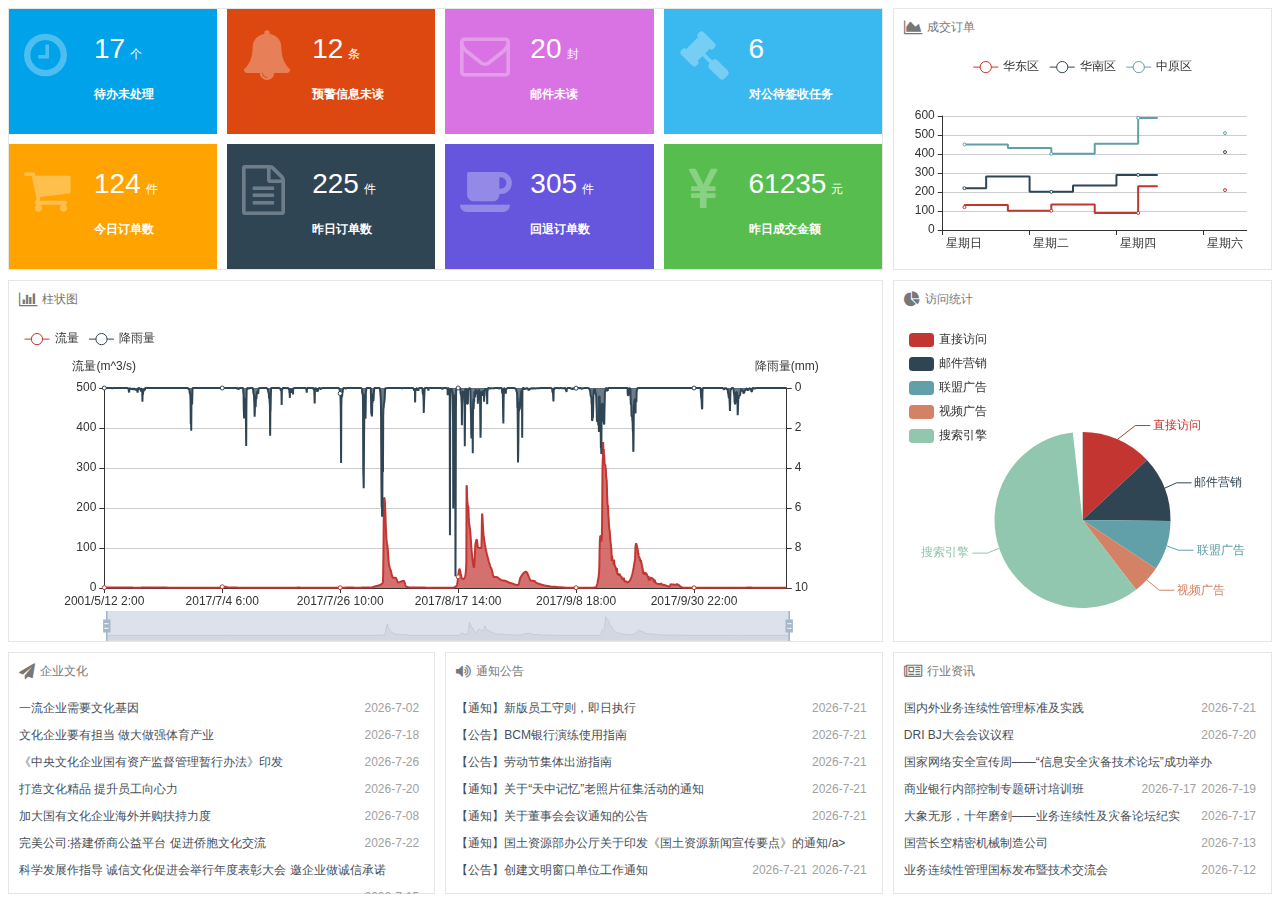
<file: dashboard.html>
﻿<!DOCTYPE html>
<html>
<head>
    <meta charset="utf-8">
    <meta http-equiv="X-UA-Compatible" content="IE=edge">
    <title>后台管理系统</title>
    <meta content="width=device-width, initial-scale=1, maximum-scale=1, user-scalable=no" name="viewport">
    <link rel="stylesheet" href="assets/css/font-awesome.min.css">
    <link rel="stylesheet" href="assets/css/dashboard.css">
    
</head>
<body>
    <div id="areascontent">
        <div class="rows" style="margin-bottom: 0.8%; overflow: hidden;">
            <div style="float: left; width: 69.2%;">
                <div class="panel-box" style="height: 100%; overflow: hidden;">
                    <div class="dashboard-stats">
                        <div class="dashboard-stats-item" style="background-color:#00A2E9;">
                            <div class="stat-icon">
                                <i class="fa fa-clock-o"></i>
                            </div>
                            <h2 class="m-top-none">17<span>个</span></h2>
                            <h5>待办未处理</h5>
                        </div>
                    </div>
                    <div class="dashboard-stats">
                        <div class="dashboard-stats-item" style="background-color:#DD4810;">
                            <h2 class="m-top-none">12<span>条</span></h2>
                            <h5>预警信息未读</h5>
                            <div class="stat-icon">
                                <i class="fa fa-bell"></i>
                            </div>
                        </div>
                    </div>
                    <div class="dashboard-stats">
                        <div class="dashboard-stats-item" style="background-color:#D972E3;">
                            <h2 class="m-top-none">20<span>封</span></h2>
                            <h5>邮件未读</h5>
                            <div class="stat-icon">
                                <i class="fa fa-envelope-o"></i>
                            </div>
                        </div>
                    </div>
                    <div class="dashboard-stats">
                        <div class="dashboard-stats-item" style="background-color:#3AB9F1; margin-right: 0px;">
                            <h2 class="m-top-none">6</h2>
                            <h5>对公待签收任务</h5>
                            <div class="stat-icon">
                                <i class="fa fa-gavel"></i>
                            </div>
                        </div>
                    </div>
                    <div class="dashboard-stats">
                        <div class="dashboard-stats-item" style="background-color:#FFA300; margin-bottom: 0px;">
                            <h2 class="m-top-none">124<span>件</span></h2>
                            <h5>今日订单数</h5>
                            <div class="stat-icon">
                                <i class="fa fa-shopping-cart"></i>
                            </div>
                        </div>
                    </div>
                    <div class="dashboard-stats">
                        <div class="dashboard-stats-item" style="background-color:#2F4554; margin-bottom: 0px;">
                            <h2 class="m-top-none">225<span>件</span></h2>
                            <h5>昨日订单数</h5>
                            <div class="stat-icon">
                                <i class="fa fa-file-text-o"></i>
                            </div>
                        </div>
                    </div>
                    <div class="dashboard-stats">
                        <div class="dashboard-stats-item" style="background-color:#6656DD; margin-bottom: 0px;">
                            <h2 class="m-top-none">305<span>件</span></h2>
                            <h5>回退订单数</h5>
                            <div class="stat-icon">
                                <i class="fa fa-coffee"></i>
                            </div>
                        </div>
                    </div>
                    <div class="dashboard-stats">
                        <div class="dashboard-stats-item" style="background-color:#56BD4E; margin-right: 0px; margin-bottom: 0px;">
                            <h2 class="m-top-none">61235<span>元</span></h2>
                            <h5>昨日成交金额</h5>
                            <div class="stat-icon">
                                <i class="fa fa-rmb" style="padding-left: 10px;"></i>
                            </div>
                        </div>
                    </div>
                </div>
            </div>
            <div style="float: right; width: 30%;">
                <div class="panel-box" style="height:260px;">
                    <div class="panel panel-default">
                        <div class="panel-heading"><i class="fa fa-area-chart fa-lg" style="padding-right: 5px;"></i>成交订单</div>
                        <div class="panel-body">
                            <div id="Canvas2" style="height: 200px; width: 100%;"></div>
                        </div>
                    </div>
                </div>
            </div>
        </div>
        <div class="rows" style="margin-bottom: 0.8%; overflow: hidden;">
            <div style="float: left; width: 69.2%;">
                <div class="panel-box" style="height:360px;">
                    <div class="panel panel-default">
                        <div class="panel-heading"><i class="fa fa-bar-chart fa-lg" style="padding-right: 5px;"></i>柱状图</div>
                        <div class="panel-body">
                            <div id="Canvas3" style="height:320px; width: 100%;"></div>
                        </div>
                    </div>
                </div>
            </div>
            <div style="float: right; width: 30%;">
                <div class="panel-box" style="height:360px;">
                    <div class="panel panel-default">
                        <div class="panel-heading"><i class="fa fa-pie-chart fa-lg" style="padding-right: 5px;"></i>访问统计</div>
                        <div class="panel-body">
                            <div id="chart-panel" style="height:320px;width: 100%;"></div>
                        </div>
                    </div>
                </div>
                
            </div>
        </div>

        <div class="rows" style="overflow: hidden;">
            <div style="float: left; width: 33.8%; margin-right: 0.8%;">
                <div class="panel-box" style="height: 240px;">
                    <div class="panel panel-default">
                        <div class="panel-heading"><i class="fa fa-send fa-lg" style="padding-right: 5px;"></i>企业文化</div>
                        <div class="panel-body">
                            <ul>
                                <li><a href="javascript:;" target="_blank">
                                一流企业需要文化基因</a><span class="time"><i class="Years">2017-4</i>-02</span></li>
                                <li><a href="javascript:;" target="_blank">文化企业要有担当 做大做强体育产业</a><span class="time"><i class="Years">2017-4</i>-18</span></li>
                                <li><a href="javascript:;" target="_blank">《中央文化企业国有资产监督管理暂行办法》印发</a><span class="time"><i class="Years">2017-4</i>-26</span></li>
                                <li><a href="javascript:;" target="_blank">打造文化精品 提升员工向心力</a><span class="time"><i class="Years">2017-4</i>-20</span></li>
                                <li><a href="javascript:;" target="_blank">加大国有文化企业海外并购扶持力度</a><span class="time"><i class="Years">2017-4</i>-08</span></li>
                                <li><a href="javascript:;" target="_blank">完美公司:搭建侨商公益平台 促进侨胞文化交流</a><span class="time"><i class="Years">2017-4</i>-22</span></li>
                                <li><a href="javascript:;" target="_blank">科学发展作指导 诚信文化促进会举行年度表彰大会 邀企业做诚信承诺</a><span class="time"><i class="Years">2017-4</i>-15</span></li>
                            </ul>
                        </div>
                    </div>
                </div>
            </div>
            <div style="float: left; width: 34.6%; margin-right: 0.8%;">
                <div class="panel-box" style="height: 240px;">
                    <div class="panel panel-default">
                        <div class="panel-heading"><i class="fa fa-volume-up fa-lg" style="padding-right: 5px;"></i>通知公告</div>
                        <div class="panel-body">
                            <ul>
                                <li><a href="javascript:;" target="_blank">【通知】新版员工守则，即日执行</a><span class="time"><i class="Years">2017-4</i>-21</span></li>
                                <li><a href="javascript:;" target="_blank">【公告】BCM银行演练使用指南</a><span class="time"><i class="Years">2017-4</i>-21</span></li>
                                <li><a href="javascript:;" target="_blank">【公告】劳动节集体出游指南</a><span class="time"><i class="Years">2017-4</i>-21</span></li>
                                <li><a href="javascript:;" target="_blank">【通知】关于“天中记忆”老照片征集活动的通知</a><span class="time"><i class="Years">2017-4</i>-21</span></li>
                                <li><a href="javascript:;" target="_blank">【通知】关于董事会会议通知的公告</a><span class="time"><i class="Years">2017-4</i>-21</span></li>
                                <li><a href="javascript:;" target="_blank">【通知】国土资源部办公厅关于印发《国土资源新闻宣传要点》的通知/a><span class="time"><i class="Years">2017-4</i>-21</span></li>
                                <li><a href="javascript:;" target="_blank">【公告】创建文明窗口单位工作通知</a><span class="time"><i class="Years">2017-4</i>-21</span></li>
                            </ul>
                        </div>
                    </div>
                </div>
            </div>
            <div style="float: right; width: 30%;">
                <div class="panel-box" style="height: 240px;">
                    <div class="panel panel-default">
                        <div class="panel-heading"><i class="fa fa-newspaper-o fa-lg" style="padding-right: 5px;"></i>行业资讯</div>
                        <div class="panel-body">
                            <ul>
                                <li><a href="javascript:;" target="_blank">国内外业务连续性管理标准及实践</a><span class="time"><i class="Years">2017-4</i>-21</span></li>
                                <li><a href="javascript:;" target="_blank">DRI BJ大会会议议程</a><span class="time"><i class="Years">2017-4</i>-20</span></li>
                                <li><a href="javascript:;" target="_blank">国家网络安全宣传周——“信息安全灾备技术论坛”成功举办</a><span class="time"><i class="Years">2017-4</i>-19</span></li>
                                <li><a href="javascript:;" target="_blank">商业银行内部控制专题研讨培训班</a><span class="time"><i class="Years">2017-4</i>-17</span></li>
                                <li><a href="javascript:;" target="_blank">大象无形，十年磨剑——业务连续性及灾备论坛纪实</a><span class="time"><i class="Years">2017-4</i>-17</span></li>
                                <li><a href="javascript:;" target="_blank">国营长空精密机械制造公司</a><span class="time"><i class="Years">2017-4</i>-13</span></li>
                                <li><a href="javascript:;" target="_blank">业务连续性管理国标发布暨技术交流会</a><span class="time"><i class="Years">2017-4</i>-12</span></li>
                            </ul>
                        </div>
                    </div>
                </div>
            </div>
        </div>
    </div>


<script src="assets/js/jquery2.1.1.js" type="text/javascript"></script>
<script src="assets/js/echarts.min.js"></script>
<script src="assets/js/charts/Chart.js"></script>
<script src="assets/js/dashboard.js"></script>

</body>
</html>
</file>
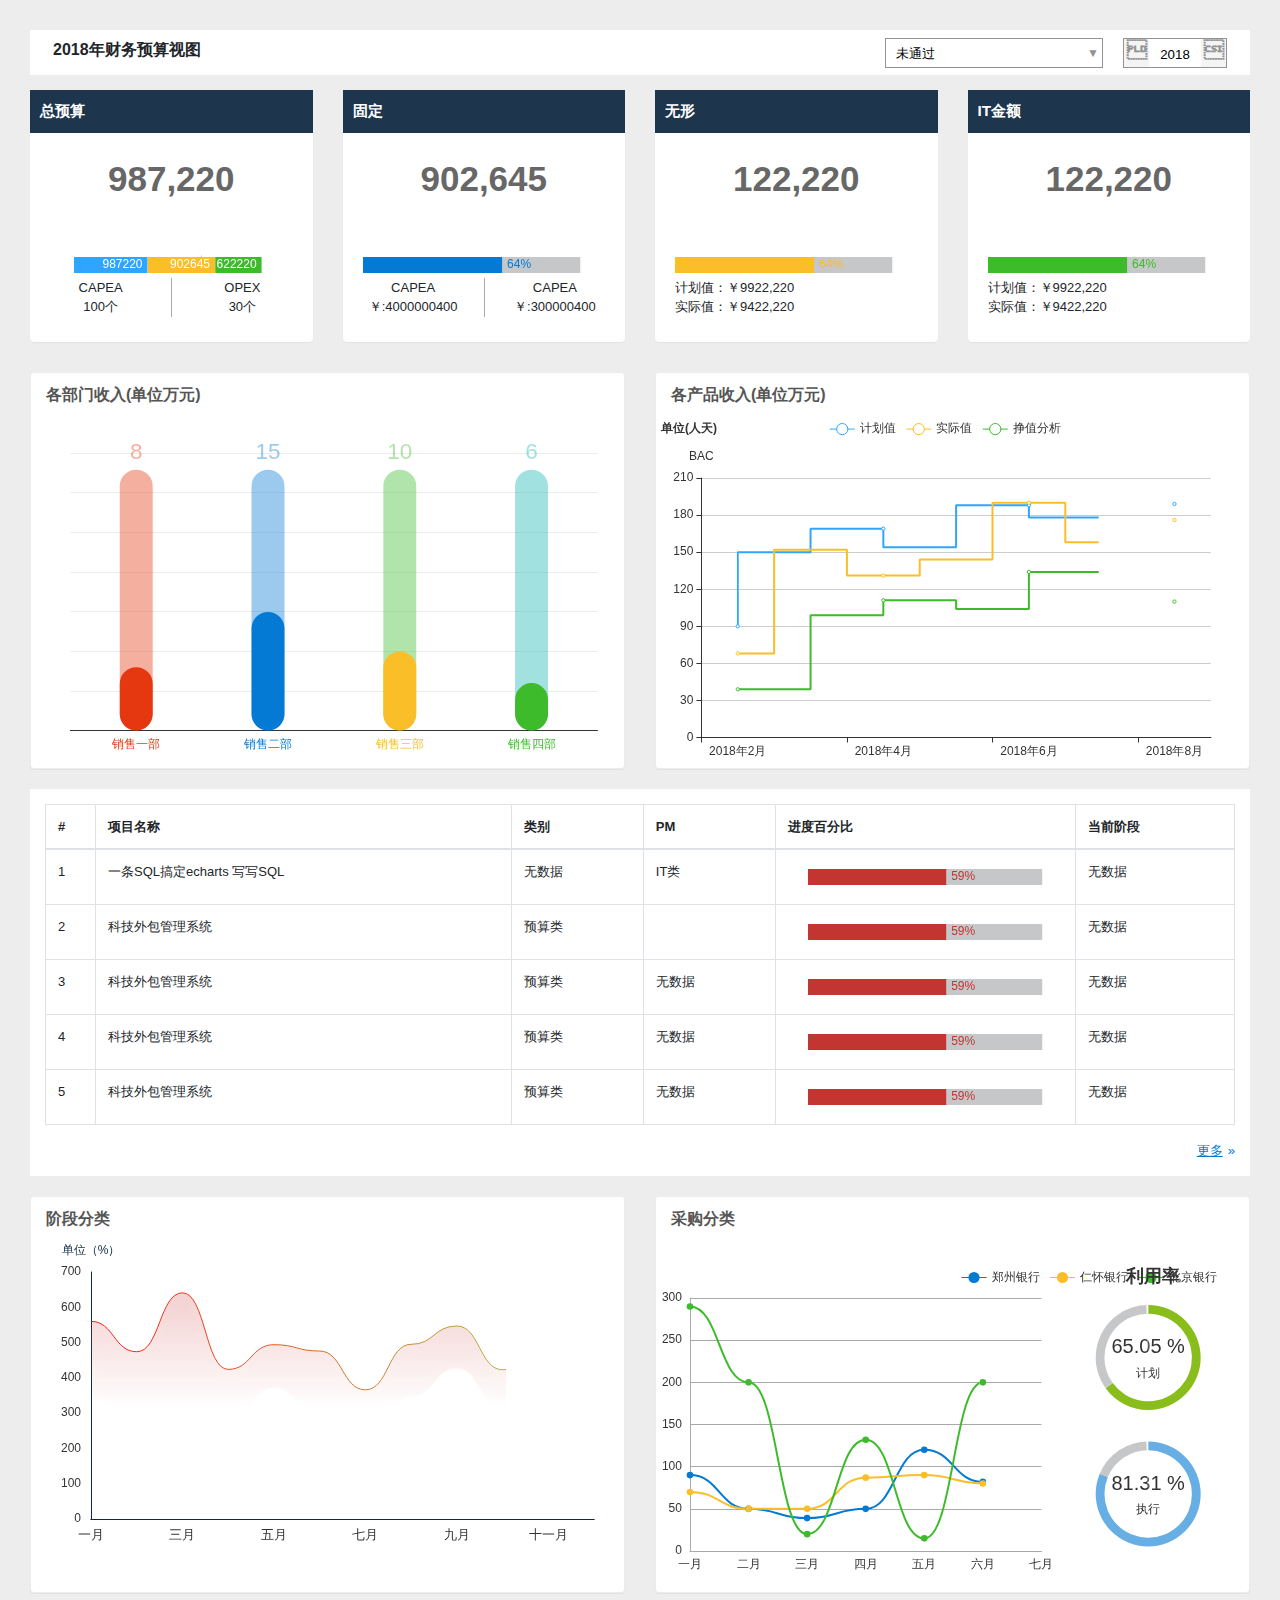
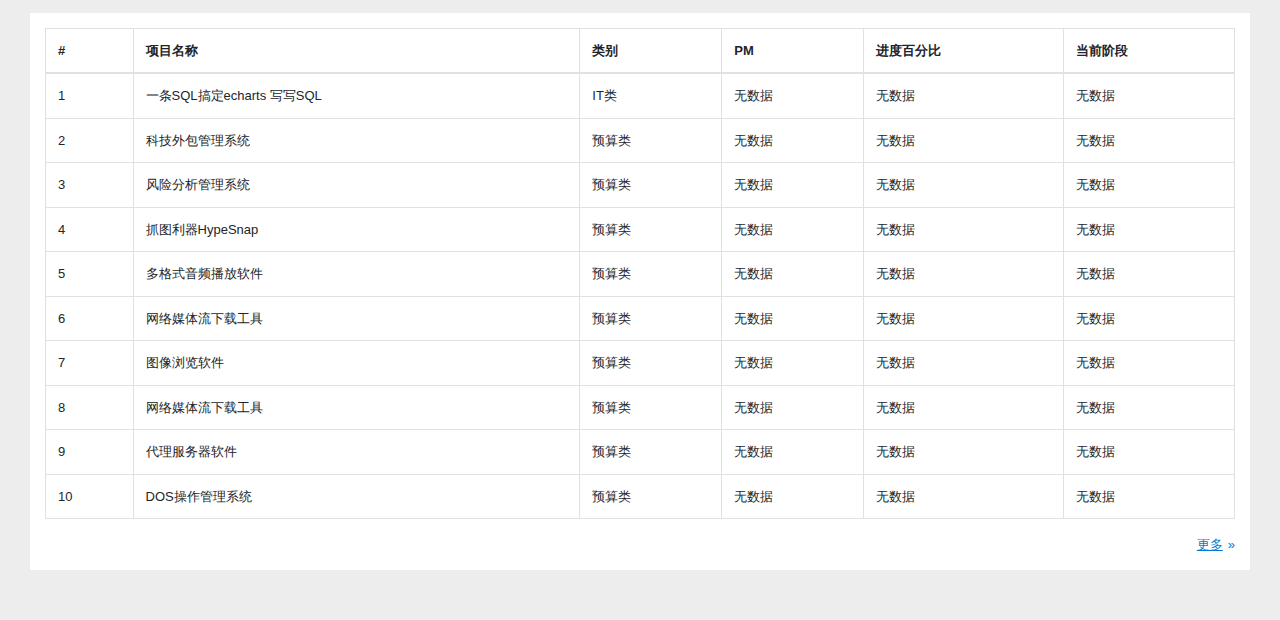
<file: kanban.html>
﻿<!DOCTYPE html>
<html xmlns="http://www.w3.org/1999/xhtml">

<head>
    <meta charset="utf-8" />
    <meta name="viewport" content="width=device-width, initial-scale=1.0" />
	<meta content="" name="description" />
    <meta content="webthemez" name="author" />
    <title>视图看板</title>
    <link href="assets/css/grid.css" rel="stylesheet" />
    <link rel="stylesheet" href="assets/css/kanban.css">
</head>

<body>
<div id="51vui-View">
	<div id="page-51vui-View">
        <div id="page-inner">
            <!-- 头部 -->
            <div class="row ">
                <div class="headerBar">
                    <div class="col-md-6 col-sm-12 col-xs-12">
                        <h3 class="h3">2018年财务预算视图</h3>
                    </div>
                    <div class="col-md-6 col-sm-12 col-xs-12">
                        <div class="years">
                            <input type="text" class="spinnerExample"/>
                        </div>
                        <div class="profile">
                            <div class="filter-box">
                                <div class="filter-text">
                                    <input class="filter-title" type="text" readonly placeholder="pleace select" />
                                    <i class="icon icon-filter-arrow"></i>
                                </div>
                                <select name="filter">
                                    <option value="new" disabled>禁用效果</option>
                                    <option value="unaudited">未审核</option>
                                    <option value="nothrough" selected>未通过</option>
                                    <option value="audit">正在审核</option>
                                    <option value="audited">已审核</option>
                                    <option value="passed">已通过</option>
                                    <option value="1">酷设网</option>
                                    <option value="2">酷设网A</option>
                                    <option value="3">酷设网B</option>
                                    <option value="4">酷设网C</option>
                                    <option value="5">酷设网S</option>
                                    <option value="6">酷设网D</option>
                                </select>
                            </div>
                        </div>
                    </div>
                </div>
            </div>
            <!-- //头部 -->

            <!-- 总预算 -->
            <div class="row">
                <div class="col-md-3 col-sm-12 col-xs-12">
				    <div class="board">
                        <div class="panel panel-primary">
                            <h3 class="panel-title">总预算</h3> 
                            <div class="number">
                                <h3>987,220</h3>
                            </div>
                            <div id="budget"></div>
                            <div class="indicateNum">
                                <div class="rows">
                                    CAPEA<br/>
                                    100个
                                </div>
                                <div class="rows line">
                                    OPEX<br/>
                                    30个
                                </div>
                            </div>
                        </div>
					</div>
                </div>

                <div class="col-md-3 col-sm-12 col-xs-12">
                    <div class="board">
                        <div class="panel panel-primary">
                            <h3 class="panel-title">固定</h3> 
                            <div class="number">
                                <h3>902,645</h3>
                            </div>
                            <div id="fixation"></div>
                            <div class="indicateNum">
                                <div class="rows">
                                    CAPEA<br/>
                                    ￥:4000000400
                                </div>
                                <div class="rows line">
                                    CAPEA<br/>
                                    ￥:300000400
                                </div>
                            </div>
                        </div>
					</div>
                </div>

                <div class="col-md-3 col-sm-12 col-xs-12">
					<div class="board">
                        <div class="panel panel-primary">
                            <h3 class="panel-title">无形</h3> 
                            <div class="number">
                                <h3>122,220</h3>
                            </div>
                            <div id="invisible"></div>
                            <div class="indicateNum pad20p">
                                <div>计划值：￥9922,220</div>
                                <div>实际值：￥9422,220 </div>
                            </div>
                        </div>
					</div>
                </div>

                <div class="col-md-3 col-sm-12 col-xs-12">
                    <div class="board">
                        <div class="panel panel-primary">
                            <h3 class="panel-title">IT金额</h3> 
                            <div class="number">
                                <h3>122,220</h3>
                            </div>
                            <div id="itsum"></div>
                            <div class="indicateNum pad20p">
                                <div>计划值：￥9922,220</div>
                                <div>实际值：￥9422,220 </div>
                            </div>
                        </div>
                    </div>
                </div>
            </div>
            <!-- //总预算 -->

            <!-- 类别 -->
            <div class="row">
                <div class="col-sm-6 col-xs-12">  
                    <div class="panel panel-default chartJs">
                        <div class="panel-heading">
                            <div class="card-title">
                                <div class="title">各部门收入(单位万元)</div>
                            </div>
                        </div>
                        <div class="panel-body">
                            <span id="chartWork" class="chart" style="width:100%;height:350px;"></span>
                        </div>
                    </div>
                </div>
                <div class="col-sm-6 col-xs-12">
                    <div class="panel panel-default chartJs">
                        <div class="panel-heading">
                            <div class="card-title">
                                <div class="title">各产品收入(单位万元)</div>
                            </div>
                        </div>
                        <div class="panel-body">
                            <spn id="analysisChart" class="chart" style="width:100%;height:350px;"></span>
                        </div>
                    </div>
                </div>
                <div class="col-sm-12">
                    <div class="tableRow">
                        <table class="table table-bordered">
                            <thead>
                                <tr>
                                    <th style="width:50px;">#</th>
                                    <th>项目名称</th>
                                    <th>类别</th>
                                    <th>PM</th>
                                    <th style="width:300px">进度百分比</th>
                                    <th>当前阶段</th>
                                </tr>
                            </thead>
                            <tbody>
                                <tr>
                                    <td>1</td>
                                    <td>一条SQL搞定echarts 写写SQL</td>
                                    <td>无数据</td>
                                    <td>IT类</td>
                                    <td>
                                        <div id="tbProgress1" class="tbPbar"></div>
                                    </td>
                                    <td>无数据</td>
                                </tr>
                                <tr>
                                    <td>2</td>
                                    <td>科技外包管理系统</td>
                                    <td>预算类</td>
                                    <td></td>
                                    <td><div id="tbProgress2" class="tbPbar"></div></td>
                                    <td>无数据</td>
                                </tr>
                                <tr>
                                    <td>3</td>
                                    <td>科技外包管理系统</td>
                                    <td>预算类</td>
                                    <td>无数据</td>
                                    <td><div id="tbProgress3" class="tbPbar"></div></td>
                                    <td>无数据</td>
                                </tr>
                                <tr>
                                    <td>4</td>
                                    <td>科技外包管理系统</td>
                                    <td>预算类</td>
                                    <td>无数据</td>
                                    <td><div id="tbProgress4" class="tbPbar"></div></td>
                                    <td>无数据</td>
                                </tr>
                                <tr>
                                    <td>5</td>
                                    <td>科技外包管理系统</td>
                                    <td>预算类</td>
                                    <td>无数据</td>
                                    <td><div id="tbProgress5" class="tbPbar"></div></td>
                                    <td>无数据</td>
                                </tr>
                            </tbody>
                        </table>
                        <a href="javasript:;">更多 </a>
                    </div>
                </div>
            </div>
            <!-- //类别 -->
			
            <!-- 采购 -->
			<div class="row">
			    <div class="col-md-6 col-xs-12">
					<div class="panel panel-default">
						<div class="panel-heading">阶段分类</div>
						<div class="panel-body">
							<div id="wc-line-chart" style="width:100%;height:350px;"></div>
						</div>
                    </div>   
				</div>

                <div class="col-md-6 col-xs-12">
                    <div class="panel panel-default">
                        <div class="panel-heading">采购分类</div>
                        <div class="panel-body">
                            <div id="defect-chart" style="width:100%;height:350px;"></div>
                        </div>
                    </div>  
				</div>

                <div class="col-sm-12">
                    <div class="tableRow">
                        <table class="table table-bordered">
                            <thead>
                                <tr>
                                    <th>#</th>
                                    <th>项目名称</th>
                                    <th>类别</th>
                                    <th>PM</th>
                                    <th>进度百分比</th>
                                    <th>当前阶段</th>
                                </tr>
                            </thead>
                            <tbody>
                                <tr>
                                    <td>1</td>
                                    <td>一条SQL搞定echarts 写写SQL</td>
                                    <td>IT类</td>
                                    <td>无数据</td>
                                    <td>无数据</td>
                                    <td>无数据</td>
                                </tr>
                                <tr>
                                    <td>2</td>
                                    <td>科技外包管理系统</td>
                                    <td>预算类</td>
                                    <td>无数据</td>
                                    <td>无数据</td>
                                    <td>无数据</td>
                                </tr>
                                <tr>
                                    <td>3</td>
                                    <td>风险分析管理系统</td>
                                    <td>预算类</td>
                                    <td>无数据</td>
                                    <td>无数据</td>
                                    <td>无数据</td>
                                </tr>
                                <tr>
                                    <td>4</td>
                                    <td>抓图利器HypeSnap</td>
                                    <td>预算类</td>
                                    <td>无数据</td>
                                    <td>无数据</td>
                                    <td>无数据</td>
                                </tr>
                                <tr>
                                    <td>5</td>
                                    <td>多格式音频播放软件</td>
                                    <td>预算类</td>
                                    <td>无数据</td>
                                    <td>无数据</td>
                                    <td>无数据</td>
                                </tr>
                                <tr>
                                    <td>6</td>
                                    <td>网络媒体流下载工具</td>
                                    <td>预算类</td>
                                    <td>无数据</td>
                                    <td>无数据</td>
                                    <td>无数据</td>
                                </tr>
                                <tr>
                                    <td>7</td>
                                    <td>图像浏览软件</td>
                                    <td>预算类</td>
                                    <td>无数据</td>
                                    <td>无数据</td>
                                    <td>无数据</td>
                                </tr>
                                <tr>
                                    <td>8</td>
                                    <td>网络媒体流下载工具</td>
                                    <td>预算类</td>
                                    <td>无数据</td>
                                    <td>无数据</td>
                                    <td>无数据</td>
                                </tr>
                                <tr>
                                    <td>9</td>
                                    <td>代理服务器软件</td>
                                    <td>预算类</td>
                                    <td>无数据</td>
                                    <td>无数据</td>
                                    <td>无数据</td>
                                </tr>
                                <tr>
                                    <td>10</td>
                                    <td>DOS操作管理系统</td>
                                    <td>预算类</td>
                                    <td>无数据</td>
                                    <td>无数据</td>
                                    <td>无数据</td>
                                </tr>
                            </tbody>
                        </table>
                        <a href="javasript:;">更多 </a>
                    </div>
                </div>
			</div> 
            <!-- //采购 -->
		 
        </div>
        <!-- /. PAGE INNER  -->
    </div>
    <!-- /. PAGE 51vui-View  -->
</div>
<!-- /. 51vui-View  -->

<script src="assets/js/jquery2.1.1.js" type="text/javascript"></script>
<script src="assets/js/echarts.min.js" type="text/javascript"></script>
<script src="assets/js/custom.js" type="text/javascript"></script>
<script src="assets/js/jquery.spinner.js" type="text/javascript"></script>

<script type="text/javascript">
    $('.spinnerExample').spinner({});
    //这里是初始化下拉
    $('.filter-box').selectFilter({
        callBack : function (val){
            //返回选择的值
            console.log(val+'-是返回的值')
        }
    });

</script>

</body>

</html>
</file>
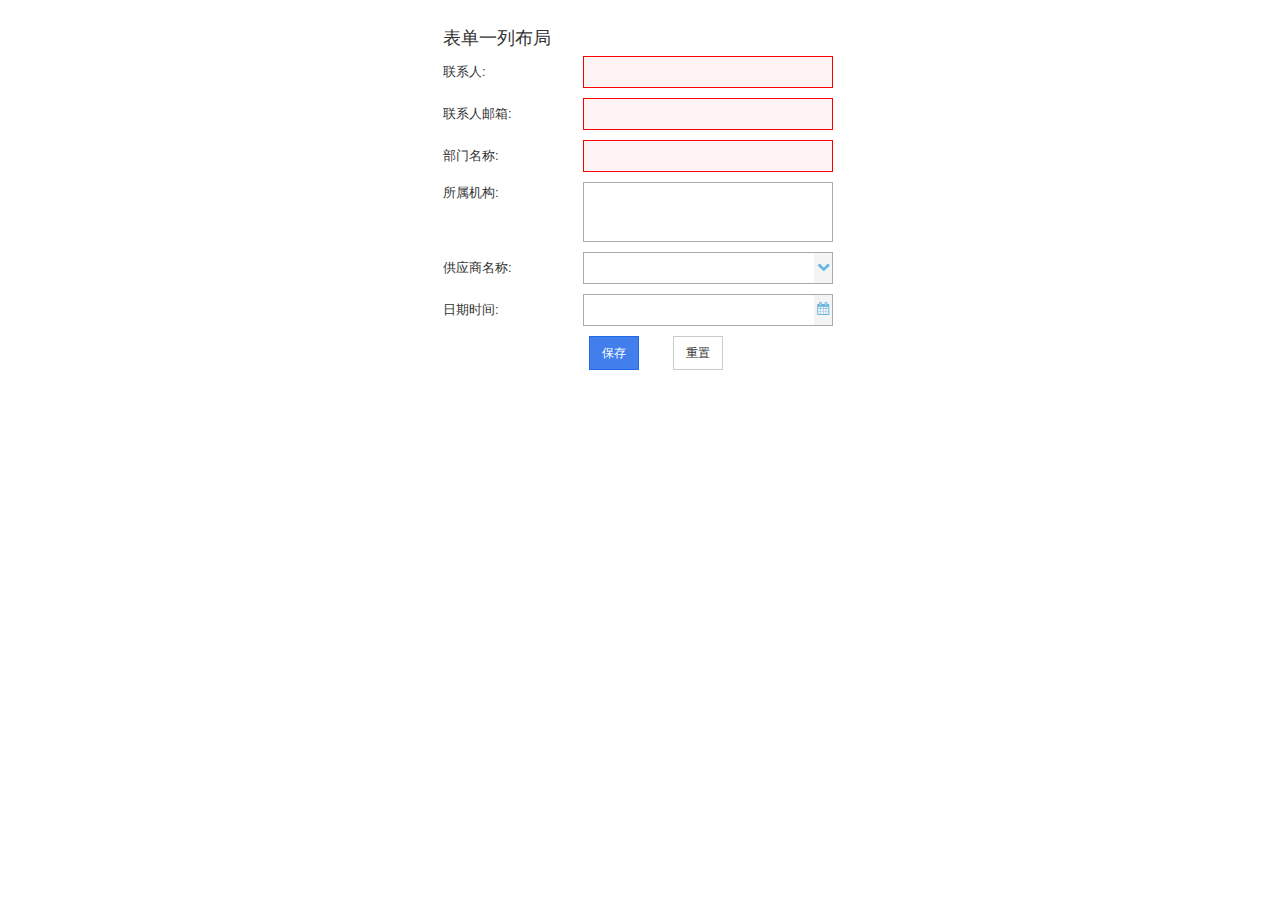
<file: demo/form1.html>
<!DOCTYPE html>
<html>
<head>
<meta charset="UTF-8">
<title>表单一列布局</title>
<link href="../assets/css/reset.css" rel="stylesheet" type="text/css" />
<link href="../assets/js/themes/default/easyui.css" rel="stylesheet" type="text/css" />
<link href="../assets/css/font-awesome.min.css" rel="stylesheet" type="text/css" />
<link href="../assets/css/layout.css" rel="stylesheet" type="text/css" />
</head>
<body class="padding10">
<div class="form1-column">
	<h2>表单一列布局</h2>
	<form id="ff" method="post">
		<div class="form-column1">
			<div class="form-column-left">
				<input class="easyui-textbox" name="name" style="width:100%" data-options="label:'联系人:',required:true">
			</div>
		</div>
		<div class="form-column1">
			<div class="form-column-left">
			<input class="easyui-textbox" name="email" style="width:100%" data-options="label:'联系人邮箱:',required:true,validType:'email'">
		</div>
		<div class="form-column1">
			<div class="form-column-left">
				<input class="easyui-textbox" name="subject" style="width:100%" data-options="label:'部门名称:',required:true">
			</div>
		</div>
		<div class="form-column1">
			<div class="form-column-left">
				<input class="easyui-textbox" name="message" style="width:100%;height:60px" data-options="label:'所属机构:',multiline:true">
			</div>
		</div>
		<div class="form-column1">
			<div class="form-column-left">
				<input type="text" id="selest-item" name="" class="easyui-combobox" name="language" label="供应商名称:" style="width:100%;" />
			</div>
		</div>
		<div class="form-column1">
			<div class="form-column-left">
				<input type="text" class="easyui-combobox easyui-datetimebox"" name="time" label="日期时间:" style="width:100%;" />
			</div>
		</div>
		<div class="form-btnBar pl75">
			<a href="javascript:;" class="easyui-linkbutton btnPrimary" onclick="loadRemote()">保存</a>
			<a href="javascript:;" class="easyui-linkbutton btnDefault" onclick="clearForm()">重置</a>
		</div>
	</form>
</div>

<script src="../assets/js/jquery2.1.1.js" type="text/javascript"></script>
<script src="../assets/js/jquery.easyui.min.js" type="text/javascript"></script>
<script src="../assets/json/combobox_data.js" type="text/javascript"></script>
<script  type="text/javascript">
// $(document).ready(function(){
		$('#selest-item').combobox({
			data:companyNemw,
			valueField:'id',
			textField:'text'
		});
		function loadLocal(){
			$('#ff').form('load',{
				name:'Poya',
				email:'djcbp@163.com',
				subject:'subject',
				message:'message',
				language:'en'
			});
		}
		function loadRemote(){
			$('#ff').form('load', 'assets/json/form_data.json');
		}
		function clearForm(){
			$('#ff').form('clear');
		}
// });
</script>
</body>
</html>
</file>
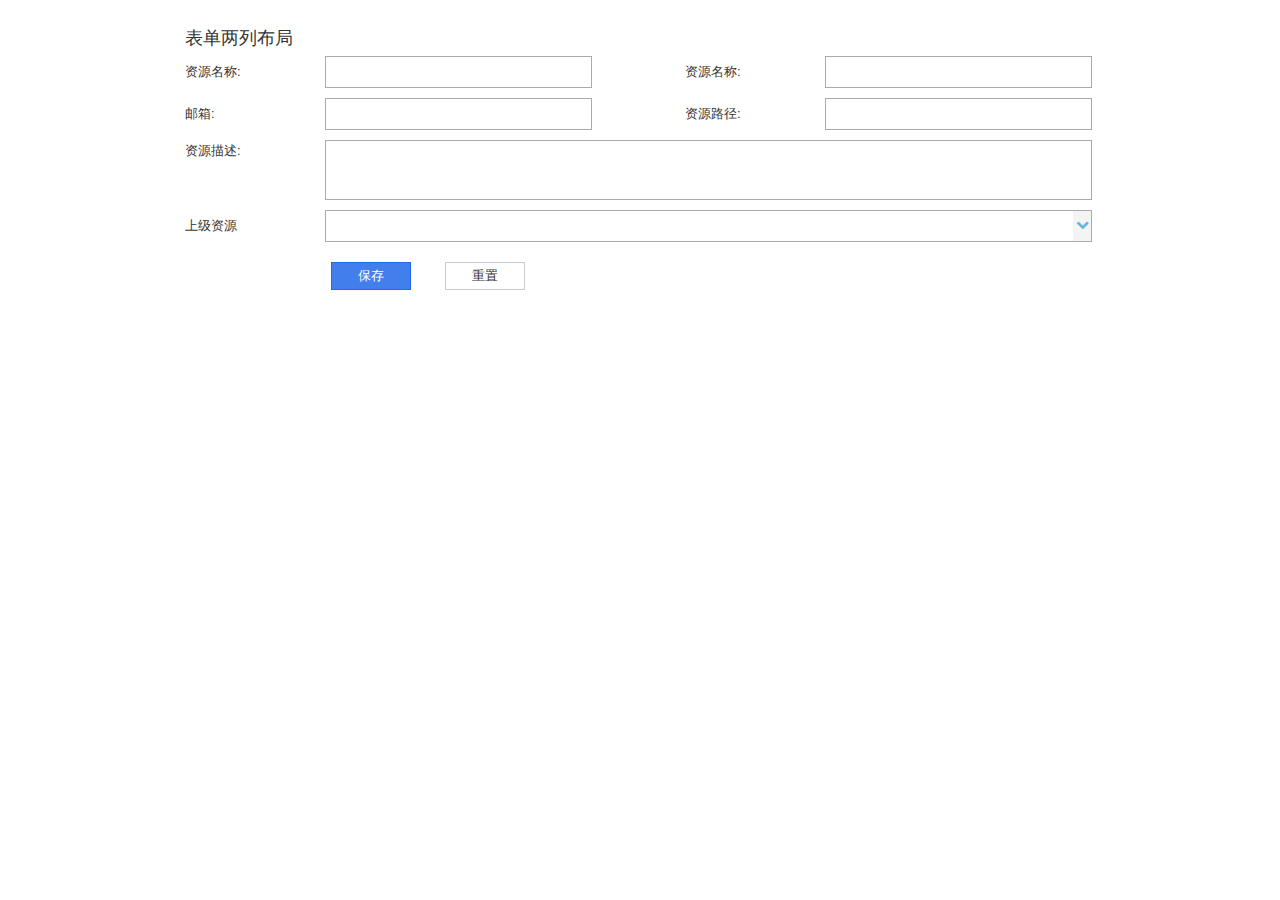
<file: demo/form2-column.html>
<!DOCTYPE html>
<html>
<head>
<meta charset="UTF-8">
<title>表单两列布局</title>
<link href="../assets/css/reset.css" rel="stylesheet" type="text/css" />
<link href="../assets/js/themes/default/easyui.css" rel="stylesheet" type="text/css" />
<link href="../assets/css/font-awesome.min.css" rel="stylesheet" type="text/css" />
<link href="../assets/css/layout.css" rel="stylesheet" type="text/css" />
</head>
<body class="padding10">

	
	<div class="form2-column" title="表单示例">
		<h2>表单两列布局</h2>
		<form id="vui_sample" class="easyui-form" method="post" data-options="novalidate:true">
			<div class="form-column2">
				<div class="form-column-left">
					<input class="easyui-textbox" name="name" style="width:100%" data-options="label:'资源名称:',required:true">
				</div>
				<div class="form-column-left fm-left">
					<input class="easyui-textbox" name="name" style="width:100%" data-options="label:'资源名称:',required:true">
				</div>
			</div>
			<div class="form-column2">
				<div class="form-column-left">
					<input class="easyui-textbox" name="email" style="width:100%" data-options="label:'邮箱:',required:true,validType:'email'">
				</div>
				<div class="form-column-left fm-left">
					<input class="easyui-textbox" name="subject" style="width:100%" data-options="label:'资源路径:',required:true">
				</div>
			</div>
			<div class="form-column1">
				<div class="form-column-left">
					<input class="easyui-textbox" name="message" style="width:100%;height:60px" data-options="label:'资源描述:',multiline:true">
				</div>
			</div>
			<div class="form-column1">
				<div class="form-column-left">
					<input type="text" id="selest-item" name="" class="easyui-combobox" name="language" label="上级资源" style="width:100%;" />
				</div>
			</div>
			<div class="form-btnBar pl75">
				<input type="submit" name="" value="保存" class="easyui-linkbutton btnPrimary" onclick="submitForm()" style="width:80px" />
				<input type="submit" name="" value="重置" class="easyui-linkbutton btnDefault" onclick="clearForm()" style="width:80px" />
			</div>
		</form>
	</div>

<script src="../assets/js/jquery2.1.1.js" type="text/javascript"></script>
<script src="../assets/js/jquery.easyui.min.js" type="text/javascript"></script>
<script src="../assets/json/combobox_data.js" type="text/javascript"></script>
<script  type="text/javascript">
// $(document).ready(function(){
		$('#selest-item').combobox({
			data:upMenuPath,
			valueField:'id',
			textField:'text'
		});
		function submitForm(){
			$('#vui_sample').form('submit',{
				onSubmit:function(){
					return $(this).form('enableValidation').form('validate');
				}
			});
		}
		function clearForm(){
			$('#vui_sample').form('clear');
		}
// });
</script>
</body>
</html>
</file>
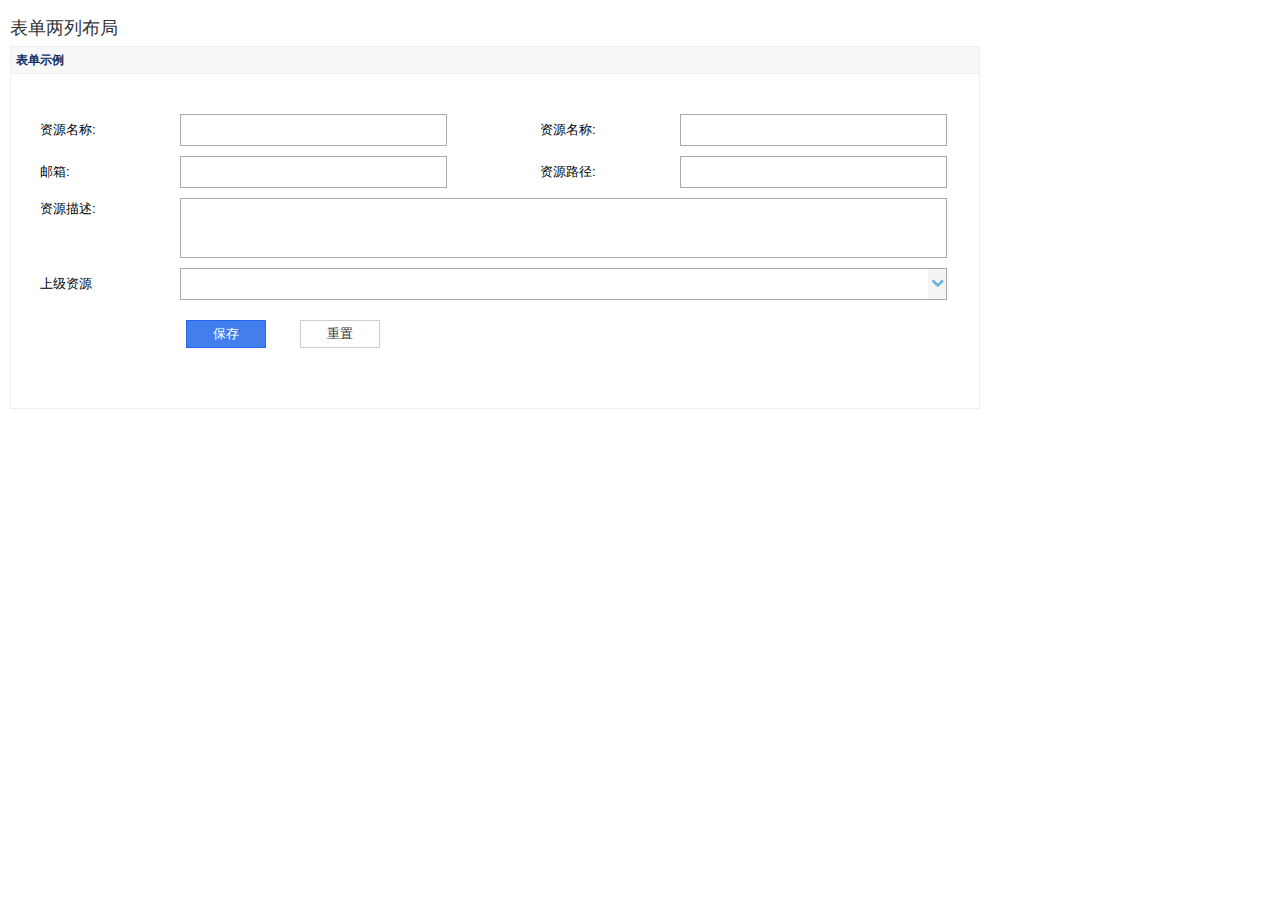
<file: demo/form2-column2.html>
<!DOCTYPE html>
<html>
<head>
<meta charset="UTF-8">
<title>表单两列布局</title>
<link href="../assets/css/reset.css" rel="stylesheet" type="text/css" />
<link href="../assets/js/themes/default/easyui.css" rel="stylesheet" type="text/css" />
<link href="../assets/css/font-awesome.min.css" rel="stylesheet" type="text/css" />
<link href="../assets/css/layout.css" rel="stylesheet" type="text/css" />
</head>
<body class="padding10">
<div class="row">
	<div class="col-md-12">
		<h2>表单两列布局</h2>
		<div class="easyui-panel" title="表单示例" style="width:100%;max-width:970px;padding:30px 10px;">
			<form id="vui_sample" class="easyui-form form2-column" method="post" data-options="novalidate:true">
				<div class="form-column2">
					<div class="form-column-left">
						<input class="easyui-textbox" name="name" style="width:100%" data-options="label:'资源名称:',required:true">
					</div>
					<div class="form-column-left fm-left">
						<input class="easyui-textbox" name="name" style="width:100%" data-options="label:'资源名称:',required:true">
					</div>
				</div>
				<div class="form-column2">
					<div class="form-column-left">
						<input class="easyui-textbox" name="email" style="width:100%" data-options="label:'邮箱:',required:true,validType:'email'">
					</div>
					<div class="form-column-left fm-left">
						<input class="easyui-textbox" name="subject" style="width:100%" data-options="label:'资源路径:',required:true">
					</div>
				</div>
				<div class="form-column1">
					<div class="form-column-left">
						<input class="easyui-textbox" name="message" style="width:100%;height:60px" data-options="label:'资源描述:',multiline:true">
					</div>
				</div>
				<div class="form-column1">
					<div class="form-column-left">
						<input type="text" id="selest-item" name="" class="easyui-combobox" name="language" label="上级资源" style="width:100%;" />
					</div>
				</div>
				<div class="form-btnBar pl75">
					<input type="submit" name="" value="保存" class="easyui-linkbutton btnPrimary" onclick="submitForm()" style="width:80px" />
					<input type="submit" name="" value="重置" class="easyui-linkbutton btnDefault" onclick="clearForm()" style="width:80px" />
				</div>
			</form>
		</div>
	</div>
</div>
	
		

<script src="../assets/js/jquery2.1.1.js" type="text/javascript"></script>
<script src="../assets/js/jquery.easyui.min.js" type="text/javascript"></script>
<script src="../assets/json/combobox_data.js" type="text/javascript"></script>
<script  type="text/javascript">
// $(document).ready(function(){
		$('#selest-item').combobox({
			data:upMenuPath,
			valueField:'id',
			textField:'text'
		});
		function submitForm(){
			$('#vui_sample').form('submit',{
				onSubmit:function(){
					return $(this).form('enableValidation').form('validate');
				}
			});
		}
		function clearForm(){
			$('#vui_sample').form('clear');
		}
// });
</script>
</body>
</html>
</file>
<file: assets/css/dashboard.css>
@charset "utf-8";
html,body{min-height:100%;-webkit-font-smoothing:antialiased;-moz-osx-font-smoothing:grayscale;font-family:"Helvetica Neue",Helvetica,Arial,"PingFang SC","Hiragino Sans GB","Heiti SC","Microsoft YaHei","FontAwesome","WenQuanYi Micro Hei",sans-serif;font-weight:400;font-size:12px}h1,h2,h3,h4,h5,h6,.h1,.h2,.h3,.h4,.h5,.h6{font-family:'Source Sans Pro',sans-serif}a{color:#475059;text-decoration:none}a:hover,a:active,a:focus{outline:none;text-decoration:none;color:#72afd2}.dashboard-stats{float:left;width:25%}.dashboard-stats-item{position:relative;overflow:hidden;color:#fff;cursor:pointer;height:105px;margin-right:10px;margin-bottom:10px;padding-left:15px;padding-top:20px}.dashboard-stats-item .m-top-none{margin-top:5px}.dashboard-stats-item h2{font-size:28px;font-family:inherit;line-height:1.1;font-weight:500;padding-left:70px}.dashboard-stats-item h2 span{font-size:12px;padding-left:5px}.dashboard-stats-item h5{font-size:12px;font-family:inherit;margin-top:1px;line-height:1.1;padding-left:70px}.dashboard-stats-item .stat-icon{position:absolute;top:18px;font-size:50px;opacity:.3}.dashboard-stats i.fa.stats-icon{width:50px;padding:20px;font-size:50px;text-align:center;color:#fff;height:50px;border-radius:10px}.panel-box{border:1px solid #e6e6e6;background-color:#fff}.panel-box:hover{border-color:#FF7400}.panel-default{border:none;border-radius:0px;margin-bottom:0px;box-shadow:none;-webkit-box-shadow:none}.panel-default > .panel-heading{color:#777;background-color:#fff;border-color:#e6e6e6;padding:10px 10px}.panel-default > .panel-body{padding:10px;padding-bottom:0px}.panel-default > .panel-body ul{overflow:hidden;padding:0;margin:0px;margin-top:-5px}.panel-default > .panel-body ul li{line-height:27px;list-style-type:none;white-space:nowrap;text-overflow:ellipsis}.panel-default > .panel-body ul li a:hover{color:#FF7400}.panel-default > .panel-body ul li .time{color:#a1a1a1;float:right;padding-right:5px}.panel-default > .panel-body ul li .time i{font-style:normal}
</file>
<file: assets/css/grid.css>
@charset "utf-8";
.row {
  display: -webkit-box;
  display: -ms-flexbox;
  display: flex;
  -ms-flex-wrap: wrap;
  flex-wrap: wrap;
  margin-right: -15px;
  margin-left: -15px;
}

.no-gutters {
  margin-right: 0;
  margin-left: 0;
}

.no-gutters > .col,
.no-gutters > [class*="col-"] {
  padding-right: 0;
  padding-left: 0;
}

.col-1, .col-2, .col-3, .col-4, .col-5, .col-6, .col-7, .col-8, .col-9, .col-10, .col-11, .col-12, .col,
.col-auto, .col-sm-1, .col-sm-2, .col-sm-3, .col-sm-4, .col-sm-5, .col-sm-6, .col-sm-7, .col-sm-8, .col-sm-9, .col-sm-10, .col-sm-11, .col-sm-12, .col-sm,
.col-sm-auto, .col-md-1, .col-md-2, .col-md-3, .col-md-4, .col-md-5, .col-md-6, .col-md-7, .col-md-8, .col-md-9, .col-md-10, .col-md-11, .col-md-12, .col-md,
.col-md-auto, .col-lg-1, .col-lg-2, .col-lg-3, .col-lg-4, .col-lg-5, .col-lg-6, .col-lg-7, .col-lg-8, .col-lg-9, .col-lg-10, .col-lg-11, .col-lg-12, .col-lg,
.col-lg-auto, .col-xl-1, .col-xl-2, .col-xl-3, .col-xl-4, .col-xl-5, .col-xl-6, .col-xl-7, .col-xl-8, .col-xl-9, .col-xl-10, .col-xl-11, .col-xl-12, .col-xl,
.col-xl-auto {
  position: relative;
  width: 100%;
  min-height: 1px;
  padding-right: 15px;
  padding-left: 15px;
}

.col {
  -ms-flex-preferred-size: 0;
  flex-basis: 0;
  -webkit-box-flex: 1;
  -ms-flex-positive: 1;
  flex-grow: 1;
  max-width: 100%;
}

.col-auto {
  -webkit-box-flex: 0;
  -ms-flex: 0 0 auto;
  flex: 0 0 auto;
  width: auto;
  max-width: none;
}

.col-1 {
  -webkit-box-flex: 0;
  -ms-flex: 0 0 8.333333%;
  flex: 0 0 8.333333%;
  max-width: 8.333333%;
}

.col-2 {
  -webkit-box-flex: 0;
  -ms-flex: 0 0 16.666667%;
  flex: 0 0 16.666667%;
  max-width: 16.666667%;
}

.col-3 {
  -webkit-box-flex: 0;
  -ms-flex: 0 0 25%;
  flex: 0 0 25%;
  max-width: 25%;
}

.col-4 {
  -webkit-box-flex: 0;
  -ms-flex: 0 0 33.333333%;
  flex: 0 0 33.333333%;
  max-width: 33.333333%;
}

.col-5 {
  -webkit-box-flex: 0;
  -ms-flex: 0 0 41.666667%;
  flex: 0 0 41.666667%;
  max-width: 41.666667%;
}

.col-6 {
  -webkit-box-flex: 0;
  -ms-flex: 0 0 50%;
  flex: 0 0 50%;
  max-width: 50%;
}

.col-7 {
  -webkit-box-flex: 0;
  -ms-flex: 0 0 58.333333%;
  flex: 0 0 58.333333%;
  max-width: 58.333333%;
}

.col-8 {
  -webkit-box-flex: 0;
  -ms-flex: 0 0 66.666667%;
  flex: 0 0 66.666667%;
  max-width: 66.666667%;
}

.col-9 {
  -webkit-box-flex: 0;
  -ms-flex: 0 0 75%;
  flex: 0 0 75%;
  max-width: 75%;
}

.col-10 {
  -webkit-box-flex: 0;
  -ms-flex: 0 0 83.333333%;
  flex: 0 0 83.333333%;
  max-width: 83.333333%;
}

.col-11 {
  -webkit-box-flex: 0;
  -ms-flex: 0 0 91.666667%;
  flex: 0 0 91.666667%;
  max-width: 91.666667%;
}

.col-12 {
  -webkit-box-flex: 0;
  -ms-flex: 0 0 100%;
  flex: 0 0 100%;
  max-width: 100%;
}

.order-first {
  -webkit-box-ordinal-group: 0;
  -ms-flex-order: -1;
  order: -1;
}

.order-last {
  -webkit-box-ordinal-group: 14;
  -ms-flex-order: 13;
  order: 13;
}

.order-0 {
  -webkit-box-ordinal-group: 1;
  -ms-flex-order: 0;
  order: 0;
}

.order-1 {
  -webkit-box-ordinal-group: 2;
  -ms-flex-order: 1;
  order: 1;
}

.order-2 {
  -webkit-box-ordinal-group: 3;
  -ms-flex-order: 2;
  order: 2;
}

.order-3 {
  -webkit-box-ordinal-group: 4;
  -ms-flex-order: 3;
  order: 3;
}

.order-4 {
  -webkit-box-ordinal-group: 5;
  -ms-flex-order: 4;
  order: 4;
}

.order-5 {
  -webkit-box-ordinal-group: 6;
  -ms-flex-order: 5;
  order: 5;
}

.order-6 {
  -webkit-box-ordinal-group: 7;
  -ms-flex-order: 6;
  order: 6;
}

.order-7 {
  -webkit-box-ordinal-group: 8;
  -ms-flex-order: 7;
  order: 7;
}

.order-8 {
  -webkit-box-ordinal-group: 9;
  -ms-flex-order: 8;
  order: 8;
}

.order-9 {
  -webkit-box-ordinal-group: 10;
  -ms-flex-order: 9;
  order: 9;
}

.order-10 {
  -webkit-box-ordinal-group: 11;
  -ms-flex-order: 10;
  order: 10;
}

.order-11 {
  -webkit-box-ordinal-group: 12;
  -ms-flex-order: 11;
  order: 11;
}

.order-12 {
  -webkit-box-ordinal-group: 13;
  -ms-flex-order: 12;
  order: 12;
}

.offset-1 {
  margin-left: 8.333333%;
}

.offset-2 {
  margin-left: 16.666667%;
}

.offset-3 {
  margin-left: 25%;
}

.offset-4 {
  margin-left: 33.333333%;
}

.offset-5 {
  margin-left: 41.666667%;
}

.offset-6 {
  margin-left: 50%;
}

.offset-7 {
  margin-left: 58.333333%;
}

.offset-8 {
  margin-left: 66.666667%;
}

.offset-9 {
  margin-left: 75%;
}

.offset-10 {
  margin-left: 83.333333%;
}

.offset-11 {
  margin-left: 91.666667%;
}

@media (min-width: 576px) {
  .col-sm {
    -ms-flex-preferred-size: 0;
    flex-basis: 0;
    -webkit-box-flex: 1;
    -ms-flex-positive: 1;
    flex-grow: 1;
    max-width: 100%;
  }
  .col-sm-auto {
    -webkit-box-flex: 0;
    -ms-flex: 0 0 auto;
    flex: 0 0 auto;
    width: auto;
    max-width: none;
  }
  .col-sm-1 {
    -webkit-box-flex: 0;
    -ms-flex: 0 0 8.333333%;
    flex: 0 0 8.333333%;
    max-width: 8.333333%;
  }
  .col-sm-2 {
    -webkit-box-flex: 0;
    -ms-flex: 0 0 16.666667%;
    flex: 0 0 16.666667%;
    max-width: 16.666667%;
  }
  .col-sm-3 {
    -webkit-box-flex: 0;
    -ms-flex: 0 0 25%;
    flex: 0 0 25%;
    max-width: 25%;
  }
  .col-sm-4 {
    -webkit-box-flex: 0;
    -ms-flex: 0 0 33.333333%;
    flex: 0 0 33.333333%;
    max-width: 33.333333%;
  }
  .col-sm-5 {
    -webkit-box-flex: 0;
    -ms-flex: 0 0 41.666667%;
    flex: 0 0 41.666667%;
    max-width: 41.666667%;
  }
  .col-sm-6 {
    -webkit-box-flex: 0;
    -ms-flex: 0 0 50%;
    flex: 0 0 50%;
    max-width: 50%;
  }
  .col-sm-7 {
    -webkit-box-flex: 0;
    -ms-flex: 0 0 58.333333%;
    flex: 0 0 58.333333%;
    max-width: 58.333333%;
  }
  .col-sm-8 {
    -webkit-box-flex: 0;
    -ms-flex: 0 0 66.666667%;
    flex: 0 0 66.666667%;
    max-width: 66.666667%;
  }
  .col-sm-9 {
    -webkit-box-flex: 0;
    -ms-flex: 0 0 75%;
    flex: 0 0 75%;
    max-width: 75%;
  }
  .col-sm-10 {
    -webkit-box-flex: 0;
    -ms-flex: 0 0 83.333333%;
    flex: 0 0 83.333333%;
    max-width: 83.333333%;
  }
  .col-sm-11 {
    -webkit-box-flex: 0;
    -ms-flex: 0 0 91.666667%;
    flex: 0 0 91.666667%;
    max-width: 91.666667%;
  }
  .col-sm-12 {
    -webkit-box-flex: 0;
    -ms-flex: 0 0 100%;
    flex: 0 0 100%;
    max-width: 100%;
  }
  .order-sm-first {
    -webkit-box-ordinal-group: 0;
    -ms-flex-order: -1;
    order: -1;
  }
  .order-sm-last {
    -webkit-box-ordinal-group: 14;
    -ms-flex-order: 13;
    order: 13;
  }
  .order-sm-0 {
    -webkit-box-ordinal-group: 1;
    -ms-flex-order: 0;
    order: 0;
  }
  .order-sm-1 {
    -webkit-box-ordinal-group: 2;
    -ms-flex-order: 1;
    order: 1;
  }
  .order-sm-2 {
    -webkit-box-ordinal-group: 3;
    -ms-flex-order: 2;
    order: 2;
  }
  .order-sm-3 {
    -webkit-box-ordinal-group: 4;
    -ms-flex-order: 3;
    order: 3;
  }
  .order-sm-4 {
    -webkit-box-ordinal-group: 5;
    -ms-flex-order: 4;
    order: 4;
  }
  .order-sm-5 {
    -webkit-box-ordinal-group: 6;
    -ms-flex-order: 5;
    order: 5;
  }
  .order-sm-6 {
    -webkit-box-ordinal-group: 7;
    -ms-flex-order: 6;
    order: 6;
  }
  .order-sm-7 {
    -webkit-box-ordinal-group: 8;
    -ms-flex-order: 7;
    order: 7;
  }
  .order-sm-8 {
    -webkit-box-ordinal-group: 9;
    -ms-flex-order: 8;
    order: 8;
  }
  .order-sm-9 {
    -webkit-box-ordinal-group: 10;
    -ms-flex-order: 9;
    order: 9;
  }
  .order-sm-10 {
    -webkit-box-ordinal-group: 11;
    -ms-flex-order: 10;
    order: 10;
  }
  .order-sm-11 {
    -webkit-box-ordinal-group: 12;
    -ms-flex-order: 11;
    order: 11;
  }
  .order-sm-12 {
    -webkit-box-ordinal-group: 13;
    -ms-flex-order: 12;
    order: 12;
  }
  .offset-sm-0 {
    margin-left: 0;
  }
  .offset-sm-1 {
    margin-left: 8.333333%;
  }
  .offset-sm-2 {
    margin-left: 16.666667%;
  }
  .offset-sm-3 {
    margin-left: 25%;
  }
  .offset-sm-4 {
    margin-left: 33.333333%;
  }
  .offset-sm-5 {
    margin-left: 41.666667%;
  }
  .offset-sm-6 {
    margin-left: 50%;
  }
  .offset-sm-7 {
    margin-left: 58.333333%;
  }
  .offset-sm-8 {
    margin-left: 66.666667%;
  }
  .offset-sm-9 {
    margin-left: 75%;
  }
  .offset-sm-10 {
    margin-left: 83.333333%;
  }
  .offset-sm-11 {
    margin-left: 91.666667%;
  }
}

@media (min-width: 768px) {
  .col-md {
    -ms-flex-preferred-size: 0;
    flex-basis: 0;
    -webkit-box-flex: 1;
    -ms-flex-positive: 1;
    flex-grow: 1;
    max-width: 100%;
  }
  .col-md-auto {
    -webkit-box-flex: 0;
    -ms-flex: 0 0 auto;
    flex: 0 0 auto;
    width: auto;
    max-width: none;
  }
  .col-md-1 {
    -webkit-box-flex: 0;
    -ms-flex: 0 0 8.333333%;
    flex: 0 0 8.333333%;
    max-width: 8.333333%;
  }
  .col-md-2 {
    -webkit-box-flex: 0;
    -ms-flex: 0 0 16.666667%;
    flex: 0 0 16.666667%;
    max-width: 16.666667%;
  }
  .col-md-3 {
    -webkit-box-flex: 0;
    -ms-flex: 0 0 25%;
    flex: 0 0 25%;
    max-width: 25%;
  }
  .col-md-4 {
    -webkit-box-flex: 0;
    -ms-flex: 0 0 33.333333%;
    flex: 0 0 33.333333%;
    max-width: 33.333333%;
  }
  .col-md-5 {
    -webkit-box-flex: 0;
    -ms-flex: 0 0 41.666667%;
    flex: 0 0 41.666667%;
    max-width: 41.666667%;
  }
  .col-md-6 {
    -webkit-box-flex: 0;
    -ms-flex: 0 0 50%;
    flex: 0 0 50%;
    max-width: 50%;
  }
  .col-md-7 {
    -webkit-box-flex: 0;
    -ms-flex: 0 0 58.333333%;
    flex: 0 0 58.333333%;
    max-width: 58.333333%;
  }
  .col-md-8 {
    -webkit-box-flex: 0;
    -ms-flex: 0 0 66.666667%;
    flex: 0 0 66.666667%;
    max-width: 66.666667%;
  }
  .col-md-9 {
    -webkit-box-flex: 0;
    -ms-flex: 0 0 75%;
    flex: 0 0 75%;
    max-width: 75%;
  }
  .col-md-10 {
    -webkit-box-flex: 0;
    -ms-flex: 0 0 83.333333%;
    flex: 0 0 83.333333%;
    max-width: 83.333333%;
  }
  .col-md-11 {
    -webkit-box-flex: 0;
    -ms-flex: 0 0 91.666667%;
    flex: 0 0 91.666667%;
    max-width: 91.666667%;
  }
  .col-md-12 {
    -webkit-box-flex: 0;
    -ms-flex: 0 0 100%;
    flex: 0 0 100%;
    max-width: 100%;
  }
  .order-md-first {
    -webkit-box-ordinal-group: 0;
    -ms-flex-order: -1;
    order: -1;
  }
  .order-md-last {
    -webkit-box-ordinal-group: 14;
    -ms-flex-order: 13;
    order: 13;
  }
  .order-md-0 {
    -webkit-box-ordinal-group: 1;
    -ms-flex-order: 0;
    order: 0;
  }
  .order-md-1 {
    -webkit-box-ordinal-group: 2;
    -ms-flex-order: 1;
    order: 1;
  }
  .order-md-2 {
    -webkit-box-ordinal-group: 3;
    -ms-flex-order: 2;
    order: 2;
  }
  .order-md-3 {
    -webkit-box-ordinal-group: 4;
    -ms-flex-order: 3;
    order: 3;
  }
  .order-md-4 {
    -webkit-box-ordinal-group: 5;
    -ms-flex-order: 4;
    order: 4;
  }
  .order-md-5 {
    -webkit-box-ordinal-group: 6;
    -ms-flex-order: 5;
    order: 5;
  }
  .order-md-6 {
    -webkit-box-ordinal-group: 7;
    -ms-flex-order: 6;
    order: 6;
  }
  .order-md-7 {
    -webkit-box-ordinal-group: 8;
    -ms-flex-order: 7;
    order: 7;
  }
  .order-md-8 {
    -webkit-box-ordinal-group: 9;
    -ms-flex-order: 8;
    order: 8;
  }
  .order-md-9 {
    -webkit-box-ordinal-group: 10;
    -ms-flex-order: 9;
    order: 9;
  }
  .order-md-10 {
    -webkit-box-ordinal-group: 11;
    -ms-flex-order: 10;
    order: 10;
  }
  .order-md-11 {
    -webkit-box-ordinal-group: 12;
    -ms-flex-order: 11;
    order: 11;
  }
  .order-md-12 {
    -webkit-box-ordinal-group: 13;
    -ms-flex-order: 12;
    order: 12;
  }
  .offset-md-0 {
    margin-left: 0;
  }
  .offset-md-1 {
    margin-left: 8.333333%;
  }
  .offset-md-2 {
    margin-left: 16.666667%;
  }
  .offset-md-3 {
    margin-left: 25%;
  }
  .offset-md-4 {
    margin-left: 33.333333%;
  }
  .offset-md-5 {
    margin-left: 41.666667%;
  }
  .offset-md-6 {
    margin-left: 50%;
  }
  .offset-md-7 {
    margin-left: 58.333333%;
  }
  .offset-md-8 {
    margin-left: 66.666667%;
  }
  .offset-md-9 {
    margin-left: 75%;
  }
  .offset-md-10 {
    margin-left: 83.333333%;
  }
  .offset-md-11 {
    margin-left: 91.666667%;
  }
}

@media (min-width: 992px) {
  .col-lg {
    -ms-flex-preferred-size: 0;
    flex-basis: 0;
    -webkit-box-flex: 1;
    -ms-flex-positive: 1;
    flex-grow: 1;
    max-width: 100%;
  }
  .col-lg-auto {
    -webkit-box-flex: 0;
    -ms-flex: 0 0 auto;
    flex: 0 0 auto;
    width: auto;
    max-width: none;
  }
  .col-lg-1 {
    -webkit-box-flex: 0;
    -ms-flex: 0 0 8.333333%;
    flex: 0 0 8.333333%;
    max-width: 8.333333%;
  }
  .col-lg-2 {
    -webkit-box-flex: 0;
    -ms-flex: 0 0 16.666667%;
    flex: 0 0 16.666667%;
    max-width: 16.666667%;
  }
  .col-lg-3 {
    -webkit-box-flex: 0;
    -ms-flex: 0 0 25%;
    flex: 0 0 25%;
    max-width: 25%;
  }
  .col-lg-4 {
    -webkit-box-flex: 0;
    -ms-flex: 0 0 33.333333%;
    flex: 0 0 33.333333%;
    max-width: 33.333333%;
  }
  .col-lg-5 {
    -webkit-box-flex: 0;
    -ms-flex: 0 0 41.666667%;
    flex: 0 0 41.666667%;
    max-width: 41.666667%;
  }
  .col-lg-6 {
    -webkit-box-flex: 0;
    -ms-flex: 0 0 50%;
    flex: 0 0 50%;
    max-width: 50%;
  }
  .col-lg-7 {
    -webkit-box-flex: 0;
    -ms-flex: 0 0 58.333333%;
    flex: 0 0 58.333333%;
    max-width: 58.333333%;
  }
  .col-lg-8 {
    -webkit-box-flex: 0;
    -ms-flex: 0 0 66.666667%;
    flex: 0 0 66.666667%;
    max-width: 66.666667%;
  }
  .col-lg-9 {
    -webkit-box-flex: 0;
    -ms-flex: 0 0 75%;
    flex: 0 0 75%;
    max-width: 75%;
  }
  .col-lg-10 {
    -webkit-box-flex: 0;
    -ms-flex: 0 0 83.333333%;
    flex: 0 0 83.333333%;
    max-width: 83.333333%;
  }
  .col-lg-11 {
    -webkit-box-flex: 0;
    -ms-flex: 0 0 91.666667%;
    flex: 0 0 91.666667%;
    max-width: 91.666667%;
  }
  .col-lg-12 {
    -webkit-box-flex: 0;
    -ms-flex: 0 0 100%;
    flex: 0 0 100%;
    max-width: 100%;
  }
  .order-lg-first {
    -webkit-box-ordinal-group: 0;
    -ms-flex-order: -1;
    order: -1;
  }
  .order-lg-last {
    -webkit-box-ordinal-group: 14;
    -ms-flex-order: 13;
    order: 13;
  }
  .order-lg-0 {
    -webkit-box-ordinal-group: 1;
    -ms-flex-order: 0;
    order: 0;
  }
  .order-lg-1 {
    -webkit-box-ordinal-group: 2;
    -ms-flex-order: 1;
    order: 1;
  }
  .order-lg-2 {
    -webkit-box-ordinal-group: 3;
    -ms-flex-order: 2;
    order: 2;
  }
  .order-lg-3 {
    -webkit-box-ordinal-group: 4;
    -ms-flex-order: 3;
    order: 3;
  }
  .order-lg-4 {
    -webkit-box-ordinal-group: 5;
    -ms-flex-order: 4;
    order: 4;
  }
  .order-lg-5 {
    -webkit-box-ordinal-group: 6;
    -ms-flex-order: 5;
    order: 5;
  }
  .order-lg-6 {
    -webkit-box-ordinal-group: 7;
    -ms-flex-order: 6;
    order: 6;
  }
  .order-lg-7 {
    -webkit-box-ordinal-group: 8;
    -ms-flex-order: 7;
    order: 7;
  }
  .order-lg-8 {
    -webkit-box-ordinal-group: 9;
    -ms-flex-order: 8;
    order: 8;
  }
  .order-lg-9 {
    -webkit-box-ordinal-group: 10;
    -ms-flex-order: 9;
    order: 9;
  }
  .order-lg-10 {
    -webkit-box-ordinal-group: 11;
    -ms-flex-order: 10;
    order: 10;
  }
  .order-lg-11 {
    -webkit-box-ordinal-group: 12;
    -ms-flex-order: 11;
    order: 11;
  }
  .order-lg-12 {
    -webkit-box-ordinal-group: 13;
    -ms-flex-order: 12;
    order: 12;
  }
  .offset-lg-0 {
    margin-left: 0;
  }
  .offset-lg-1 {
    margin-left: 8.333333%;
  }
  .offset-lg-2 {
    margin-left: 16.666667%;
  }
  .offset-lg-3 {
    margin-left: 25%;
  }
  .offset-lg-4 {
    margin-left: 33.333333%;
  }
  .offset-lg-5 {
    margin-left: 41.666667%;
  }
  .offset-lg-6 {
    margin-left: 50%;
  }
  .offset-lg-7 {
    margin-left: 58.333333%;
  }
  .offset-lg-8 {
    margin-left: 66.666667%;
  }
  .offset-lg-9 {
    margin-left: 75%;
  }
  .offset-lg-10 {
    margin-left: 83.333333%;
  }
  .offset-lg-11 {
    margin-left: 91.666667%;
  }
}

@media (min-width: 1200px) {
  .col-xl {
    -ms-flex-preferred-size: 0;
    flex-basis: 0;
    -webkit-box-flex: 1;
    -ms-flex-positive: 1;
    flex-grow: 1;
    max-width: 100%;
  }
  .col-xl-auto {
    -webkit-box-flex: 0;
    -ms-flex: 0 0 auto;
    flex: 0 0 auto;
    width: auto;
    max-width: none;
  }
  .col-xl-1 {
    -webkit-box-flex: 0;
    -ms-flex: 0 0 8.333333%;
    flex: 0 0 8.333333%;
    max-width: 8.333333%;
  }
  .col-xl-2 {
    -webkit-box-flex: 0;
    -ms-flex: 0 0 16.666667%;
    flex: 0 0 16.666667%;
    max-width: 16.666667%;
  }
  .col-xl-3 {
    -webkit-box-flex: 0;
    -ms-flex: 0 0 25%;
    flex: 0 0 25%;
    max-width: 25%;
  }
  .col-xl-4 {
    -webkit-box-flex: 0;
    -ms-flex: 0 0 33.333333%;
    flex: 0 0 33.333333%;
    max-width: 33.333333%;
  }
  .col-xl-5 {
    -webkit-box-flex: 0;
    -ms-flex: 0 0 41.666667%;
    flex: 0 0 41.666667%;
    max-width: 41.666667%;
  }
  .col-xl-6 {
    -webkit-box-flex: 0;
    -ms-flex: 0 0 50%;
    flex: 0 0 50%;
    max-width: 50%;
  }
  .col-xl-7 {
    -webkit-box-flex: 0;
    -ms-flex: 0 0 58.333333%;
    flex: 0 0 58.333333%;
    max-width: 58.333333%;
  }
  .col-xl-8 {
    -webkit-box-flex: 0;
    -ms-flex: 0 0 66.666667%;
    flex: 0 0 66.666667%;
    max-width: 66.666667%;
  }
  .col-xl-9 {
    -webkit-box-flex: 0;
    -ms-flex: 0 0 75%;
    flex: 0 0 75%;
    max-width: 75%;
  }
  .col-xl-10 {
    -webkit-box-flex: 0;
    -ms-flex: 0 0 83.333333%;
    flex: 0 0 83.333333%;
    max-width: 83.333333%;
  }
  .col-xl-11 {
    -webkit-box-flex: 0;
    -ms-flex: 0 0 91.666667%;
    flex: 0 0 91.666667%;
    max-width: 91.666667%;
  }
  .col-xl-12 {
    -webkit-box-flex: 0;
    -ms-flex: 0 0 100%;
    flex: 0 0 100%;
    max-width: 100%;
  }
  .order-xl-first {
    -webkit-box-ordinal-group: 0;
    -ms-flex-order: -1;
    order: -1;
  }
  .order-xl-last {
    -webkit-box-ordinal-group: 14;
    -ms-flex-order: 13;
    order: 13;
  }
  .order-xl-0 {
    -webkit-box-ordinal-group: 1;
    -ms-flex-order: 0;
    order: 0;
  }
  .order-xl-1 {
    -webkit-box-ordinal-group: 2;
    -ms-flex-order: 1;
    order: 1;
  }
  .order-xl-2 {
    -webkit-box-ordinal-group: 3;
    -ms-flex-order: 2;
    order: 2;
  }
  .order-xl-3 {
    -webkit-box-ordinal-group: 4;
    -ms-flex-order: 3;
    order: 3;
  }
  .order-xl-4 {
    -webkit-box-ordinal-group: 5;
    -ms-flex-order: 4;
    order: 4;
  }
  .order-xl-5 {
    -webkit-box-ordinal-group: 6;
    -ms-flex-order: 5;
    order: 5;
  }
  .order-xl-6 {
    -webkit-box-ordinal-group: 7;
    -ms-flex-order: 6;
    order: 6;
  }
  .order-xl-7 {
    -webkit-box-ordinal-group: 8;
    -ms-flex-order: 7;
    order: 7;
  }
  .order-xl-8 {
    -webkit-box-ordinal-group: 9;
    -ms-flex-order: 8;
    order: 8;
  }
  .order-xl-9 {
    -webkit-box-ordinal-group: 10;
    -ms-flex-order: 9;
    order: 9;
  }
  .order-xl-10 {
    -webkit-box-ordinal-group: 11;
    -ms-flex-order: 10;
    order: 10;
  }
  .order-xl-11 {
    -webkit-box-ordinal-group: 12;
    -ms-flex-order: 11;
    order: 11;
  }
  .order-xl-12 {
    -webkit-box-ordinal-group: 13;
    -ms-flex-order: 12;
    order: 12;
  }
  .offset-xl-0 {
    margin-left: 0;
  }
  .offset-xl-1 {
    margin-left: 8.333333%;
  }
  .offset-xl-2 {
    margin-left: 16.666667%;
  }
  .offset-xl-3 {
    margin-left: 25%;
  }
  .offset-xl-4 {
    margin-left: 33.333333%;
  }
  .offset-xl-5 {
    margin-left: 41.666667%;
  }
  .offset-xl-6 {
    margin-left: 50%;
  }
  .offset-xl-7 {
    margin-left: 58.333333%;
  }
  .offset-xl-8 {
    margin-left: 66.666667%;
  }
  .offset-xl-9 {
    margin-left: 75%;
  }
  .offset-xl-10 {
    margin-left: 83.333333%;
  }
  .offset-xl-11 {
    margin-left: 91.666667%;
  }
}


table {border-collapse: collapse; }
.table {
  width: 100%;
  max-width: 100%;
  margin-bottom: 1rem;
  background-color: transparent;
}

.table th,
.table td {
  padding: 0.75rem;
  vertical-align: top;
  border-top: 1px solid #dee2e6;
}

.table thead th {
  vertical-align: bottom;
  border-bottom: 2px solid #dee2e6;
}

.table tbody + tbody {
  border-top: 2px solid #dee2e6;
}

.table .table {
  background-color: #fff;
}

.table-sm th,
.table-sm td {
  padding: 0.3rem;
}

.table-bordered {
  border: 1px solid #dee2e6;
}

.table-bordered th,
.table-bordered td {
  border: 1px solid #dee2e6;
}

.table-bordered thead th,
.table-bordered thead td {
  border-bottom-width: 2px;
}

.table-striped tbody tr:nth-of-type(odd) {
  background-color: rgba(0, 0, 0, 0.05);
}

.table-hover tbody tr:hover {
  background-color: rgba(0, 0, 0, 0.075);
}

.table-primary,
.table-primary > th,
.table-primary > td {
  background-color: #b8daff;
}

.table-hover .table-primary:hover {
  background-color: #9fcdff;
}

.table-hover .table-primary:hover > td,
.table-hover .table-primary:hover > th {
  background-color: #9fcdff;
}

.table-secondary,
.table-secondary > th,
.table-secondary > td {
  background-color: #d6d8db;
}

.table-hover .table-secondary:hover {
  background-color: #c8cbcf;
}

.table-hover .table-secondary:hover > td,
.table-hover .table-secondary:hover > th {
  background-color: #c8cbcf;
}

.table-success,
.table-success > th,
.table-success > td {
  background-color: #c3e6cb;
}

.table-hover .table-success:hover {
  background-color: #b1dfbb;
}

.table-hover .table-success:hover > td,
.table-hover .table-success:hover > th {
  background-color: #b1dfbb;
}

.table-info,
.table-info > th,
.table-info > td {
  background-color: #bee5eb;
}

.table-hover .table-info:hover {
  background-color: #abdde5;
}

.table-hover .table-info:hover > td,
.table-hover .table-info:hover > th {
  background-color: #abdde5;
}

.table-warning,
.table-warning > th,
.table-warning > td {
  background-color: #ffeeba;
}

.table-hover .table-warning:hover {
  background-color: #ffe8a1;
}

.table-hover .table-warning:hover > td,
.table-hover .table-warning:hover > th {
  background-color: #ffe8a1;
}

.table-danger,
.table-danger > th,
.table-danger > td {
  background-color: #f5c6cb;
}

.table-hover .table-danger:hover {
  background-color: #f1b0b7;
}

.table-hover .table-danger:hover > td,
.table-hover .table-danger:hover > th {
  background-color: #f1b0b7;
}

.table-light,
.table-light > th,
.table-light > td {
  background-color: #fdfdfe;
}

.table-hover .table-light:hover {
  background-color: #ececf6;
}

.table-hover .table-light:hover > td,
.table-hover .table-light:hover > th {
  background-color: #ececf6;
}

.table-dark,
.table-dark > th,
.table-dark > td {
  background-color: #c6c8ca;
}

.table-hover .table-dark:hover {
  background-color: #b9bbbe;
}

.table-hover .table-dark:hover > td,
.table-hover .table-dark:hover > th {
  background-color: #b9bbbe;
}

.table-active,
.table-active > th,
.table-active > td {
  background-color: rgba(0, 0, 0, 0.075);
}

.table-hover .table-active:hover {
  background-color: rgba(0, 0, 0, 0.075);
}

.table-hover .table-active:hover > td,
.table-hover .table-active:hover > th {
  background-color: rgba(0, 0, 0, 0.075);
}

.table .thead-dark th {
  color: #fff;
  background-color: #212529;
  border-color: #32383e;
}

.table .thead-light th {
  color: #495057;
  background-color: #e9ecef;
  border-color: #dee2e6;
}

.table-dark {
  color: #fff;
  background-color: #212529;
}

.table-dark th,
.table-dark td,
.table-dark thead th {
  border-color: #32383e;
}

.table-dark.table-bordered {
  border: 0;
}

.table-dark.table-striped tbody tr:nth-of-type(odd) {
  background-color: rgba(255, 255, 255, 0.05);
}

.table-dark.table-hover tbody tr:hover {
  background-color: rgba(255, 255, 255, 0.075);
}
</file>
<file: assets/css/kanban.css>
/*淘宝搜索店铺 酷设网 查看更多
* 作者：Poya QQ：931989338
* 购买: 定制主题
* 微信：SoSoITCenter
* 公众平台：SoSoIT
* 讨论群：149663025
* 广告：本人承接各类大中小型管理系统的软件的设计与前端开发、主题开发，有需要的朋友联系我啦
* 模板：https://shop155629335.taobao.com/?spm=a230r.7195193.1997079397.2.diL9ud
* 主题样式：开源版 
*/
*,
*::before,
*::after {
  box-sizing: border-box;
}
body {
margin:0px;
padding: 0px;
font-family: -apple-system, BlinkMacSystemFont, "Segoe UI", Roboto, "Helvetica Neue", Arial, sans-serif, "Apple Color Emoji", "Segoe UI Emoji", "Segoe UI Symbol";
font-size: 13px;
font-weight: 400;
line-height: 1.5;
color: #212529;
text-align: left;
font-family: 'Open Sans', sans-serif;
background: #3E3E3E;

}
h1, .h1, h2, .h2, h3, .h3 {
margin-top:0px;
margin-bottom: -5px;
}
h2 {
    color: #000;
}
h4 {
    padding-top:10px;
}

p {
    font-size:16px;
    line-height:25px;
    padding-top:20px;
}

#51vui-View {
    width: 100%;
}

#page-51vui-View {
    padding: 15px 15px;
    min-height: 600px;
    background: #EDEDED;
}
#page-inner {
  width:100%;
  padding: 15px;
  min-height:1200px;
}

.text-center {
    text-align:center;
}
.no-boder {
    border:1px solid #f3f3f3;
}


.headerBar{
  padding:8px;
  background:#FFFFFF;
  height:45px;
  margin:0px 15px 15px 15px;
  width:100%;
}
.headerBar .col-md-6{
	float:left;
}
.headerBar .h3{
  font-size:16px;
}

.headerBar .profile{
  float:right;
  margin-right:20px;
}
.headerBar .years{
  float:right;
}


.panel{
border-radius:0px;
margin-bottom: 20px;
background-color: #fff;
border: 1px solid transparent;
border-radius: 4px;
-webkit-box-shadow: 0 1px 1px rgba(0,0,0,.05);
box-shadow: 0 1px 1px rgba(0,0,0,.05);
}


#page-51vui-View {
  position: relative;
  box-shadow: 0 0 10px #757575;
  -moz-box-shadow: 0 0 10px #757575;
  -webkit-box-shadow: 0 0 10px #757575;
}

.text-muted {
  color: #FB5651;
}

.page-header {margin: 0;border-bottom: 1px solid transparent;text-align: left;background-color: rgb(237, 237, 237);padding: 32px 22px 32px 0;color: #323232;}
.panel-left{  
width: 100px;
height: 100px;background: #0866C6;
overflow: hidden;

margin: 12px;}
.panel-left .fa-5x {
font-size: 3em;color: rgb(240, 155, 34);
padding: 29px 0;
margin-bottom:30px;}
.panel-right{  
height: 124px;
background: transparent;
margin-bottom: 0;color: #AFAFAF;

float: left;text-align: left;padding-left: 20px;font-size: 16px;text-shadow: none;font-weight: normal;text-align: center;}
.panel-right h3{  
font-size: 40px;
padding: 18px 10px 13px 0;color: #5D5D5D;}
.panel-right strong{
	font-weight:normal;
	color: #737373;
}
.panel-back {
    background-color:#fff;

}
.panel-default {
  border-color: #ECECEC;
}
.panel-default > .panel-heading {color: #555;
border-color: #FFF;
font-weight:bold;background: #FFFFFF;
font-size: 16px;
text-shadow: none;}
.panel-heading {
padding: 10px 15px;
border-bottom: 1px solid transparent;
border-top-left-radius: 3px;
border-top-right-radius: 3px;
}
.header {
    margin: 0 30px;
}
h1.page-header small {
    color: #7E7E7E;
    margin-left: 15px;
    font-size: 20px;
}
.sub-title {
    padding: 20px 0 8px;
    font-weight: bold;
}
.chartJs{
	padding-right:15px;
}

i.fa.fa-bars:hover {
	color: #F36A5A;
}
.board .panel {
  padding:0px 0px 25px 0px;
  min-height: 232px;
	border:none;
	background:#fff;
}
.board .panel .panel-title{
  background:#1d354d;
  margin-top:0px;
  padding:10px;
  color:#fff;
}
.board .number{
	float:left;text-align:center;width:100%;
}
.board .icon{
	float:right;
}
.number h3 {
    font-size:35px;
    padding-top: 25px;
    color: #676767;
}
.number small {
    font-size: 14px;
    color: #AAB5BC;
    font-weight: 600;
    text-transform: uppercase;
    margin: 8px 5px;
    display: inline-block;
}
.board .panel .indicateNum{clear:both;}
.board .panel .indicateNum.pad20p div{padding-left:20px;}
.board .panel .indicateNum div.rows{float:left;width:50%;text-align:center;}
.board .panel .indicateNum div.line{border-left:1px solid #aaa;}

.panel-primary{
display:inline-block;
margin-bottom: 30px;
width:100%;
}

/*新加入报表*/
.chart *, .chart{-moz-box-sizing:border-box;-webkit-box-sizing:border-box;box-sizing:border-box;margin:0;padding:0;}
.chart{
  width:auto;
  display:block;
  position:relative;
  font-family:sans-serif;
  font-size:14px;
  margin: 0 auto;
}
.table tr td div.tbPbar{width:100%;height:30px;}
.tableRow{padding:15px; background:#fff; overflow:hidden; margin-bottom:20px; }
.tableRow a{float:right;color:#047AD4;}
.tableRow a:before{content:"\00BB";float:right;padding-left:5px;}
.tableRow a:hover{color:#333333;}

.spinner {
  height:30px;
  width:104px;
  overflow: hidden;
  border: 1px solid #929292;
}

.spinner a.decrease,
.spinner a.increase, .spinner .value {
  text-align: center;
  display: block;
  float: left;
  height: 100%;
  line-height:22px;
  margin: 0
}
.spinner .decrease, .spinner .increase{
border: none; 
width:25px;
height:30px;
color:#929292;
padding: 0;
font-size: 20px;
font-weight: bold;
background:#F4F4F4;
cursor: pointer;
text-decoration:none;
}
.spinner .decrease:before{content:"\008B"}
.spinner .increase:before{content:"\009B"}
.spinner .decrease:hover,
.spinner .increase:hover{color:#fff;background:#929292;}
.spinner .decrease[disabled]{cursor: default }
.spinner .value {width:52px; height:30px;min-height:30px; border: none; font-family: Arial; padding: 0px }
.spinner .value.passive {color: #919191}
.spinner .error, .spinner .invalid {background: #aa0000}


.filter-disabled {
  -moz-user-select: none;
    -webkit-user-select: none;
    -ms-user-select: none;
}

.filter-box {
    position: relative;
}

.filter-box select {
  display: none;
}

.filter-text {
  height:30px;
  overflow: hidden;
  position: relative;
  cursor: pointer;
  padding:0 30px 0 10px;
  background: #fff;
  border: 1px solid #929292;
}

.filter-text input {
  font-size: 14px;
}

.filter-text .filter-title {
  width: 100%;
  height:30px;
  min-height:30px;
  line-height:29px;
  font-size:13px;
  border: 0;
  background-color: transparent;
  white-space: nowrap;
  overflow: hidden;
  text-overflow: ellipsis;
  padding: 0;
  cursor: pointer;
}

.filter-list {
  display: none;
  width: 100%;
  max-height: 300px;
  background-color: #fff;
  font-size: 14px;
  position: absolute;
  padding:0px;
  top:29px;
  left: 0;
  z-index: 99;
  border: 1px solid #929292;
  overflow: auto;
}
.filter-list li{list-style:none;}
.filter-list li.filter-null a {color: #d2d2d2;}

.filter-list li a {
  display: block;
  padding: 0 10px;
  line-height: 36px;
  white-space: nowrap;
  overflow: hidden;
  text-overflow: ellipsis;
  cursor: pointer;
  color:#333;
}

.filter-list li:hover {
  background-color: #f2f2f2;
}

.filter-list li.filter-selected {
  background-color:#047AD4;
}

.filter-list li.filter-selected a{
  display: block;
  color: #fff;
}

.filter-list li.filter-disabled {
  background-color: #fff;
}

.filter-list li.filter-disabled a{
  display: block;
  color: #d2d2d2;
}

.filter-list li.filter-disabled:hover a {
  cursor: not-allowed!important;
  background-color: #fff;
  text-decoration:none;
}

.icon {
  position: absolute;
}

.icon-filter-arrow {
  width:10px;
  height: 6px;
  right:5px;
  top:5px;
  font-size:12px;
  transition: all .2s;
  font-style: normal;
  color:#929292;
}
.icon-filter-arrow:before{content:"\25BC"}

.icon-filter-arrow.filter-show {top:18px;
  -webkit-transform: rotate(-180deg);
  transform: rotate(-180deg);
}

.filter-list::-webkit-scrollbar {
  width: 4px;
  height: 4px;
}

.filter-list::-webkit-scrollbar-track {
  background: #fff 
}

.filter-list::-webkit-scrollbar-thumb {
  background: #CBCBCB;
}
</file>
<file: assets/js/themes/default/easyui.css>
.panel {
  overflow: hidden;
  text-align: left;
  margin: 0;
  border: 0;
  -moz-border-radius: 0 0 0 0;
  -webkit-border-radius: 0 0 0 0;
  border-radius: 0 0 0 0;
}
.panel-header,
.panel-body {
  border-width: 1px;
  border-style: solid;
}
.panel-header {
  padding: 5px;
  position: relative;
}
.panel-title {
  background: url('images/blank.gif') no-repeat;
}
.panel-header-noborder {
  border-width: 0 0 1px 0;
}
.panel-body {
  overflow: auto;
  border-top-width: 0;
  padding: 0;
}
.panel-body-noheader {
  border-top-width: 1px;
}
.panel-body-noborder {
  border-width: 0px;
}
.panel-body-nobottom {
  border-bottom-width: 0;
}
.panel-with-icon {
  padding-left: 18px;
}
.panel-icon,
.panel-tool {
  position: absolute;
  top: 50%;
  margin-top: -8px;
  height: 16px;
  overflow: hidden;
}
.panel-icon {
  left: 5px;
  width: 16px;
}
.panel-tool {
  right: 5px;
  width: auto;
}
.panel-tool a {
  display: inline-block;
  width: 16px;
  height: 16px;
  opacity: 0.6;
  filter: alpha(opacity=60);
  margin: 0 0 0 2px;
  vertical-align: top;
}
.panel-tool a:hover {
  opacity: 1;
  filter: alpha(opacity=100);
  background-color: #eaf2ff;
  -moz-border-radius: 3px 3px 3px 3px;
  -webkit-border-radius: 3px 3px 3px 3px;
  border-radius: 3px 3px 3px 3px;
}
.panel-loading {
  padding: 11px 0px 10px 30px;
}
.panel-noscroll {
  overflow: hidden;
}
.panel-fit,
.panel-fit body {
  height: 100%;
  margin: 0;
  padding: 0;
  border: 0;
  overflow: hidden;
}
.panel-loading {
  background: url('images/loading.gif') no-repeat 10px 10px;
}
.panel-tool-close {
  background: url('images/panel_tools.png') no-repeat -16px 0px;
}
.panel-tool-min {
  background: url('images/panel_tools.png') no-repeat 0px 0px;
}
.panel-tool-max {
  background: url('images/panel_tools.png') no-repeat 0px -16px;
}
.panel-tool-restore {
  background: url('images/panel_tools.png') no-repeat -16px -16px;
}
.panel-tool-collapse {
  background: url('images/panel_tools.png') no-repeat -32px 0;
}
.panel-tool-expand {
  background: url('images/panel_tools.png') no-repeat -32px -16px;
}
.panel-header,
.panel-body {
  border-color: #95B8E7;
}
.panel-header {
  background-color: #E0ECFF;
  background: -webkit-linear-gradient(top,#EFF5FF 0,#E0ECFF 100%);
  background: -moz-linear-gradient(top,#EFF5FF 0,#E0ECFF 100%);
  background: -o-linear-gradient(top,#EFF5FF 0,#E0ECFF 100%);
  background: linear-gradient(to bottom,#EFF5FF 0,#E0ECFF 100%);
  background-repeat: repeat-x;
  filter: progid:DXImageTransform.Microsoft.gradient(startColorstr=#EFF5FF,endColorstr=#E0ECFF,GradientType=0);
}
.panel-body {
  background-color: #ffffff;
  color: #000000;
  font-size: 12px;
}
.panel-title {
  font-size: 12px;
  font-weight: bold;
  color: #0E2D5F;
  height: 16px;
  line-height: 16px;
}
.panel-footer {
  border: 1px solid #95B8E7;
  overflow: hidden;
  background: #F4F4F4;
}
.panel-footer-noborder {
  border-width: 1px 0 0 0;
}
.panel-hleft,
.panel-hright {
  position: relative;
}
.panel-hleft>.panel-body,
.panel-hright>.panel-body {
  position: absolute;
}
.panel-hleft>.panel-header {
  float: left;
}
.panel-hright>.panel-header {
  float: right;
}
.panel-hleft>.panel-body {
  border-top-width: 1px;
  border-left-width: 0;
}
.panel-hright>.panel-body {
  border-top-width: 1px;
  border-right-width: 0;
}
.panel-hleft>.panel-body-nobottom {
  border-bottom-width: 1px;
  border-right-width: 0;
}
.panel-hright>.panel-body-nobottom {
  border-bottom-width: 1px;
  border-left-width: 0;
}
.panel-hleft>.panel-footer {
  position: absolute;
  right: 0;
}
.panel-hright>.panel-footer {
  position: absolute;
  left: 0;
}
.panel-hleft>.panel-header-noborder {
  border-width: 0 1px 0 0;
}
.panel-hright>.panel-header-noborder {
  border-width: 0 0 0 1px;
}
.panel-hleft>.panel-body-noborder {
  border-width: 0;
}
.panel-hright>.panel-body-noborder {
  border-width: 0;
}
.panel-hleft>.panel-body-noheader {
  border-left-width: 1px;
}
.panel-hright>.panel-body-noheader {
  border-right-width: 1px;
}
.panel-hleft>.panel-footer-noborder {
  border-width: 0 0 0 1px;
}
.panel-hright>.panel-footer-noborder {
  border-width: 0 1px 0 0;
}
.panel-hleft>.panel-header .panel-icon,
.panel-hright>.panel-header .panel-icon {
  margin-top: 0;
  top: 5px;
}
.panel-hleft>.panel-header .panel-title,
.panel-hright>.panel-header .panel-title {
  position: absolute;
  min-width: 16px;
  left: 21px;
  top: 5px;
  bottom: auto;
  white-space: nowrap;
  word-wrap: normal;
  -webkit-transform: rotate(90deg);
  -webkit-transform-origin: 0 0;
  -moz-transform: rotate(90deg);
  -moz-transform-origin: 0 0;
  -o-transform: rotate(90deg);
  -o-transform-origin: 0 0;
  transform: rotate(90deg);
  transform-origin: 0 0;
}
.panel-hleft>.panel-header .panel-title-up,
.panel-hright>.panel-header .panel-title-up {
  position: absolute;
  min-width: 16px;
  left: 21px;
  top: auto;
  bottom: 5px;
  text-align: right;
  white-space: nowrap;
  word-wrap: normal;
  -webkit-transform: rotate(-90deg);
  -webkit-transform-origin: 0 0;
  -moz-transform: rotate(-90deg);
  -moz-transform-origin: 0 0;
  -o-transform: rotate(-90deg);
  -o-transform-origin: 0 0;
  transform: rotate(-90deg);
  transform-origin: 0 16px;
}
.panel-hleft>.panel-header .panel-with-icon.panel-title-up,
.panel-hright>.panel-header .panel-with-icon.panel-title-up {
  padding-left: 0;
  padding-right: 18px;
}
.panel-hleft>.panel-header .panel-tool,
.panel-hright>.panel-header .panel-tool {
  top: auto;
  bottom: 5px;
  width: 16px;
  height: auto;
  left: 50%;
  margin-left: -8px;
  margin-top: 0;
}
.panel-hleft>.panel-header .panel-tool a,
.panel-hright>.panel-header .panel-tool a {
  margin: 2px 0 0 0;
}
.accordion {
  overflow: hidden;
  border-width: 1px;
  border-style: solid;
}
.accordion .accordion-header {
  border-width: 0 0 1px;
  cursor: pointer;
}
.accordion .accordion-body {
  border-width: 0 0 1px;
}
.accordion-noborder {
  border-width: 0;
}
.accordion-noborder .accordion-header {
  border-width: 0 0 1px;
}
.accordion-noborder .accordion-body {
  border-width: 0 0 1px;
}
.accordion-collapse {
  background: url('images/accordion_arrows.png') no-repeat 0 0;
}
.accordion-expand {
  background: url('images/accordion_arrows.png') no-repeat -16px 0;
}
.accordion {
  background: #ffffff;
  border-color: #95B8E7;
}
.accordion .accordion-header {
  background: #E0ECFF;
  filter: none;
}
.accordion .accordion-header-selected {
  background: #ffe48d;
}
.accordion .accordion-header-selected .panel-title {
  color: #000000;
}
.accordion .panel-last > .accordion-header {
  border-bottom-color: #E0ECFF;
}
.accordion .panel-last > .accordion-body {
  border-bottom-color: #ffffff;
}
.accordion .panel-last > .accordion-header-selected,
.accordion .panel-last > .accordion-header-border {
  border-bottom-color: #95B8E7;
}
.accordion> .panel-hleft {
  float: left;
}
.accordion> .panel-hleft>.panel-header {
  border-width: 0 1px 0 0;
}
.accordion> .panel-hleft> .panel-body {
  border-width: 0 1px 0 0;
}
.accordion> .panel-hleft.panel-last > .accordion-header {
  border-right-color: #E0ECFF;
}
.accordion> .panel-hleft.panel-last > .accordion-body {
  border-right-color: #ffffff;
}
.accordion> .panel-hleft.panel-last > .accordion-header-selected,
.accordion> .panel-hleft.panel-last > .accordion-header-border {
  border-right-color: #95B8E7;
}
.accordion> .panel-hright {
  float: right;
}
.accordion> .panel-hright>.panel-header {
  border-width: 0 0 0 1px;
}
.accordion> .panel-hright> .panel-body {
  border-width: 0 0 0 1px;
}
.accordion> .panel-hright.panel-last > .accordion-header {
  border-left-color: #E0ECFF;
}
.accordion> .panel-hright.panel-last > .accordion-body {
  border-left-color: #ffffff;
}
.accordion> .panel-hright.panel-last > .accordion-header-selected,
.accordion> .panel-hright.panel-last > .accordion-header-border {
  border-left-color: #95B8E7;
}
.window {
  overflow: hidden;
  padding: 5px;
  border-width: 1px;
  border-style: solid;
}
.window .window-header {
  background: transparent;
  padding: 0px 0px 6px 0px;
}
.window .window-body {
  border-width: 1px;
  border-style: solid;
  border-top-width: 0px;
}
.window .window-body-noheader {
  border-top-width: 1px;
}
.window .panel-body-nobottom {
  border-bottom-width: 0;
}
.window .window-header .panel-icon,
.window .window-header .panel-tool {
  top: 50%;
  margin-top: -11px;
}
.window .window-header .panel-icon {
  left: 1px;
}
.window .window-header .panel-tool {
  right: 1px;
}
.window .window-header .panel-with-icon {
  padding-left: 18px;
}
.window-proxy {
  position: absolute;
  overflow: hidden;
}
.window-proxy-mask {
  position: absolute;
  filter: alpha(opacity=5);
  opacity: 0.05;
}
.window-mask {
  position: absolute;
  left: 0;
  top: 0;
  width: 100%;
  height: 100%;
  filter: alpha(opacity=40);
  opacity: 0.40;
  font-size: 1px;
  overflow: hidden;
}
.window,
.window-shadow {
  position: absolute;
  -moz-border-radius: 5px 5px 5px 5px;
  -webkit-border-radius: 5px 5px 5px 5px;
  border-radius: 5px 5px 5px 5px;
}
.window-shadow {
  background: #ccc;
  -moz-box-shadow: 2px 2px 3px #cccccc;
  -webkit-box-shadow: 2px 2px 3px #cccccc;
  box-shadow: 2px 2px 3px #cccccc;
  filter: progid:DXImageTransform.Microsoft.Blur(pixelRadius=2,MakeShadow=false,ShadowOpacity=0.2);
}
.window,
.window .window-body {
  border-color: #95B8E7;
}
.window {
  background-color: #E0ECFF;
  background: -webkit-linear-gradient(top,#EFF5FF 0,#E0ECFF 20%);
  background: -moz-linear-gradient(top,#EFF5FF 0,#E0ECFF 20%);
  background: -o-linear-gradient(top,#EFF5FF 0,#E0ECFF 20%);
  background: linear-gradient(to bottom,#EFF5FF 0,#E0ECFF 20%);
  background-repeat: repeat-x;
  filter: progid:DXImageTransform.Microsoft.gradient(startColorstr=#EFF5FF,endColorstr=#E0ECFF,GradientType=0);
}
.window-proxy {
  border: 1px dashed #95B8E7;
}
.window-proxy-mask,
.window-mask {
  background: #ccc;
}
.window .panel-footer {
  border: 1px solid #95B8E7;
  position: relative;
  top: -1px;
}
.window-thinborder {
  padding: 0;
}
.window-thinborder .window-header {
  padding: 5px 5px 6px 5px;
}
.window-thinborder .window-body {
  border-width: 0px;
}
.window-thinborder .window-header .panel-icon,
.window-thinborder .window-header .panel-tool {
  margin-top: -9px;
  margin-left: 5px;
  margin-right: 5px;
}
.window-noborder {
  border: 0;
}
.window.panel-hleft .window-header {
  padding: 0 6px 0 0;
}
.window.panel-hright .window-header {
  padding: 0 0 0 6px;
}
.window.panel-hleft>.panel-header .panel-title {
  top: auto;
  left: 16px;
}
.window.panel-hright>.panel-header .panel-title {
  top: auto;
  right: 16px;
}
.window.panel-hleft>.panel-header .panel-title-up,
.window.panel-hright>.panel-header .panel-title-up {
  bottom: 0;
}
.window.panel-hleft .window-body {
  border-width: 1px 1px 1px 0;
}
.window.panel-hright .window-body {
  border-width: 1px 0 1px 1px;
}
.window.panel-hleft .window-header .panel-icon {
  top: 1px;
  margin-top: 0;
  left: 0;
}
.window.panel-hright .window-header .panel-icon {
  top: 1px;
  margin-top: 0;
  left: auto;
  right: 1px;
}
.window.panel-hleft .window-header .panel-tool,
.window.panel-hright .window-header .panel-tool {
  margin-top: 0;
  top: auto;
  bottom: 1px;
  right: auto;
  margin-right: 0;
  left: 50%;
  margin-left: -11px;
}
.window.panel-hright .window-header .panel-tool {
  left: auto;
  right: 1px;
}
.window-thinborder.panel-hleft .window-header {
  padding: 5px 6px 5px 5px;
}
.window-thinborder.panel-hright .window-header {
  padding: 5px 5px 5px 6px;
}
.window-thinborder.panel-hleft>.panel-header .panel-title {
  left: 21px;
}
.window-thinborder.panel-hleft>.panel-header .panel-title-up,
.window-thinborder.panel-hright>.panel-header .panel-title-up {
  bottom: 5px;
}
.window-thinborder.panel-hleft .window-header .panel-icon,
.window-thinborder.panel-hright .window-header .panel-icon {
  margin-top: 5px;
}
.window-thinborder.panel-hleft .window-header .panel-tool,
.window-thinborder.panel-hright .window-header .panel-tool {
  left: 16px;
  bottom: 5px;
}
.dialog-content {
  overflow: auto;
}
.dialog-toolbar {
  position: relative;
  padding: 2px 5px;
}
.dialog-tool-separator {
  float: left;
  height: 24px;
  border-left: 1px solid #ccc;
  border-right: 1px solid #fff;
  margin: 2px 1px;
}
.dialog-button {
  position: relative;
  top: -1px;
  padding: 5px;
  text-align: right;
}
.dialog-button .l-btn {
  margin-left: 5px;
}
.dialog-toolbar,
.dialog-button {
  background: #F4F4F4;
  border-width: 1px;
  border-style: solid;
}
.dialog-toolbar {
  border-color: #95B8E7 #95B8E7 #dddddd #95B8E7;
}
.dialog-button {
  border-color: #dddddd #95B8E7 #95B8E7 #95B8E7;
}
.window-thinborder .dialog-toolbar {
  border-left: transparent;
  border-right: transparent;
  border-top-color: #F4F4F4;
}
.window-thinborder .dialog-button {
  top: 0px;
  padding: 5px 8px 8px 8px;
  border-left: transparent;
  border-right: transparent;
  border-bottom: transparent;
}
.l-btn {
  text-decoration: none;
  display: inline-block;
  overflow: hidden;
  margin: 0;
  padding: 0;
  cursor: pointer;
  outline: none;
  text-align: center;
  vertical-align: middle;
  line-height: normal;
}
.l-btn-plain {
  border-width: 0;
  padding: 1px;
}
.l-btn-left {
  display: inline-block;
  position: relative;
  overflow: hidden;
  margin: 0;
  padding: 0;
  vertical-align: top;
}
.l-btn-text {
  display: inline-block;
  vertical-align: top;
  width: auto;
  line-height: 24px;
  font-size: 12px;
  padding: 0;
  margin: 0 4px;
}
.l-btn-icon {
  display: inline-block;
  width: 16px;
  height: 16px;
  line-height: 16px;
  position: absolute;
  top: 50%;
  margin-top: -8px;
  font-size: 1px;
}
.l-btn span span .l-btn-empty {
  display: inline-block;
  margin: 0;
  width: 16px;
  height: 24px;
  font-size: 1px;
  vertical-align: top;
}
.l-btn span .l-btn-icon-left {
  padding: 0 0 0 20px;
  background-position: left center;
}
.l-btn span .l-btn-icon-right {
  padding: 0 20px 0 0;
  background-position: right center;
}
.l-btn-icon-left .l-btn-text {
  margin: 0 4px 0 24px;
}
.l-btn-icon-left .l-btn-icon {
  left: 4px;
}
.l-btn-icon-right .l-btn-text {
  margin: 0 24px 0 4px;
}
.l-btn-icon-right .l-btn-icon {
  right: 4px;
}
.l-btn-icon-top .l-btn-text {
  margin: 20px 4px 0 4px;
}
.l-btn-icon-top .l-btn-icon {
  top: 4px;
  left: 50%;
  margin: 0 0 0 -8px;
}
.l-btn-icon-bottom .l-btn-text {
  margin: 0 4px 20px 4px;
}
.l-btn-icon-bottom .l-btn-icon {
  top: auto;
  bottom: 4px;
  left: 50%;
  margin: 0 0 0 -8px;
}
.l-btn-left .l-btn-empty {
  margin: 0 4px;
  width: 16px;
}
.l-btn-plain:hover {
  padding: 0;
}
.l-btn-focus {
  outline: #0000FF dotted thin;
}
.l-btn-large .l-btn-text {
  line-height: 40px;
}
.l-btn-large .l-btn-icon {
  width: 32px;
  height: 32px;
  line-height: 32px;
  margin-top: -16px;
}
.l-btn-large .l-btn-icon-left .l-btn-text {
  margin-left: 40px;
}
.l-btn-large .l-btn-icon-right .l-btn-text {
  margin-right: 40px;
}
.l-btn-large .l-btn-icon-top .l-btn-text {
  margin-top: 36px;
  line-height: 24px;
  min-width: 32px;
}
.l-btn-large .l-btn-icon-top .l-btn-icon {
  margin: 0 0 0 -16px;
}
.l-btn-large .l-btn-icon-bottom .l-btn-text {
  margin-bottom: 36px;
  line-height: 24px;
  min-width: 32px;
}
.l-btn-large .l-btn-icon-bottom .l-btn-icon {
  margin: 0 0 0 -16px;
}
.l-btn-large .l-btn-left .l-btn-empty {
  margin: 0 4px;
  width: 32px;
}
.l-btn {
  color: #444;
  background: #fafafa;
  background-repeat: repeat-x;
  border: 1px solid #bbb;
  background: -webkit-linear-gradient(top,#ffffff 0,#eeeeee 100%);
  background: -moz-linear-gradient(top,#ffffff 0,#eeeeee 100%);
  background: -o-linear-gradient(top,#ffffff 0,#eeeeee 100%);
  background: linear-gradient(to bottom,#ffffff 0,#eeeeee 100%);
  background-repeat: repeat-x;
  filter: progid:DXImageTransform.Microsoft.gradient(startColorstr=#ffffff,endColorstr=#eeeeee,GradientType=0);
  -moz-border-radius: 5px 5px 5px 5px;
  -webkit-border-radius: 5px 5px 5px 5px;
  border-radius: 5px 5px 5px 5px;
}
.l-btn:hover {
  background: #eaf2ff;
  color: #000000;
  border: 1px solid #b7d2ff;
  filter: none;
}
.l-btn-plain {
  background: transparent;
  border-width: 0;
  filter: none;
}
.l-btn-outline {
  border-width: 1px;
  border-color: #b7d2ff;
  padding: 0;
}
.l-btn-plain:hover {
  background: #eaf2ff;
  color: #000000;
  border: 1px solid #b7d2ff;
  -moz-border-radius: 5px 5px 5px 5px;
  -webkit-border-radius: 5px 5px 5px 5px;
  border-radius: 5px 5px 5px 5px;
}
.l-btn-disabled,
.l-btn-disabled:hover {
  opacity: 0.5;
  cursor: default;
  background: #fafafa;
  color: #444;
  background: -webkit-linear-gradient(top,#ffffff 0,#eeeeee 100%);
  background: -moz-linear-gradient(top,#ffffff 0,#eeeeee 100%);
  background: -o-linear-gradient(top,#ffffff 0,#eeeeee 100%);
  background: linear-gradient(to bottom,#ffffff 0,#eeeeee 100%);
  background-repeat: repeat-x;
  filter: progid:DXImageTransform.Microsoft.gradient(startColorstr=#ffffff,endColorstr=#eeeeee,GradientType=0);
}
.l-btn-disabled .l-btn-text,
.l-btn-disabled .l-btn-icon {
  filter: alpha(opacity=50);
}
.l-btn-plain-disabled,
.l-btn-plain-disabled:hover {
  background: transparent;
  filter: alpha(opacity=50);
}
.l-btn-selected,
.l-btn-selected:hover {
  background: #ddd;
  filter: none;
}
.l-btn-plain-selected,
.l-btn-plain-selected:hover {
  background: #ddd;
}
.textbox {
  position: relative;
  border: 1px solid #95B8E7;
  background-color: #fff;
  vertical-align: middle;
  display: inline-block;
  overflow: hidden;
  white-space: nowrap;
  margin: 0;
  padding: 0;
  -moz-border-radius: 5px 5px 5px 5px;
  -webkit-border-radius: 5px 5px 5px 5px;
  border-radius: 5px 5px 5px 5px;
}
.textbox .textbox-text {
  font-size: 12px;
  border: 0;
  margin: 0;
  padding: 4px;
  white-space: normal;
  vertical-align: top;
  outline-style: none;
  resize: none;
  -moz-border-radius: 5px 5px 5px 5px;
  -webkit-border-radius: 5px 5px 5px 5px;
  border-radius: 5px 5px 5px 5px;
}
.textbox .textbox-text::-ms-clear,
.textbox .textbox-text::-ms-reveal {
  display: none;
}
.textbox textarea.textbox-text {
  white-space: pre-wrap;
}
.textbox .textbox-prompt {
  font-size: 12px;
  color: #aaa;
}
.textbox .textbox-bgicon {
  background-position: 3px center;
  padding-left: 21px;
}
.textbox .textbox-button,
.textbox .textbox-button:hover {
  position: absolute;
  top: 0;
  padding: 0;
  vertical-align: top;
  -moz-border-radius: 0 0 0 0;
  -webkit-border-radius: 0 0 0 0;
  border-radius: 0 0 0 0;
}
.textbox .textbox-button-right,
.textbox .textbox-button-right:hover {
  right: 0;
  border-width: 0 0 0 1px;
}
.textbox .textbox-button-left,
.textbox .textbox-button-left:hover {
  left: 0;
  border-width: 0 1px 0 0;
}
.textbox .textbox-button-top,
.textbox .textbox-button-top:hover {
  left: 0;
  border-width: 0 0 1px 0;
}
.textbox .textbox-button-bottom,
.textbox .textbox-button-bottom:hover {
  top: auto;
  bottom: 0;
  left: 0;
  border-width: 1px 0 0 0;
}
.textbox-addon {
  position: absolute;
  top: 0;
}
.textbox-label {
  display: inline-block;
  width: 80px;
  height: 22px;
  line-height: 22px;
  vertical-align: middle;
  overflow: hidden;
  text-overflow: ellipsis;
  white-space: nowrap;
  margin: 0;
  padding-right: 5px;
}
.textbox-label-after {
  padding-left: 5px;
  padding-right: 0;
}
.textbox-label-top {
  display: block;
  width: auto;
  padding: 0;
}
.textbox-disabled,
.textbox-label-disabled {
  opacity: 0.6;
  filter: alpha(opacity=60);
}
.textbox-icon {
  display: inline-block;
  width: 18px;
  height: 20px;
  overflow: hidden;
  vertical-align: top;
  background-position: center center;
  cursor: pointer;
  opacity: 0.6;
  filter: alpha(opacity=60);
  text-decoration: none;
  outline-style: none;
}
.textbox-icon-disabled,
.textbox-icon-readonly {
  cursor: default;
}
.textbox-icon:hover {
  opacity: 1.0;
  filter: alpha(opacity=100);
}
.textbox-icon-disabled:hover {
  opacity: 0.6;
  filter: alpha(opacity=60);
}
.textbox-focused {
  border-color: #6b9cde;
  -moz-box-shadow: 0 0 3px 0 #95B8E7;
  -webkit-box-shadow: 0 0 3px 0 #95B8E7;
  box-shadow: 0 0 3px 0 #95B8E7;
}
.textbox-invalid {
  border-color: #ffa8a8;
  background-color: #fff3f3;
}
.passwordbox-open {
  background: url('images/passwordbox_open.png') no-repeat center center;
}
.passwordbox-close {
  background: url('images/passwordbox_close.png') no-repeat center center;
}
.filebox .textbox-value {
  vertical-align: top;
  position: absolute;
  top: 0;
  left: -5000px;
}
.filebox-label {
  display: inline-block;
  position: absolute;
  width: 100%;
  height: 100%;
  cursor: pointer;
  left: 0;
  top: 0;
  z-index: 10;
  background: url('images/blank.gif') no-repeat;
}
.l-btn-disabled .filebox-label {
  cursor: default;
}
.combo-arrow {
  width: 18px;
  height: 20px;
  overflow: hidden;
  display: inline-block;
  vertical-align: top;
  cursor: pointer;
  opacity: 0.6;
  filter: alpha(opacity=60);
}
.combo-arrow-hover {
  opacity: 1.0;
  filter: alpha(opacity=100);
}
.combo-panel {
  overflow: auto;
}
.combo-arrow {
  background: url('images/combo_arrow.png') no-repeat center center;
}
.combo-panel {
  background-color: #ffffff;
}
.combo-arrow {
  background-color: #E0ECFF;
}
.combo-arrow-hover {
  background-color: #eaf2ff;
}
.combo-arrow:hover {
  background-color: #eaf2ff;
}
.combo .textbox-icon-disabled:hover {
  cursor: default;
}
.combobox-item,
.combobox-group,
.combobox-stick {
  font-size: 12px;
  padding: 3px;
}
.combobox-item-disabled {
  opacity: 0.5;
  filter: alpha(opacity=50);
}
.combobox-gitem {
  padding-left: 10px;
}
.combobox-group,
.combobox-stick {
  font-weight: bold;
}
.combobox-stick {
  position: absolute;
  top: 1px;
  left: 1px;
  right: 1px;
  background: inherit;
}
.combobox-item-hover {
  background-color: #eaf2ff;
  color: #000000;
}
.combobox-item-selected {
  background-color: #ffe48d;
  color: #000000;
}
.combobox-icon {
  display: inline-block;
  width: 16px;
  height: 16px;
  vertical-align: middle;
  margin-right: 2px;
}
.tagbox {
  cursor: text;
}
.tagbox .textbox-text {
  float: left;
}
.tagbox-label {
  position: relative;
  display: block;
  margin: 4px 0 0 4px;
  padding: 0 20px 0 4px;
  float: left;
  vertical-align: top;
  text-decoration: none;
  -moz-border-radius: 5px 5px 5px 5px;
  -webkit-border-radius: 5px 5px 5px 5px;
  border-radius: 5px 5px 5px 5px;
  background: #eaf2ff;
  color: #000000;
}
.tagbox-remove {
  background: url('images/tagbox_icons.png') no-repeat -16px center;
  position: absolute;
  display: block;
  width: 16px;
  height: 16px;
  right: 2px;
  top: 50%;
  margin-top: -8px;
  opacity: 0.6;
  filter: alpha(opacity=60);
}
.tagbox-remove:hover {
  opacity: 1;
  filter: alpha(opacity=100);
}
.textbox-disabled .tagbox-label {
  cursor: default;
}
.textbox-disabled .tagbox-remove:hover {
  cursor: default;
  opacity: 0.6;
  filter: alpha(opacity=60);
}
.layout {
  position: relative;
  overflow: hidden;
  margin: 0;
  padding: 0;
  z-index: 0;
}
.layout-panel {
  position: absolute;
  overflow: hidden;
}
.layout-body {
  min-width: 1px;
  min-height: 1px;
}
.layout-panel-east,
.layout-panel-west {
  z-index: 2;
}
.layout-panel-north,
.layout-panel-south {
  z-index: 3;
}
.layout-expand {
  position: absolute;
  padding: 0px;
  font-size: 1px;
  cursor: pointer;
  z-index: 1;
}
.layout-expand .panel-header,
.layout-expand .panel-body {
  background: transparent;
  filter: none;
  overflow: hidden;
}
.layout-expand .panel-header {
  border-bottom-width: 0px;
}
.layout-expand .panel-body {
  position: relative;
}
.layout-expand .panel-body .panel-icon {
  margin-top: 0;
  top: 0;
  left: 50%;
  margin-left: -8px;
}
.layout-expand-west .panel-header .panel-icon,
.layout-expand-east .panel-header .panel-icon {
  display: none;
}
.layout-expand-title {
  position: absolute;
  top: 0;
  left: 21px;
  white-space: nowrap;
  word-wrap: normal;
  -webkit-transform: rotate(90deg);
  -webkit-transform-origin: 0 0;
  -moz-transform: rotate(90deg);
  -moz-transform-origin: 0 0;
  -o-transform: rotate(90deg);
  -o-transform-origin: 0 0;
  transform: rotate(90deg);
  transform-origin: 0 0;
}
.layout-expand-title-up {
  position: absolute;
  top: 0;
  left: 0;
  text-align: right;
  padding-left: 5px;
  white-space: nowrap;
  word-wrap: normal;
  -webkit-transform: rotate(-90deg);
  -webkit-transform-origin: 0 0;
  -moz-transform: rotate(-90deg);
  -moz-transform-origin: 0 0;
  -o-transform: rotate(-90deg);
  -o-transform-origin: 0 0;
  transform: rotate(-90deg);
  transform-origin: 0 0;
}
.layout-expand-with-icon {
  top: 18px;
}
.layout-expand .panel-body-noheader .layout-expand-title,
.layout-expand .panel-body-noheader .panel-icon {
  top: 5px;
}
.layout-expand .panel-body-noheader .layout-expand-with-icon {
  top: 23px;
}
.layout-split-proxy-h,
.layout-split-proxy-v {
  position: absolute;
  font-size: 1px;
  display: none;
  z-index: 5;
}
.layout-split-proxy-h {
  width: 5px;
  cursor: e-resize;
}
.layout-split-proxy-v {
  height: 5px;
  cursor: n-resize;
}
.layout-mask {
  position: absolute;
  background: #fafafa;
  filter: alpha(opacity=10);
  opacity: 0.10;
  z-index: 4;
}
.layout-button-up {
  background: url('images/layout_arrows.png') no-repeat -16px -16px;
}
.layout-button-down {
  background: url('images/layout_arrows.png') no-repeat -16px 0;
}
.layout-button-left {
  background: url('images/layout_arrows.png') no-repeat 0 0;
}
.layout-button-right {
  background: url('images/layout_arrows.png') no-repeat 0 -16px;
}
.layout-split-proxy-h,
.layout-split-proxy-v {
  background-color: #aac5e7;
}
.layout-split-north {
  border-bottom: 5px solid #E6EEF8;
}
.layout-split-south {
  border-top: 5px solid #E6EEF8;
}
.layout-split-east {
  border-left: 5px solid #E6EEF8;
}
.layout-split-west {
  border-right: 5px solid #E6EEF8;
}
.layout-expand {
  background-color: #E0ECFF;
}
.layout-expand-over {
  background-color: #E0ECFF;
}
.tabs-container {
  overflow: hidden;
}
.tabs-header {
  border-width: 1px;
  border-style: solid;
  border-bottom-width: 0;
  position: relative;
  padding: 0;
  padding-top: 2px;
  overflow: hidden;
}
.tabs-scroller-left,
.tabs-scroller-right {
  position: absolute;
  top: auto;
  bottom: 0;
  width: 18px;
  font-size: 1px;
  display: none;
  cursor: pointer;
  border-width: 1px;
  border-style: solid;
}
.tabs-scroller-left {
  left: 0;
}
.tabs-scroller-right {
  right: 0;
}
.tabs-tool {
  position: absolute;
  bottom: 0;
  padding: 1px;
  overflow: hidden;
  border-width: 1px;
  border-style: solid;
}
.tabs-header-plain .tabs-tool {
  padding: 0 1px;
}
.tabs-wrap {
  position: relative;
  left: 0;
  overflow: hidden;
  width: 100%;
  margin: 0;
  padding: 0;
}
.tabs-scrolling {
  margin-left: 18px;
  margin-right: 18px;
}
.tabs-disabled {
  opacity: 0.3;
  filter: alpha(opacity=30);
}
.tabs {
  list-style-type: none;
  height: 26px;
  margin: 0px;
  padding: 0px;
  padding-left: 4px;
  width: 50000px;
  border-style: solid;
  border-width: 0 0 1px 0;
}
.tabs li {
  float: left;
  display: inline-block;
  margin: 0 4px -1px 0;
  padding: 0;
  position: relative;
  border: 0;
}
.tabs li a.tabs-inner {
  display: inline-block;
  text-decoration: none;
  margin: 0;
  padding: 0 10px;
  height: 25px;
  line-height: 25px;
  text-align: center;
  white-space: nowrap;
  border-width: 1px;
  border-style: solid;
  -moz-border-radius: 5px 5px 0 0;
  -webkit-border-radius: 5px 5px 0 0;
  border-radius: 5px 5px 0 0;
}
.tabs li.tabs-selected a.tabs-inner {
  font-weight: bold;
  outline: none;
}
.tabs li.tabs-selected a:hover.tabs-inner {
  cursor: default;
  pointer: default;
}
.tabs li a.tabs-close,
.tabs-p-tool {
  position: absolute;
  font-size: 1px;
  display: block;
  height: 12px;
  padding: 0;
  top: 50%;
  margin-top: -6px;
  overflow: hidden;
}
.tabs li a.tabs-close {
  width: 12px;
  right: 5px;
  opacity: 0.6;
  filter: alpha(opacity=60);
}
.tabs-p-tool {
  right: 16px;
}
.tabs-p-tool a {
  display: inline-block;
  font-size: 1px;
  width: 12px;
  height: 12px;
  margin: 0;
  opacity: 0.6;
  filter: alpha(opacity=60);
}
.tabs li a:hover.tabs-close,
.tabs-p-tool a:hover {
  opacity: 1;
  filter: alpha(opacity=100);
  cursor: hand;
  cursor: pointer;
}
.tabs-with-icon {
  padding-left: 18px;
}
.tabs-icon {
  position: absolute;
  width: 16px;
  height: 16px;
  left: 10px;
  top: 50%;
  margin-top: -8px;
}
.tabs-title {
  font-size: 12px;
}
.tabs-closable {
  padding-right: 8px;
}
.tabs-panels {
  margin: 0px;
  padding: 0px;
  border-width: 1px;
  border-style: solid;
  border-top-width: 0;
  overflow: hidden;
}
.tabs-header-bottom {
  border-width: 0 1px 1px 1px;
  padding: 0 0 2px 0;
}
.tabs-header-bottom .tabs {
  border-width: 1px 0 0 0;
}
.tabs-header-bottom .tabs li {
  margin: -1px 4px 0 0;
}
.tabs-header-bottom .tabs li a.tabs-inner {
  -moz-border-radius: 0 0 5px 5px;
  -webkit-border-radius: 0 0 5px 5px;
  border-radius: 0 0 5px 5px;
}
.tabs-header-bottom .tabs-tool {
  top: 0;
}
.tabs-header-bottom .tabs-scroller-left,
.tabs-header-bottom .tabs-scroller-right {
  top: 0;
  bottom: auto;
}
.tabs-panels-top {
  border-width: 1px 1px 0 1px;
}
.tabs-header-left {
  float: left;
  border-width: 1px 0 1px 1px;
  padding: 0;
}
.tabs-header-right {
  float: right;
  border-width: 1px 1px 1px 0;
  padding: 0;
}
.tabs-header-left .tabs-wrap,
.tabs-header-right .tabs-wrap {
  height: 100%;
}
.tabs-header-left .tabs {
  height: 100%;
  padding: 4px 0 0 2px;
  border-width: 0 1px 0 0;
}
.tabs-header-right .tabs {
  height: 100%;
  padding: 4px 2px 0 0;
  border-width: 0 0 0 1px;
}
.tabs-header-left .tabs li,
.tabs-header-right .tabs li {
  display: block;
  width: 100%;
  position: relative;
}
.tabs-header-left .tabs li {
  left: auto;
  right: 0;
  margin: 0 -1px 4px 0;
  float: right;
}
.tabs-header-right .tabs li {
  left: 0;
  right: auto;
  margin: 0 0 4px -1px;
  float: left;
}
.tabs-justified li a.tabs-inner {
  padding-left: 0;
  padding-right: 0;
}
.tabs-header-left .tabs li a.tabs-inner {
  display: block;
  text-align: left;
  padding-left: 10px;
  padding-right: 10px;
  -moz-border-radius: 5px 0 0 5px;
  -webkit-border-radius: 5px 0 0 5px;
  border-radius: 5px 0 0 5px;
}
.tabs-header-right .tabs li a.tabs-inner {
  display: block;
  text-align: left;
  padding-left: 10px;
  padding-right: 10px;
  -moz-border-radius: 0 5px 5px 0;
  -webkit-border-radius: 0 5px 5px 0;
  border-radius: 0 5px 5px 0;
}
.tabs-panels-right {
  float: right;
  border-width: 1px 1px 1px 0;
}
.tabs-panels-left {
  float: left;
  border-width: 1px 0 1px 1px;
}
.tabs-header-noborder,
.tabs-panels-noborder {
  border: 0px;
}
.tabs-header-plain {
  border: 0px;
  background: transparent;
}
.tabs-pill {
  padding-bottom: 3px;
}
.tabs-header-bottom .tabs-pill {
  padding-top: 3px;
  padding-bottom: 0;
}
.tabs-header-left .tabs-pill {
  padding-right: 3px;
}
.tabs-header-right .tabs-pill {
  padding-left: 3px;
}
.tabs-header .tabs-pill li a.tabs-inner {
  -moz-border-radius: 5px 5px 5px 5px;
  -webkit-border-radius: 5px 5px 5px 5px;
  border-radius: 5px 5px 5px 5px;
}
.tabs-header-narrow,
.tabs-header-narrow .tabs-narrow {
  padding: 0;
}
.tabs-narrow li,
.tabs-header-bottom .tabs-narrow li {
  margin-left: 0;
  margin-right: -1px;
}
.tabs-narrow li.tabs-last,
.tabs-header-bottom .tabs-narrow li.tabs-last {
  margin-right: 0;
}
.tabs-header-left .tabs-narrow,
.tabs-header-right .tabs-narrow {
  padding-top: 0;
}
.tabs-header-left .tabs-narrow li {
  margin-bottom: -1px;
  margin-right: -1px;
}
.tabs-header-left .tabs-narrow li.tabs-last,
.tabs-header-right .tabs-narrow li.tabs-last {
  margin-bottom: 0;
}
.tabs-header-right .tabs-narrow li {
  margin-bottom: -1px;
  margin-left: -1px;
}
.tabs-scroller-left {
  background: #E0ECFF url('images/tabs_icons.png') no-repeat 1px center;
}
.tabs-scroller-right {
  background: #E0ECFF url('images/tabs_icons.png') no-repeat -15px center;
}
.tabs li a.tabs-close {
  background: url('images/tabs_icons.png') no-repeat -34px center;
}
.tabs li a.tabs-inner:hover {
  background: #eaf2ff;
  color: #000000;
  filter: none;
}
.tabs li.tabs-selected a.tabs-inner {
  background-color: #ffffff;
  color: #0E2D5F;
  background: -webkit-linear-gradient(top,#EFF5FF 0,#ffffff 100%);
  background: -moz-linear-gradient(top,#EFF5FF 0,#ffffff 100%);
  background: -o-linear-gradient(top,#EFF5FF 0,#ffffff 100%);
  background: linear-gradient(to bottom,#EFF5FF 0,#ffffff 100%);
  background-repeat: repeat-x;
  filter: progid:DXImageTransform.Microsoft.gradient(startColorstr=#EFF5FF,endColorstr=#ffffff,GradientType=0);
}
.tabs-header-bottom .tabs li.tabs-selected a.tabs-inner {
  background: -webkit-linear-gradient(top,#ffffff 0,#EFF5FF 100%);
  background: -moz-linear-gradient(top,#ffffff 0,#EFF5FF 100%);
  background: -o-linear-gradient(top,#ffffff 0,#EFF5FF 100%);
  background: linear-gradient(to bottom,#ffffff 0,#EFF5FF 100%);
  background-repeat: repeat-x;
  filter: progid:DXImageTransform.Microsoft.gradient(startColorstr=#ffffff,endColorstr=#EFF5FF,GradientType=0);
}
.tabs-header-left .tabs li.tabs-selected a.tabs-inner {
  background: -webkit-linear-gradient(left,#EFF5FF 0,#ffffff 100%);
  background: -moz-linear-gradient(left,#EFF5FF 0,#ffffff 100%);
  background: -o-linear-gradient(left,#EFF5FF 0,#ffffff 100%);
  background: linear-gradient(to right,#EFF5FF 0,#ffffff 100%);
  background-repeat: repeat-y;
  filter: progid:DXImageTransform.Microsoft.gradient(startColorstr=#EFF5FF,endColorstr=#ffffff,GradientType=1);
}
.tabs-header-right .tabs li.tabs-selected a.tabs-inner {
  background: -webkit-linear-gradient(left,#ffffff 0,#EFF5FF 100%);
  background: -moz-linear-gradient(left,#ffffff 0,#EFF5FF 100%);
  background: -o-linear-gradient(left,#ffffff 0,#EFF5FF 100%);
  background: linear-gradient(to right,#ffffff 0,#EFF5FF 100%);
  background-repeat: repeat-y;
  filter: progid:DXImageTransform.Microsoft.gradient(startColorstr=#ffffff,endColorstr=#EFF5FF,GradientType=1);
}
.tabs li a.tabs-inner {
  color: #0E2D5F;
  background-color: #E0ECFF;
  background: -webkit-linear-gradient(top,#EFF5FF 0,#E0ECFF 100%);
  background: -moz-linear-gradient(top,#EFF5FF 0,#E0ECFF 100%);
  background: -o-linear-gradient(top,#EFF5FF 0,#E0ECFF 100%);
  background: linear-gradient(to bottom,#EFF5FF 0,#E0ECFF 100%);
  background-repeat: repeat-x;
  filter: progid:DXImageTransform.Microsoft.gradient(startColorstr=#EFF5FF,endColorstr=#E0ECFF,GradientType=0);
}
.tabs-header,
.tabs-tool {
  background-color: #E0ECFF;
}
.tabs-header-plain {
  background: transparent;
}
.tabs-header,
.tabs-scroller-left,
.tabs-scroller-right,
.tabs-tool,
.tabs,
.tabs-panels,
.tabs li a.tabs-inner,
.tabs li.tabs-selected a.tabs-inner,
.tabs-header-bottom .tabs li.tabs-selected a.tabs-inner,
.tabs-header-left .tabs li.tabs-selected a.tabs-inner,
.tabs-header-right .tabs li.tabs-selected a.tabs-inner {
  border-color: #95B8E7;
}
.tabs-p-tool a:hover,
.tabs li a:hover.tabs-close,
.tabs-scroller-over {
  background-color: #eaf2ff;
}
.tabs li.tabs-selected a.tabs-inner {
  border-bottom: 1px solid #ffffff;
}
.tabs-header-bottom .tabs li.tabs-selected a.tabs-inner {
  border-top: 1px solid #ffffff;
}
.tabs-header-left .tabs li.tabs-selected a.tabs-inner {
  border-right: 1px solid #ffffff;
}
.tabs-header-right .tabs li.tabs-selected a.tabs-inner {
  border-left: 1px solid #ffffff;
}
.tabs-header .tabs-pill li.tabs-selected a.tabs-inner {
  background: #ffe48d;
  color: #000000;
  filter: none;
  border-color: #95B8E7;
}
.datagrid .panel-body {
  overflow: hidden;
  position: relative;
}
.datagrid-view {
  position: relative;
  overflow: hidden;
}
.datagrid-view1,
.datagrid-view2 {
  position: absolute;
  overflow: hidden;
  top: 0;
}
.datagrid-view1 {
  left: 0;
}
.datagrid-view2 {
  right: 0;
}
.datagrid-mask {
  position: absolute;
  left: 0;
  top: 0;
  width: 100%;
  height: 100%;
  opacity: 0.3;
  filter: alpha(opacity=30);
  display: none;
}
.datagrid-mask-msg {
  position: absolute;
  top: 50%;
  margin-top: -20px;
  padding: 10px 5px 10px 30px;
  width: auto;
  height: 16px;
  border-width: 2px;
  border-style: solid;
  display: none;
}
.datagrid-empty {
  position: absolute;
  left: 0;
  top: 0;
  width: 100%;
  height: 25px;
  line-height: 25px;
  text-align: center;
}
.datagrid-sort-icon {
  padding: 0;
  display: none;
}
.datagrid-toolbar {
  height: auto;
  padding: 1px 2px;
  border-width: 0 0 1px 0;
  border-style: solid;
}
.datagrid-btn-separator {
  float: left;
  height: 24px;
  border-left: 1px solid #ccc;
  border-right: 1px solid #fff;
  margin: 2px 1px;
}
.datagrid .datagrid-pager {
  display: block;
  margin: 0;
  border-width: 1px 0 0 0;
  border-style: solid;
}
.datagrid .datagrid-pager-top {
  border-width: 0 0 1px 0;
}
.datagrid-header {
  overflow: hidden;
  cursor: default;
  border-width: 0 0 1px 0;
  border-style: solid;
}
.datagrid-header-inner {
  float: left;
  width: 10000px;
}
.datagrid-header-row,
.datagrid-row {
  height: 25px;
}
.datagrid-header td,
.datagrid-body td,
.datagrid-footer td {
  border-width: 0 1px 1px 0;
  border-style: dotted;
  margin: 0;
  padding: 0;
}
.datagrid-cell,
.datagrid-cell-group,
.datagrid-header-rownumber,
.datagrid-cell-rownumber {
  margin: 0;
  padding: 0 4px;
  white-space: nowrap;
  word-wrap: normal;
  overflow: hidden;
  height: 18px;
  line-height: 18px;
  font-size: 12px;
}
.datagrid-header .datagrid-cell {
  height: auto;
}
.datagrid-header .datagrid-cell span {
  font-size: 12px;
}
.datagrid-cell-group {
  text-align: center;
  text-overflow: ellipsis;
}
.datagrid-header-rownumber,
.datagrid-cell-rownumber {
  width: 30px;
  text-align: center;
  margin: 0;
  padding: 0;
}
.datagrid-body {
  margin: 0;
  padding: 0;
  overflow: auto;
  zoom: 1;
}
.datagrid-view1 .datagrid-body-inner {
  padding-bottom: 20px;
}
.datagrid-view1 .datagrid-body {
  overflow: hidden;
}
.datagrid-footer {
  overflow: hidden;
}
.datagrid-footer-inner {
  border-width: 1px 0 0 0;
  border-style: solid;
  width: 10000px;
  float: left;
}
.datagrid-row-editing .datagrid-cell {
  height: auto;
}
.datagrid-header-check,
.datagrid-cell-check {
  padding: 0;
  width: 27px;
  height: 18px;
  font-size: 1px;
  text-align: center;
  overflow: hidden;
}
.datagrid-header-check input,
.datagrid-cell-check input {
  margin: 0;
  padding: 0;
  width: 15px;
  height: 18px;
}
.datagrid-resize-proxy {
  position: absolute;
  width: 1px;
  height: 10000px;
  top: 0;
  cursor: e-resize;
  display: none;
}
.datagrid-body .datagrid-editable {
  margin: 0;
  padding: 0;
}
.datagrid-body .datagrid-editable table {
  width: 100%;
  height: 100%;
}
.datagrid-body .datagrid-editable td {
  border: 0;
  margin: 0;
  padding: 0;
}
.datagrid-view .datagrid-editable-input {
  margin: 0;
  padding: 2px 4px;
  border: 1px solid #95B8E7;
  font-size: 12px;
  outline-style: none;
  -moz-border-radius: 0 0 0 0;
  -webkit-border-radius: 0 0 0 0;
  border-radius: 0 0 0 0;
}
.datagrid-view .validatebox-invalid {
  border-color: #ffa8a8;
}
.datagrid-sort .datagrid-sort-icon {
  display: inline;
  padding: 0 13px 0 0;
  background: url('images/datagrid_icons.png') no-repeat -64px center;
}
.datagrid-sort-desc .datagrid-sort-icon {
  display: inline;
  padding: 0 13px 0 0;
  background: url('images/datagrid_icons.png') no-repeat -16px center;
}
.datagrid-sort-asc .datagrid-sort-icon {
  display: inline;
  padding: 0 13px 0 0;
  background: url('images/datagrid_icons.png') no-repeat 0px center;
}
.datagrid-row-collapse {
  background: url('images/datagrid_icons.png') no-repeat -48px center;
}
.datagrid-row-expand {
  background: url('images/datagrid_icons.png') no-repeat -32px center;
}
.datagrid-mask-msg {
  background: #ffffff url('images/loading.gif') no-repeat scroll 5px center;
}
.datagrid-header,
.datagrid-td-rownumber {
  background-color: #efefef;
  background: -webkit-linear-gradient(top,#F9F9F9 0,#efefef 100%);
  background: -moz-linear-gradient(top,#F9F9F9 0,#efefef 100%);
  background: -o-linear-gradient(top,#F9F9F9 0,#efefef 100%);
  background: linear-gradient(to bottom,#F9F9F9 0,#efefef 100%);
  background-repeat: repeat-x;
  filter: progid:DXImageTransform.Microsoft.gradient(startColorstr=#F9F9F9,endColorstr=#efefef,GradientType=0);
}
.datagrid-cell-rownumber {
  color: #000000;
}
.datagrid-resize-proxy {
  background: #aac5e7;
}
.datagrid-mask {
  background: #ccc;
}
.datagrid-mask-msg {
  border-color: #95B8E7;
}
.datagrid-toolbar,
.datagrid-pager {
  background: #F4F4F4;
}
.datagrid-header,
.datagrid-toolbar,
.datagrid-pager,
.datagrid-footer-inner {
  border-color: #dddddd;
}
.datagrid-header td,
.datagrid-body td,
.datagrid-footer td {
  border-color: #ccc;
}
.datagrid-htable,
.datagrid-btable,
.datagrid-ftable {
  color: #000000;
  border-collapse: separate;
}
.datagrid-row-alt {
  background: #fafafa;
}
.datagrid-row-over,
.datagrid-header td.datagrid-header-over {
  background: #eaf2ff;
  color: #000000;
  cursor: default;
}
.datagrid-row-selected {
  background: #ffe48d;
  color: #000000;
}
.datagrid-row-editing .textbox,
.datagrid-row-editing .textbox-text {
  -moz-border-radius: 0 0 0 0;
  -webkit-border-radius: 0 0 0 0;
  border-radius: 0 0 0 0;
}
.propertygrid .datagrid-view1 .datagrid-body td {
  padding-bottom: 1px;
  border-width: 0 1px 0 0;
}
.propertygrid .datagrid-group {
  height: 21px;
  overflow: hidden;
  border-width: 0 0 1px 0;
  border-style: solid;
}
.propertygrid .datagrid-group span {
  font-weight: bold;
}
.propertygrid .datagrid-view1 .datagrid-body td {
  border-color: #dddddd;
}
.propertygrid .datagrid-view1 .datagrid-group {
  border-color: #E0ECFF;
}
.propertygrid .datagrid-view2 .datagrid-group {
  border-color: #dddddd;
}
.propertygrid .datagrid-group,
.propertygrid .datagrid-view1 .datagrid-body,
.propertygrid .datagrid-view1 .datagrid-row-over,
.propertygrid .datagrid-view1 .datagrid-row-selected {
  background: #E0ECFF;
}
.datalist .datagrid-header {
  border-width: 0;
}
.datalist .datagrid-group,
.m-list .m-list-group {
  height: 25px;
  line-height: 25px;
  font-weight: bold;
  overflow: hidden;
  background-color: #efefef;
  border-style: solid;
  border-width: 0 0 1px 0;
  border-color: #ccc;
}
.datalist .datagrid-group-expander {
  display: none;
}
.datalist .datagrid-group-title {
  padding: 0 4px;
}
.datalist .datagrid-btable {
  width: 100%;
  table-layout: fixed;
}
.datalist .datagrid-row td {
  border-style: solid;
  border-left-color: transparent;
  border-right-color: transparent;
  border-bottom-width: 0;
}
.datalist-lines .datagrid-row td {
  border-bottom-width: 1px;
}
.datalist .datagrid-cell,
.m-list li {
  width: auto;
  height: auto;
  padding: 2px 4px;
  line-height: 18px;
  position: relative;
  white-space: nowrap;
  text-overflow: ellipsis;
  overflow: hidden;
}
.datalist-link,
.m-list li>a {
  display: block;
  position: relative;
  cursor: pointer;
  color: #000000;
  text-decoration: none;
  overflow: hidden;
  margin: -2px -4px;
  padding: 2px 4px;
  padding-right: 16px;
  line-height: 18px;
  white-space: nowrap;
  text-overflow: ellipsis;
  overflow: hidden;
}
.datalist-link::after,
.m-list li>a::after {
  position: absolute;
  display: block;
  width: 8px;
  height: 8px;
  content: '';
  right: 6px;
  top: 50%;
  margin-top: -4px;
  border-style: solid;
  border-width: 1px 1px 0 0;
  -ms-transform: rotate(45deg);
  -moz-transform: rotate(45deg);
  -webkit-transform: rotate(45deg);
  -o-transform: rotate(45deg);
  transform: rotate(45deg);
}
.m-list {
  margin: 0;
  padding: 0;
  list-style: none;
}
.m-list li {
  border-style: solid;
  border-width: 0 0 1px 0;
  border-color: #ccc;
}
.m-list li>a:hover {
  background: #eaf2ff;
  color: #000000;
}
.m-list .m-list-group {
  padding: 0 4px;
}
.pagination {
  zoom: 1;
}
.pagination table {
  float: left;
  height: 30px;
}
.pagination td {
  border: 0;
}
.pagination-btn-separator {
  float: left;
  height: 24px;
  border-left: 1px solid #ccc;
  border-right: 1px solid #fff;
  margin: 3px 1px;
}
.pagination .pagination-num {
  border-width: 1px;
  border-style: solid;
  margin: 0 2px;
  padding: 2px;
  width: 2em;
  height: auto;
}
.pagination-page-list {
  margin: 0px 6px;
  padding: 1px 2px;
  width: auto;
  height: auto;
  border-width: 1px;
  border-style: solid;
}
.pagination-info {
  float: right;
  margin: 0 6px;
  padding: 0;
  height: 30px;
  line-height: 30px;
  font-size: 12px;
}
.pagination span {
  font-size: 12px;
}
.pagination-link .l-btn-text {
  width: 24px;
  text-align: center;
  margin: 0;
}
.pagination-first {
  background: url('images/pagination_icons.png') no-repeat 0 center;
}
.pagination-prev {
  background: url('images/pagination_icons.png') no-repeat -16px center;
}
.pagination-next {
  background: url('images/pagination_icons.png') no-repeat -32px center;
}
.pagination-last {
  background: url('images/pagination_icons.png') no-repeat -48px center;
}
.pagination-load {
  background: url('images/pagination_icons.png') no-repeat -64px center;
}
.pagination-loading {
  background: url('images/loading.gif') no-repeat center center;
}
.pagination-page-list,
.pagination .pagination-num {
  border-color: #95B8E7;
}
.calendar {
  border-width: 1px;
  border-style: solid;
  padding: 1px;
  overflow: hidden;
}
.calendar table {
  table-layout: fixed;
  border-collapse: separate;
  font-size: 12px;
  width: 100%;
  height: 100%;
}
.calendar table td,
.calendar table th {
  font-size: 12px;
}
.calendar-noborder {
  border: 0;
}
.calendar-header {
  position: relative;
  height: 22px;
}
.calendar-title {
  text-align: center;
  height: 22px;
}
.calendar-title span {
  position: relative;
  display: inline-block;
  top: 2px;
  padding: 0 3px;
  height: 18px;
  line-height: 18px;
  font-size: 12px;
  cursor: pointer;
  -moz-border-radius: 5px 5px 5px 5px;
  -webkit-border-radius: 5px 5px 5px 5px;
  border-radius: 5px 5px 5px 5px;
}
.calendar-prevmonth,
.calendar-nextmonth,
.calendar-prevyear,
.calendar-nextyear {
  position: absolute;
  top: 50%;
  margin-top: -7px;
  width: 14px;
  height: 14px;
  cursor: pointer;
  font-size: 1px;
  -moz-border-radius: 5px 5px 5px 5px;
  -webkit-border-radius: 5px 5px 5px 5px;
  border-radius: 5px 5px 5px 5px;
}
.calendar-prevmonth {
  left: 20px;
  background: url('images/calendar_arrows.png') no-repeat -18px -2px;
}
.calendar-nextmonth {
  right: 20px;
  background: url('images/calendar_arrows.png') no-repeat -34px -2px;
}
.calendar-prevyear {
  left: 3px;
  background: url('images/calendar_arrows.png') no-repeat -1px -2px;
}
.calendar-nextyear {
  right: 3px;
  background: url('images/calendar_arrows.png') no-repeat -49px -2px;
}
.calendar-body {
  position: relative;
}
.calendar-body th,
.calendar-body td {
  text-align: center;
}
.calendar-day {
  border: 0;
  padding: 1px;
  cursor: pointer;
  -moz-border-radius: 5px 5px 5px 5px;
  -webkit-border-radius: 5px 5px 5px 5px;
  border-radius: 5px 5px 5px 5px;
}
.calendar-other-month {
  opacity: 0.3;
  filter: alpha(opacity=30);
}
.calendar-disabled {
  opacity: 0.6;
  filter: alpha(opacity=60);
  cursor: default;
}
.calendar-menu {
  position: absolute;
  top: 0;
  left: 0;
  width: 180px;
  height: 150px;
  padding: 5px;
  font-size: 12px;
  display: none;
  overflow: hidden;
}
.calendar-menu-year-inner {
  text-align: center;
  padding-bottom: 5px;
}
.calendar-menu-year {
  width: 50px;
  text-align: center;
  border-width: 1px;
  border-style: solid;
  outline-style: none;
  resize: none;
  margin: 0;
  padding: 2px;
  font-weight: bold;
  font-size: 12px;
  -moz-border-radius: 5px 5px 5px 5px;
  -webkit-border-radius: 5px 5px 5px 5px;
  border-radius: 5px 5px 5px 5px;
}
.calendar-menu-prev,
.calendar-menu-next {
  display: inline-block;
  width: 21px;
  height: 21px;
  vertical-align: top;
  cursor: pointer;
  -moz-border-radius: 5px 5px 5px 5px;
  -webkit-border-radius: 5px 5px 5px 5px;
  border-radius: 5px 5px 5px 5px;
}
.calendar-menu-prev {
  margin-right: 10px;
  background: url('images/calendar_arrows.png') no-repeat 2px 2px;
}
.calendar-menu-next {
  margin-left: 10px;
  background: url('images/calendar_arrows.png') no-repeat -45px 2px;
}
.calendar-menu-month {
  text-align: center;
  cursor: pointer;
  font-weight: bold;
  -moz-border-radius: 5px 5px 5px 5px;
  -webkit-border-radius: 5px 5px 5px 5px;
  border-radius: 5px 5px 5px 5px;
}
.calendar-body th,
.calendar-menu-month {
  color: #4d4d4d;
}
.calendar-day {
  color: #000000;
}
.calendar-sunday {
  color: #CC2222;
}
.calendar-saturday {
  color: #00ee00;
}
.calendar-today {
  color: #0000ff;
}
.calendar-menu-year {
  border-color: #95B8E7;
}
.calendar {
  border-color: #95B8E7;
}
.calendar-header {
  background: #E0ECFF;
}
.calendar-body,
.calendar-menu {
  background: #ffffff;
}
.calendar-body th {
  background: #F4F4F4;
  padding: 2px 0;
}
.calendar-hover,
.calendar-nav-hover,
.calendar-menu-hover {
  background-color: #eaf2ff;
  color: #000000;
}
.calendar-hover {
  border: 1px solid #b7d2ff;
  padding: 0;
}
.calendar-selected {
  background-color: #ffe48d;
  color: #000000;
  border: 1px solid #ffab3f;
  padding: 0;
}
.datebox-calendar-inner {
  height: 180px;
}
.datebox-button {
  padding: 0 5px;
  text-align: center;
}
.datebox-button a {
  line-height: 22px;
  font-size: 12px;
  font-weight: bold;
  text-decoration: none;
  opacity: 0.6;
  filter: alpha(opacity=60);
}
.datebox-button a:hover {
  opacity: 1.0;
  filter: alpha(opacity=100);
}
.datebox-current,
.datebox-close {
  float: left;
}
.datebox-close {
  float: right;
}
.datebox .combo-arrow {
  background-image: url('images/datebox_arrow.png');
  background-position: center center;
}
.datebox-button {
  background-color: #F4F4F4;
}
.datebox-button a {
  color: #444;
}
.spinner-arrow {
  background-color: #E0ECFF;
  display: inline-block;
  overflow: hidden;
  vertical-align: top;
  margin: 0;
  padding: 0;
  opacity: 1.0;
  filter: alpha(opacity=100);
  width: 18px;
}
.spinner-arrow-up,
.spinner-arrow-down {
  opacity: 0.6;
  filter: alpha(opacity=60);
  display: block;
  font-size: 1px;
  width: 18px;
  height: 10px;
  width: 100%;
  height: 50%;
  color: #444;
  outline-style: none;
}
.spinner-arrow-hover {
  background-color: #eaf2ff;
  opacity: 1.0;
  filter: alpha(opacity=100);
}
.spinner-arrow-up:hover,
.spinner-arrow-down:hover {
  opacity: 1.0;
  filter: alpha(opacity=100);
  background-color: #eaf2ff;
}
.textbox-icon-disabled .spinner-arrow-up:hover,
.textbox-icon-disabled .spinner-arrow-down:hover {
  opacity: 0.6;
  filter: alpha(opacity=60);
  background-color: #E0ECFF;
  cursor: default;
}
.spinner .textbox-icon-disabled {
  opacity: 0.6;
  filter: alpha(opacity=60);
}
.spinner-arrow-up {
  background: url('images/spinner_arrows.png') no-repeat 1px center;
}
.spinner-arrow-down {
  background: url('images/spinner_arrows.png') no-repeat -15px center;
}
.spinner-button-up {
  background: url('images/spinner_arrows.png') no-repeat -32px center;
}
.spinner-button-down {
  background: url('images/spinner_arrows.png') no-repeat -48px center;
}
.progressbar {
  border-width: 1px;
  border-style: solid;
  -moz-border-radius: 5px 5px 5px 5px;
  -webkit-border-radius: 5px 5px 5px 5px;
  border-radius: 5px 5px 5px 5px;
  overflow: hidden;
  position: relative;
}
.progressbar-text {
  text-align: center;
  position: absolute;
}
.progressbar-value {
  position: relative;
  overflow: hidden;
  width: 0;
  -moz-border-radius: 5px 0 0 5px;
  -webkit-border-radius: 5px 0 0 5px;
  border-radius: 5px 0 0 5px;
}
.progressbar {
  border-color: #95B8E7;
}
.progressbar-text {
  color: #000000;
  font-size: 12px;
}
.progressbar-value .progressbar-text {
  background-color: #ffe48d;
  color: #000000;
}
.searchbox-button {
  width: 18px;
  height: 20px;
  overflow: hidden;
  display: inline-block;
  vertical-align: top;
  cursor: pointer;
  opacity: 0.6;
  filter: alpha(opacity=60);
}
.searchbox-button-hover {
  opacity: 1.0;
  filter: alpha(opacity=100);
}
.searchbox .l-btn-plain {
  border: 0;
  padding: 0;
  vertical-align: top;
  opacity: 0.6;
  filter: alpha(opacity=60);
  -moz-border-radius: 0 0 0 0;
  -webkit-border-radius: 0 0 0 0;
  border-radius: 0 0 0 0;
}
.searchbox .l-btn-plain:hover {
  border: 0;
  padding: 0;
  opacity: 1.0;
  filter: alpha(opacity=100);
  -moz-border-radius: 0 0 0 0;
  -webkit-border-radius: 0 0 0 0;
  border-radius: 0 0 0 0;
}
.searchbox a.m-btn-plain-active {
  -moz-border-radius: 0 0 0 0;
  -webkit-border-radius: 0 0 0 0;
  border-radius: 0 0 0 0;
}
.searchbox .m-btn-active {
  border-width: 0 1px 0 0;
  -moz-border-radius: 0 0 0 0;
  -webkit-border-radius: 0 0 0 0;
  border-radius: 0 0 0 0;
}
.searchbox .textbox-button-right {
  border-width: 0 0 0 1px;
}
.searchbox .textbox-button-left {
  border-width: 0 1px 0 0;
}
.searchbox-button {
  background: url('images/searchbox_button.png') no-repeat center center;
}
.searchbox .l-btn-plain {
  background: #E0ECFF;
}
.searchbox .l-btn-plain-disabled,
.searchbox .l-btn-plain-disabled:hover {
  opacity: 0.5;
  filter: alpha(opacity=50);
}
.slider-disabled {
  opacity: 0.5;
  filter: alpha(opacity=50);
}
.slider-h {
  height: 22px;
}
.slider-v {
  width: 22px;
}
.slider-inner {
  position: relative;
  height: 6px;
  top: 7px;
  border-width: 1px;
  border-style: solid;
  border-radius: 5px;
}
.slider-handle {
  position: absolute;
  display: block;
  outline: none;
  width: 20px;
  height: 20px;
  top: 50%;
  margin-top: -10px;
  margin-left: -10px;
}
.slider-tip {
  position: absolute;
  display: inline-block;
  line-height: 12px;
  font-size: 12px;
  white-space: nowrap;
  top: -22px;
}
.slider-rule {
  position: relative;
  top: 15px;
}
.slider-rule span {
  position: absolute;
  display: inline-block;
  font-size: 0;
  height: 5px;
  border-width: 0 0 0 1px;
  border-style: solid;
}
.slider-rulelabel {
  position: relative;
  top: 20px;
}
.slider-rulelabel span {
  position: absolute;
  display: inline-block;
  font-size: 12px;
}
.slider-v .slider-inner {
  width: 6px;
  left: 7px;
  top: 0;
  float: left;
}
.slider-v .slider-handle {
  left: 50%;
  margin-top: -10px;
}
.slider-v .slider-tip {
  left: -10px;
  margin-top: -6px;
}
.slider-v .slider-rule {
  float: left;
  top: 0;
  left: 16px;
}
.slider-v .slider-rule span {
  width: 5px;
  height: 'auto';
  border-left: 0;
  border-width: 1px 0 0 0;
  border-style: solid;
}
.slider-v .slider-rulelabel {
  float: left;
  top: 0;
  left: 23px;
}
.slider-handle {
  background: url('images/slider_handle.png') no-repeat;
}
.slider-inner {
  border-color: #95B8E7;
  background: #E0ECFF;
}
.slider-rule span {
  border-color: #95B8E7;
}
.slider-rulelabel span {
  color: #000000;
}
.menu {
  position: absolute;
  margin: 0;
  padding: 2px;
  border-width: 1px;
  border-style: solid;
  overflow: hidden;
}
.menu-inline {
  position: relative;
}
.menu-item {
  position: relative;
  margin: 0;
  padding: 0;
  overflow: hidden;
  white-space: nowrap;
  cursor: pointer;
  border-width: 1px;
  border-style: solid;
}
.menu-text {
  height: 20px;
  line-height: 20px;
  float: left;
  padding-left: 28px;
}
.menu-icon {
  position: absolute;
  width: 16px;
  height: 16px;
  left: 2px;
  top: 50%;
  margin-top: -8px;
}
.menu-rightarrow {
  position: absolute;
  width: 16px;
  height: 16px;
  right: 0;
  top: 50%;
  margin-top: -8px;
}
.menu-line {
  position: absolute;
  left: 26px;
  top: 0;
  height: 2000px;
  font-size: 1px;
}
.menu-sep {
  margin: 3px 0px 3px 25px;
  font-size: 1px;
}
.menu-noline .menu-line {
  display: none;
}
.menu-noline .menu-sep {
  margin-left: 0;
  margin-right: 0;
}
.menu-active {
  -moz-border-radius: 5px 5px 5px 5px;
  -webkit-border-radius: 5px 5px 5px 5px;
  border-radius: 5px 5px 5px 5px;
}
.menu-item-disabled {
  opacity: 0.5;
  filter: alpha(opacity=50);
  cursor: default;
}
.menu-text,
.menu-text span {
  font-size: 12px;
}
.menu-shadow {
  position: absolute;
  -moz-border-radius: 5px 5px 5px 5px;
  -webkit-border-radius: 5px 5px 5px 5px;
  border-radius: 5px 5px 5px 5px;
  background: #ccc;
  -moz-box-shadow: 2px 2px 3px #cccccc;
  -webkit-box-shadow: 2px 2px 3px #cccccc;
  box-shadow: 2px 2px 3px #cccccc;
  filter: progid:DXImageTransform.Microsoft.Blur(pixelRadius=2,MakeShadow=false,ShadowOpacity=0.2);
}
.menu-rightarrow {
  background: url('images/menu_arrows.png') no-repeat -32px center;
}
.menu-line {
  border-left: 1px solid #ccc;
  border-right: 1px solid #fff;
}
.menu-sep {
  border-top: 1px solid #ccc;
  border-bottom: 1px solid #fff;
}
.menu {
  background-color: #fafafa;
  border-color: #ddd;
  color: #444;
}
.menu-content {
  background: #ffffff;
}
.menu-item {
  border-color: transparent;
  _border-color: #fafafa;
}
.menu-active {
  border-color: #b7d2ff;
  color: #000000;
  background: #eaf2ff;
}
.menu-active-disabled {
  border-color: transparent;
  background: transparent;
  color: #444;
}
.m-btn-downarrow,
.s-btn-downarrow {
  display: inline-block;
  position: absolute;
  width: 16px;
  height: 16px;
  font-size: 1px;
  right: 0;
  top: 50%;
  margin-top: -8px;
}
.m-btn-active,
.s-btn-active {
  background: #eaf2ff;
  color: #000000;
  border: 1px solid #b7d2ff;
  filter: none;
}
.m-btn-plain-active,
.s-btn-plain-active {
  background: transparent;
  padding: 0;
  border-width: 1px;
  border-style: solid;
  -moz-border-radius: 5px 5px 5px 5px;
  -webkit-border-radius: 5px 5px 5px 5px;
  border-radius: 5px 5px 5px 5px;
}
.m-btn .l-btn-left .l-btn-text {
  margin-right: 20px;
}
.m-btn .l-btn-icon-right .l-btn-text {
  margin-right: 40px;
}
.m-btn .l-btn-icon-right .l-btn-icon {
  right: 20px;
}
.m-btn .l-btn-icon-top .l-btn-text {
  margin-right: 4px;
  margin-bottom: 14px;
}
.m-btn .l-btn-icon-bottom .l-btn-text {
  margin-right: 4px;
  margin-bottom: 34px;
}
.m-btn .l-btn-icon-bottom .l-btn-icon {
  top: auto;
  bottom: 20px;
}
.m-btn .l-btn-icon-top .m-btn-downarrow,
.m-btn .l-btn-icon-bottom .m-btn-downarrow {
  top: auto;
  bottom: 0px;
  left: 50%;
  margin-left: -8px;
}
.m-btn-line {
  display: inline-block;
  position: absolute;
  font-size: 1px;
  display: none;
}
.m-btn .l-btn-left .m-btn-line {
  right: 0;
  width: 16px;
  height: 500px;
  border-style: solid;
  border-color: #aac5e7;
  border-width: 0 0 0 1px;
}
.m-btn .l-btn-icon-top .m-btn-line,
.m-btn .l-btn-icon-bottom .m-btn-line {
  left: 0;
  bottom: 0;
  width: 500px;
  height: 16px;
  border-width: 1px 0 0 0;
}
.m-btn-large .l-btn-icon-right .l-btn-text {
  margin-right: 56px;
}
.m-btn-large .l-btn-icon-bottom .l-btn-text {
  margin-bottom: 50px;
}
.m-btn-downarrow,
.s-btn-downarrow {
  background: url('images/menu_arrows.png') no-repeat 0 center;
}
.m-btn-plain-active,
.s-btn-plain-active {
  border-color: #b7d2ff;
  background-color: #eaf2ff;
  color: #000000;
}
.s-btn:hover .m-btn-line,
.s-btn-active .m-btn-line,
.s-btn-plain-active .m-btn-line {
  display: inline-block;
}
.l-btn:hover .s-btn-downarrow,
.s-btn-active .s-btn-downarrow,
.s-btn-plain-active .s-btn-downarrow {
  border-style: solid;
  border-color: #aac5e7;
  border-width: 0 0 0 1px;
}
.messager-body {
  padding: 10px 10px 30px 10px;
  overflow: auto;
}
.messager-button {
  text-align: center;
  padding: 5px;
}
.messager-button .l-btn {
  width: 70px;
}
.messager-icon {
  float: left;
  width: 32px;
  height: 32px;
  margin: 0 10px 10px 0;
}
.messager-error {
  background: url('images/messager_icons.png') no-repeat scroll -64px 0;
}
.messager-info {
  background: url('images/messager_icons.png') no-repeat scroll 0 0;
}
.messager-question {
  background: url('images/messager_icons.png') no-repeat scroll -32px 0;
}
.messager-warning {
  background: url('images/messager_icons.png') no-repeat scroll -96px 0;
}
.messager-progress {
  padding: 10px;
}
.messager-p-msg {
  margin-bottom: 5px;
}
.messager-body .messager-input {
  width: 100%;
  padding: 4px 0;
  outline-style: none;
  border: 1px solid #95B8E7;
}
.window-thinborder .messager-button {
  padding-bottom: 8px;
}
.tree {
  margin: 0;
  padding: 0;
  list-style-type: none;
}
.tree li {
  white-space: nowrap;
}
.tree li ul {
  list-style-type: none;
  margin: 0;
  padding: 0;
}
.tree-node {
  height: 18px;
  white-space: nowrap;
  cursor: pointer;
}
.tree-hit {
  cursor: pointer;
}
.tree-expanded,
.tree-collapsed,
.tree-folder,
.tree-file,
.tree-checkbox,
.tree-indent {
  display: inline-block;
  width: 16px;
  height: 18px;
  vertical-align: top;
  overflow: hidden;
}
.tree-expanded {
  background: url('images/tree_icons.png') no-repeat -18px 0px;
}
.tree-expanded-hover {
  background: url('images/tree_icons.png') no-repeat -50px 0px;
}
.tree-collapsed {
  background: url('images/tree_icons.png') no-repeat 0px 0px;
}
.tree-collapsed-hover {
  background: url('images/tree_icons.png') no-repeat -32px 0px;
}
.tree-lines .tree-expanded,
.tree-lines .tree-root-first .tree-expanded {
  background: url('images/tree_icons.png') no-repeat -144px 0;
}
.tree-lines .tree-collapsed,
.tree-lines .tree-root-first .tree-collapsed {
  background: url('images/tree_icons.png') no-repeat -128px 0;
}
.tree-lines .tree-node-last .tree-expanded,
.tree-lines .tree-root-one .tree-expanded {
  background: url('images/tree_icons.png') no-repeat -80px 0;
}
.tree-lines .tree-node-last .tree-collapsed,
.tree-lines .tree-root-one .tree-collapsed {
  background: url('images/tree_icons.png') no-repeat -64px 0;
}
.tree-line {
  background: url('images/tree_icons.png') no-repeat -176px 0;
}
.tree-join {
  background: url('images/tree_icons.png') no-repeat -192px 0;
}
.tree-joinbottom {
  background: url('images/tree_icons.png') no-repeat -160px 0;
}
.tree-folder {
  background: url('images/tree_icons.png') no-repeat -208px 0;
}
.tree-folder-open {
  background: url('images/tree_icons.png') no-repeat -224px 0;
}
.tree-file {
  background: url('images/tree_icons.png') no-repeat -240px 0;
}
.tree-loading {
  background: url('images/loading.gif') no-repeat center center;
}
.tree-checkbox0 {
  background: url('images/tree_icons.png') no-repeat -208px -18px;
}
.tree-checkbox1 {
  background: url('images/tree_icons.png') no-repeat -224px -18px;
}
.tree-checkbox2 {
  background: url('images/tree_icons.png') no-repeat -240px -18px;
}
.tree-title {
  font-size: 12px;
  display: inline-block;
  text-decoration: none;
  vertical-align: top;
  white-space: nowrap;
  padding: 0 2px;
  height: 18px;
  line-height: 18px;
}
.tree-node-proxy {
  font-size: 12px;
  line-height: 20px;
  padding: 0 2px 0 20px;
  border-width: 1px;
  border-style: solid;
  z-index: 9900000;
}
.tree-dnd-icon {
  display: inline-block;
  position: absolute;
  width: 16px;
  height: 18px;
  left: 2px;
  top: 50%;
  margin-top: -9px;
}
.tree-dnd-yes {
  background: url('images/tree_icons.png') no-repeat -256px 0;
}
.tree-dnd-no {
  background: url('images/tree_icons.png') no-repeat -256px -18px;
}
.tree-node-top {
  border-top: 1px dotted red;
}
.tree-node-bottom {
  border-bottom: 1px dotted red;
}
.tree-node-append .tree-title {
  border: 1px dotted red;
}
.tree-editor {
  border: 1px solid #95B8E7;
  font-size: 12px;
  line-height: 16px;
  padding: 0 4px;
  margin: 0;
  width: 80px;
  outline-style: none;
  vertical-align: top;
  position: absolute;
  top: 0;
}
.tree-node-proxy {
  background-color: #ffffff;
  color: #000000;
  border-color: #95B8E7;
}
.tree-node-hover {
  background: #eaf2ff;
  color: #000000;
}
.tree-node-selected {
  background: #ffe48d;
  color: #000000;
}
.tree-node-hidden {
  display: none;
}
.validatebox-invalid {
  border-color: #ffa8a8;
  background-color: #fff3f3;
  color: #000;
}
.tooltip {
  position: absolute;
  display: none;
  z-index: 9900000;
  outline: none;
  opacity: 1;
  filter: alpha(opacity=100);
  padding: 5px;
  border-width: 1px;
  border-style: solid;
  border-radius: 5px;
  -moz-border-radius: 5px 5px 5px 5px;
  -webkit-border-radius: 5px 5px 5px 5px;
  border-radius: 5px 5px 5px 5px;
}
.tooltip-content {
  font-size: 12px;
}
.tooltip-arrow-outer,
.tooltip-arrow {
  position: absolute;
  width: 0;
  height: 0;
  line-height: 0;
  font-size: 0;
  border-style: solid;
  border-width: 6px;
  border-color: transparent;
  _border-color: tomato;
  _filter: chroma(color=tomato);
}
.tooltip-arrow {
  display: none \9;
}
.tooltip-right .tooltip-arrow-outer {
  left: 0;
  top: 50%;
  margin: -6px 0 0 -13px;
}
.tooltip-right .tooltip-arrow {
  left: 0;
  top: 50%;
  margin: -6px 0 0 -12px;
}
.tooltip-left .tooltip-arrow-outer {
  right: 0;
  top: 50%;
  margin: -6px -13px 0 0;
}
.tooltip-left .tooltip-arrow {
  right: 0;
  top: 50%;
  margin: -6px -12px 0 0;
}
.tooltip-top .tooltip-arrow-outer {
  bottom: 0;
  left: 50%;
  margin: 0 0 -13px -6px;
}
.tooltip-top .tooltip-arrow {
  bottom: 0;
  left: 50%;
  margin: 0 0 -12px -6px;
}
.tooltip-bottom .tooltip-arrow-outer {
  top: 0;
  left: 50%;
  margin: -13px 0 0 -6px;
}
.tooltip-bottom .tooltip-arrow {
  top: 0;
  left: 50%;
  margin: -12px 0 0 -6px;
}
.tooltip {
  background-color: #ffffff;
  border-color: #95B8E7;
  color: #000000;
}
.tooltip-right .tooltip-arrow-outer {
  border-right-color: #95B8E7;
}
.tooltip-right .tooltip-arrow {
  border-right-color: #ffffff;
}
.tooltip-left .tooltip-arrow-outer {
  border-left-color: #95B8E7;
}
.tooltip-left .tooltip-arrow {
  border-left-color: #ffffff;
}
.tooltip-top .tooltip-arrow-outer {
  border-top-color: #95B8E7;
}
.tooltip-top .tooltip-arrow {
  border-top-color: #ffffff;
}
.tooltip-bottom .tooltip-arrow-outer {
  border-bottom-color: #95B8E7;
}
.tooltip-bottom .tooltip-arrow {
  border-bottom-color: #ffffff;
}
.switchbutton {
  text-decoration: none;
  display: inline-block;
  overflow: hidden;
  vertical-align: middle;
  margin: 0;
  padding: 0;
  cursor: pointer;
  background: #bbb;
  border: 1px solid #bbb;
  -moz-border-radius: 5px 5px 5px 5px;
  -webkit-border-radius: 5px 5px 5px 5px;
  border-radius: 5px 5px 5px 5px;
}
.switchbutton-inner {
  display: inline-block;
  overflow: hidden;
  position: relative;
  top: -1px;
  left: -1px;
}
.switchbutton-on,
.switchbutton-off,
.switchbutton-handle {
  display: inline-block;
  text-align: center;
  height: 100%;
  float: left;
  font-size: 12px;
  -moz-border-radius: 5px 5px 5px 5px;
  -webkit-border-radius: 5px 5px 5px 5px;
  border-radius: 5px 5px 5px 5px;
}
.switchbutton-on {
  background: #ffe48d;
  color: #000000;
}
.switchbutton-off {
  background-color: #ffffff;
  color: #000000;
}
.switchbutton-on,
.switchbutton-reversed .switchbutton-off {
  -moz-border-radius: 5px 0 0 5px;
  -webkit-border-radius: 5px 0 0 5px;
  border-radius: 5px 0 0 5px;
}
.switchbutton-off,
.switchbutton-reversed .switchbutton-on {
  -moz-border-radius: 0 5px 5px 0;
  -webkit-border-radius: 0 5px 5px 0;
  border-radius: 0 5px 5px 0;
}
.switchbutton-handle {
  position: absolute;
  top: 0;
  left: 50%;
  background-color: #ffffff;
  color: #000000;
  border: 1px solid #bbb;
  -moz-box-shadow: 0 0 3px 0 #bbb;
  -webkit-box-shadow: 0 0 3px 0 #bbb;
  box-shadow: 0 0 3px 0 #bbb;
}
.switchbutton-value {
  position: absolute;
  top: 0;
  left: -5000px;
}
.switchbutton-disabled {
  opacity: 0.5;
  filter: alpha(opacity=50);
}
.switchbutton-disabled,
.switchbutton-readonly {
  cursor: default;
}
</file>
<file: assets/css/layout.css>
@charset "utf-8";
/*淘宝搜索店铺 酷设网 查看更多
* 作者：Poya QQ：931989338
* 购买: 定制主题
* 微信：SoSoITCenter
* 公众平台：SoSoIT
* 讨论群：149663025
* 广告：本人承接各类大中小型管理系统的软件的设计与前端开发、主题开发，有需要的朋友联系我啦
* 模板：https://shop155629335.taobao.com/?spm=a230r.7195193.1997079397.2.diL9ud
* 主题样式：开源版 
*/
*{font-size:13px}html,body{font-family:"Helvetica Neue",Helvetica,Arial,"PingFang SC","Hiragino Sans GB","Heiti SC","Microsoft YaHei","FontAwesome","WenQuanYi Micro Hei",sans-serif}a{text-decoration:none}.pull-left{float:left}.pull-right{float:right}.pl75{padding-left:75px}.padding10,.body-pd10{padding:10px}.hide{display:none}.nobg{background:none}.comp-demo .panel{width:48%;float:left;margin:10px}.no_border,.main_iframe{border:0px !important}.bowerPrompt{position:absolute;z-index:100000;height:2046px;top:0px;left:0px;width:100%;background:white;text-align:center}.ellipsis{text-overflow:ellipsis;white-space:nowrap;overflow:hidden}.copyright{height:25px;border-style:solid;border-width:1px 0px 3px 0px;overflow:hidden}.copyright .footer{text-align:center;margin:0px;padding:0px 10px;line-height:23px}.copyright .footer span a{padding:0px 5px}.vui-easyui{background:#D2E0F2}.vui-easyui .layout-panel:first-child{border-width:0px}.viewui-navheader{height:60px;overflow:hidden;padding:0px 10px}.viewui-navheader .sys-logo{float:left;padding-top:5px;height:50px;overflow:hidden}.viewui-navheader .sys-logo a.logoicon,.viewui-navheader .sys-logo a.logo_title,a.e,.viewui-navheader .sys-logo a.logo{float:left;height:60px;text-indent:-100%;overflow:hidden}.viewui-navheader .sys-logo a.logoicon{width:87px;display:none}.viewui-navheader .sys-logo a.logo_title{margin-right:15px}.viewui-navheader .sys-logo a.e{width:170px}.viewui-navmenu{float:left;margin-left:100px;height:60px;width:590px}.viewui-navmenu .navmenu-item{float:left;height:60px;line-height:60px}.viewui-navmenu .navmenu-item a.item{display:block;width:80px;padding:6px 13px;text-align:center;line-height:18px;cursor:pointer}.viewui-navmenu .navmenu-item a.item .fa{font-size:32px;height:32px;width:32px}.viewui-navmenu .navmenu-item a.item .title{display:block;clear:both}.viewui-notice{float:right;height:20px;margin-top:27px;margin-right:20px}.viewui-notice .notice-box{float:left;height:20px;width:150px;font-size:14px;line-height:20px;margin-top:-4px}.viewui-notice .notice-box a{width:100%;display:block}.viewui-notice .fa-volume-up{float:left;line-height:22px;margin-right:5px;margin-top:-6px;font-size:22px}.viewui-notice .notice-opt{float:left;position:relative;height:20px;width:20px;margin-top:-4px}.viewui-notice .notice-opt .fa{position:absolute;display:block;margin-top:-10px;left:0px;font-size:22px;width:12px;height:12px}.viewui-notice .notice-opt .fa-caret-up{}.viewui-notice .notice-opt .fa-caret-down{top:13px}.viewui-user{position:relative;float:right;padding:0 10px;height:60px;line-height:60px;cursor:pointer}.viewui-user .user-photo{float:left;margin:6px 0px 0px 0px;width:48px;height:48px}.viewui-user .user-photo .fa{font-size:34px}.viewui-user .user-name{float:left;width:50px;font-size:14px}.viewui-user .xiala{position:relative;top:-2px}.viewui-userdrop-down{display:none;position:fixed;width:125px;right:10px;top:60px;z-index:111}.viewui-user:hover .viewui-userdrop-down{display:block}.user-opt{margin:0px}.user-opt li{height:30px;line-height:30px;font-size:13px;padding:0 15px}.user-opt li a .fa{margin-right:10px}.user-opt li.skin{padding:0px}.user-opt li.skin span{display:block;float:left;width:24px;height:25px;text-align:center;font-size:20px}.user-opt li.skin span .fa{cursor:pointer}.LeftMenu{width:205px;border-width:0px}.LeftMenu .panel .panel-header{padding:12px 15px;border-width:0px 0px 1px 0px;line-height:45px;height:45px !important}.LeftMenu .panel .accordion-header-selected{border-style:solid;border-width:0px 0px 1px 3px}.LeftMenu .panel .panel-header .panel-title{padding-left:25px;height:40px;line-height:29px}.LeftMenu .panel .panel-header .panel-icon{font-size:20px;width:24px;height:20px;left:auto;text-align:center}.LeftMenu .panel .panel-header .panel-tool a{text-align:center;line-height:16px;font-family:'FontAwesome'}.LeftMenu .panel .panel-header .panel-tool a.accordion-collapse:before{content:"\f102"}.LeftMenu .panel .panel-header .panel-tool a.accordion-expand:before{content:"\f103"}.LeftMenu .panel .accordion-body{overflow-x:hidden}.LeftMenu .panel .accordion-body ul{padding:0px}.LeftMenu .panel .accordion-body ul li{border-bottom-width:1px;border-bottom-style:dotted}.LeftMenu .panel .accordion-body ul li a{padding:10px;display:block;width:100%;text-decoration:none}.LeftMenu .panel .accordion-body ul li a .fa{display:block;margin:0px 6px 0px 22px;font-size:17px;float:left;width:20px;text-align:center}.LeftMenu .panel .accordion-body ul li .two-menu,.LeftMenu .panel .accordion-body ul li .two-menud{float:right;margin-right:20px}.LeftMenu .panel .accordion-body ul li .two-menud{display:none}.LeftMenu .panel .accordion-body ul li .threeMenu{border-top-width:1px;border-top-style:dotted}.LeftMenu .panel .accordion-body ul li .threeMenu li a{padding-left:22px}.LeftMenu .panel .accordion-body ul li .threeMenu li:last-child{border-width:0px}.b_left .leftMenuTitle{height:35px}.b_left .leftMenuTitle .panel-title{line-height:30px}.b_left .leftMenuTitle .panel-tool a{background:none}.b_left .panel-header:first-child .panel-tool .layout-button-left:before{content:"\f03b"}.b_left .panel-header:first-child .panel-tool .layout-button-right:before{content:"\f03c"}.b_path{border-width:0px 0px 1px 0px;height:30px;padding:0px;width:100% !important}.navigation-path{height:30px;width:100%}.navigation-path li{display:inline-block;margin:0px 5px;font-weight:normal;line-height:30px}.navigation-path li:before{font-family:'FontAwesome';margin-right:4px}.navigation-path li:first-child:before{content:"\f015"}.navigation-path li:before{content:"\f105"}.comp-search-box{clear:both;width:100%;margin:0px 0px 10px 0px;border:1px solid #ddd;overflow:auto}.comp-search-box .screen-top{padding:0px;height:auto;overflow:hidden}.comp-search-box .screen-top .colRow,.screen-term .colRow{padding-left:15px;display:inline-block;float:left;height:30px;line-height:30px;margin:5px 0px 9px 0px}.comp-search-box .screen-top .colRow label,.screen-term .colRow label,.comp-search-box .screen-top .colRow label.textbox-label-top{font-size:14px;overflow:hidden;display:inline-block;width:100px !important}.comp-search-box .screen-top .colRow .textbox,.comp-search-box .screen-top .colRow input,.screen-term .colRow .textbox,.screen-term .colRow input{height:30px !important;line-height:30px !important;min-width:160px;width:160px !important}.comp-search-box .screen-top .btnDefault{padding:0px 8px;height:32px;line-height:28px;font-size:14px;font-family:"微软雅黑";margin-top:0px;display:inline-block;float:left}.comp-search-box .screen-top .btnDefault .fa{padding-right:5px;font-size:13.3px}.comp-search-box .screen-top span.more{position:absolute;min-width:39px;font-size:12px;height:14px;cursor:pointer;padding-left:5px;float:left;padding-top:5px;line-height:17px}.comp-search-box .screen-top span.more em,.comp-search-box .screen-top .more_bg em{font-family:'FontAwesome';font-style:normal;display:inline-block;margin-left:4px;float:right;width:10px;height:14px}.comp-search-box .screen-top span.more em:before{content:"\f103"}.comp-search-box .screen-top span.more_bg em:before{content:"\f102" !important}.comp-search-box .screen-top span.more:hover{color:#FF0000}.screen-term{border-top:#ddd 1px solid;background:#f5f9fa;position:relative;padding:0px;display:none}.colRow .textbox .textbox-addon,.colRow .textbox .textbox-icon,.colRow .screen-term .textbox-addon{height:30px !important;background:#eeeeee}.comp-search-box .screen-top .colRow input,.colRow .textbox input{padding:0px}.home-panel{}.window,.l-btn{border-radius:0px}.updatePwd{width:300px;height:300px;background:#FFFFFF;padding:10px;overflow:hidden}.updatePwd .row{clear:both;margin-bottom:10px;overflow:hidden}.updatePwd .row label{width:75px;display:block;float:left;color:#333}.updatePwd .row .easyui-validatebox{float:left;padding:5px}.updatePwd .pwdbtn{height:30px;line-height:30px;padding-left:75px}.updatePwd .pwdbtn a{padding:2px 10px}.btnPrimary,.btnWarning,.btnInfo,.btnSuccess,.btnDanger,.btnDefault{color:#ffffff;overflow:hidden;border-style:solid;border-width:1px;padding:4px 8px;background:none;-webkit-border-radius:0px;-moz-border-radius:0px;-ms-border-radius:0px;-o-border-radius:0px;border-radius:0px}.btnPrimary:hover,.btnWarning:hover,.btnInfo:hover,.btnSuccess:hover,.btnDanger:hover,.btnDefault:hover{background-color:#ffffff;transition:background-color 0.25s;-moz-transition:background-color 0.25s;-webkit-transition:background-color 0.25s;-o-transition:background-color 0.25s}.btnDefault{border-color:#cccccc;background-color:#ffffff;color:#333}.btnDefault:hover{background-color:#f5f5f5}.btnPrimary{border-color:#2369EB;background-color:#427fed}.btnPrimary:hover{border-color:#427fed;color:#427fed}.btnInfo{border-color:#249BD5;background-color:#44ADDF}.btnInfo:hover{color:#44ADDF;border-color:#44ADDF}.btnSuccess{border-color:#53a93f;background-color:#53a93f}.btnSuccess:hover{color:#53a93f;border-color:#53a93f}.btnWarning{border-color:#E1A900;background-color:#F4B400}.btnWarning:hover{color:#F4B400;border-color:#F4B400}.btnDanger{border-color:#C43226;background-color:#d73d32}.btnDanger:hover{color:#d73d32;border-color:#d73d32}.btn-lg{padding:10px 15px;font-size:18px}.btn-sm{padding:1px 3px}.btn-ls2{letter-spacing:2px}.btn-ls4{letter-spacing:4px}.operIcon a{border-radius:3px}.operIcon a i.fa{font-size:16px}.layui-layer-imgbar,.layui-layer-imgtit a,.layui-layer-tab .layui-layer-title span,.layui-layer-title{text-overflow:ellipsis;white-space:nowrap}html #layuicss-skinlayercss{display:none;position:absolute;width:1989px}.layui-layer,.layui-layer-shade{position:fixed;_position:absolute;pointer-events:auto}.layui-layer-shade{top:0;left:0;width:100%;height:100%;_height:expression(document.body.offsetHeight+"px")}.layui-layer{-webkit-overflow-scrolling:touch;top:150px;left:0;margin:0;padding:0;background-color:#fff;-webkit-background-clip:content;box-shadow:1px 1px 50px rgba(0,0,0,.3)}.layui-layer-close{position:absolute}.layui-layer-content{position:relative}.layui-layer-border{border:1px solid #B2B2B2;border:1px solid rgba(0,0,0,.1);box-shadow:1px 1px 5px rgba(0,0,0,.2)}.layui-layer-load,.layui-layer-ico0,.layui-layer-ico1,.layui-layer-ico2,.layui-layer-ico3,.layui-layer-ico4,.layui-layer-ico5,.layui-layer-ico6,.layui-layer-ico7{font-family:"FontAwesome";font-style:normal;font-size:30px}.layui-layer-load:before{content:"f110";color:#062B4E}.layui-layer-btn a,.layui-layer-dialog .layui-layer-ico,.layui-layer-setwin a{display:inline-block;*display:inline;*zoom:1;vertical-align:top}.layui-layer-move{display:none;position:fixed;*position:absolute;left:0;top:0;width:100%;height:100%;cursor:move;opacity:0;filter:alpha(opacity=0);background-color:#fff;z-index:2147483647}.layui-layer-resize{position:absolute;width:15px;height:15px;right:0;bottom:0;cursor:se-resize}.layui-layer{border-radius:2px;-webkit-animation-fill-mode:both;animation-fill-mode:both;-webkit-animation-duration:.3s;animation-duration:.3s}@-webkit-keyframes layer-bounceIn{0%{opacity:0;-webkit-transform:scale(.5);transform:scale(.5)}100%{opacity:1;-webkit-transform:scale(1);transform:scale(1)}}@keyframes layer-bounceIn{0%{opacity:0;-webkit-transform:scale(.5);-ms-transform:scale(.5);transform:scale(.5)}100%{opacity:1;-webkit-transform:scale(1);-ms-transform:scale(1);transform:scale(1)}}.layer-anim{-webkit-animation-name:layer-bounceIn;animation-name:layer-bounceIn}@-webkit-keyframes layer-zoomInDown{0%{opacity:0;-webkit-transform:scale(.1) translateY(-2000px);transform:scale(.1) translateY(-2000px);-webkit-animation-timing-function:ease-in-out;animation-timing-function:ease-in-out}60%{opacity:1;-webkit-transform:scale(.475) translateY(60px);transform:scale(.475) translateY(60px);-webkit-animation-timing-function:ease-out;animation-timing-function:ease-out}}@keyframes layer-zoomInDown{0%{opacity:0;-webkit-transform:scale(.1) translateY(-2000px);-ms-transform:scale(.1) translateY(-2000px);transform:scale(.1) translateY(-2000px);-webkit-animation-timing-function:ease-in-out;animation-timing-function:ease-in-out}60%{opacity:1;-webkit-transform:scale(.475) translateY(60px);-ms-transform:scale(.475) translateY(60px);transform:scale(.475) translateY(60px);-webkit-animation-timing-function:ease-out;animation-timing-function:ease-out}}.layer-anim-01{-webkit-animation-name:layer-zoomInDown;animation-name:layer-zoomInDown}@-webkit-keyframes layer-fadeInUpBig{0%{opacity:0;-webkit-transform:translateY(2000px);transform:translateY(2000px)}100%{opacity:1;-webkit-transform:translateY(0);transform:translateY(0)}}@keyframes layer-fadeInUpBig{0%{opacity:0;-webkit-transform:translateY(2000px);-ms-transform:translateY(2000px);transform:translateY(2000px)}100%{opacity:1;-webkit-transform:translateY(0);-ms-transform:translateY(0);transform:translateY(0)}}.layer-anim-02{-webkit-animation-name:layer-fadeInUpBig;animation-name:layer-fadeInUpBig}@-webkit-keyframes layer-zoomInLeft{0%{opacity:0;-webkit-transform:scale(.1) translateX(-2000px);transform:scale(.1) translateX(-2000px);-webkit-animation-timing-function:ease-in-out;animation-timing-function:ease-in-out}60%{opacity:1;-webkit-transform:scale(.475) translateX(48px);transform:scale(.475) translateX(48px);-webkit-animation-timing-function:ease-out;animation-timing-function:ease-out}}@keyframes layer-zoomInLeft{0%{opacity:0;-webkit-transform:scale(.1) translateX(-2000px);-ms-transform:scale(.1) translateX(-2000px);transform:scale(.1) translateX(-2000px);-webkit-animation-timing-function:ease-in-out;animation-timing-function:ease-in-out}60%{opacity:1;-webkit-transform:scale(.475) translateX(48px);-ms-transform:scale(.475) translateX(48px);transform:scale(.475) translateX(48px);-webkit-animation-timing-function:ease-out;animation-timing-function:ease-out}}.layer-anim-03{-webkit-animation-name:layer-zoomInLeft;animation-name:layer-zoomInLeft}@-webkit-keyframes layer-rollIn{0%{opacity:0;-webkit-transform:translateX(-100%) rotate(-120deg);transform:translateX(-100%) rotate(-120deg)}100%{opacity:1;-webkit-transform:translateX(0) rotate(0);transform:translateX(0) rotate(0)}}@keyframes layer-rollIn{0%{opacity:0;-webkit-transform:translateX(-100%) rotate(-120deg);-ms-transform:translateX(-100%) rotate(-120deg);transform:translateX(-100%) rotate(-120deg)}100%{opacity:1;-webkit-transform:translateX(0) rotate(0);-ms-transform:translateX(0) rotate(0);transform:translateX(0) rotate(0)}}.layer-anim-04{-webkit-animation-name:layer-rollIn;animation-name:layer-rollIn}@keyframes layer-fadeIn{0%{opacity:0}100%{opacity:1}}.layer-anim-05{-webkit-animation-name:layer-fadeIn;animation-name:layer-fadeIn}@-webkit-keyframes layer-shake{0%,100%{-webkit-transform:translateX(0);transform:translateX(0)}10%,30%,50%,70%,90%{-webkit-transform:translateX(-10px);transform:translateX(-10px)}20%,40%,60%,80%{-webkit-transform:translateX(10px);transform:translateX(10px)}}@keyframes layer-shake{0%,100%{-webkit-transform:translateX(0);-ms-transform:translateX(0);transform:translateX(0)}10%,30%,50%,70%,90%{-webkit-transform:translateX(-10px);-ms-transform:translateX(-10px);transform:translateX(-10px)}20%,40%,60%,80%{-webkit-transform:translateX(10px);-ms-transform:translateX(10px);transform:translateX(10px)}}.layer-anim-06{-webkit-animation-name:layer-shake;animation-name:layer-shake}@-webkit-keyframes fadeIn{0%{opacity:0}100%{opacity:1}}.layui-layer-title{padding:0 80px 0 20px;height:42px;line-height:42px;border-bottom:1px solid #eee;font-size:14px;color:#333;overflow:hidden;background-color:#F8F8F8;border-radius:2px 2px 0 0}.layui-layer-setwin{position:absolute;right:6px;*right:0;top:15px;font-size:0;line-height:initial}.layui-layer-setwin a{position:relative;width:16px;height:16px;margin-left:10px;font-size:12px;_overflow:hidden}.layui-layer-setwin .layui-layer-min cite{position:absolute;width:14px;height:2px;left:0;top:50%;margin-top:-1px;background-color:#2E2D3C;cursor:pointer;_overflow:hidden}.layui-layer-setwin .layui-layer-min:hover cite{background-color:#2D93CA}.layui-layer-setwin .layui-layer-max,.layui-layer-setwin .layui-layer-maxmin{font-size:14px;font-family:"FontAwesome";color:#333333;cursor:pointer}.layui-layer-setwin .layui-layer-max:before{content:"\f065"}.layui-layer-setwin .layui-layer-maxmin:before{content:"\f066"}.layui-layer-setwin .layui-layer-max:hover,.layui-layer-setwin .layui-layer-maxmin:hover{color:#55AAE4}.layui-layer-setwin .layui-layer-close1,.layui-layer-setwin .layui-layer-close2{font-family:"FontAwesome"}.layui-layer-setwin .layui-layer-close1:before{content:"\f00d";cursor:pointer}.layui-layer-setwin .layui-layer-close2{position:absolute;right:-28px;top:-28px;width:30px;height:30px;margin-left:0;*right:-18px;_display:none}.layui-layer-setwin .layui-layer-close2:before{content:"\f057"}.layui-layer-setwin .layui-layer-close1:hover,.layui-layer-setwin .layui-layer-close2:hover{opacity:.7}.layui-layer-btn{text-align:right;padding:0 10px 12px;pointer-events:auto;user-select:none;-webkit-user-select:none}.layui-layer-btn a{height:28px;line-height:28px;margin:6px 6px 0;padding:0 15px;border:1px solid #dedede;background-color:#f1f1f1;color:#333;border-radius:2px;font-weight:400;cursor:pointer;text-decoration:none}.layui-layer-btn a:hover{opacity:.9;text-decoration:none}.layui-layer-btn a:active{opacity:.8}.layui-layer-btn .layui-layer-btn0{border-color:#4898d5;background-color:#2e8ded;color:#fff}.layui-layer-btn-l{text-align:left}.layui-layer-btn-c{text-align:center}.layui-layer-dialog{min-width:260px}.layui-layer-dialog .layui-layer-content{position:relative;padding:20px;line-height:24px;word-break:break-all;overflow:hidden;font-size:14px;overflow-x:hidden;overflow-y:auto}.layui-layer-dialog .layui-layer-content .layui-layer-ico{position:absolute;top:20px;left:15px;_left:-40px;width:30px;height:30px}.layui-layer-ico0:before{content:"\f05a";color:#5BADE5}.layui-layer-ico1:before{content:"\f058";color:#58D48C}.layui-layer-ico2:before{content:"\f057";color:#E64D3E}.layui-layer-ico3:before{content:"\f059";color:#3699DB}.layui-layer-ico4:before{content:"\f13e";color:#4D5D72}.layui-layer-ico5:before{content:"\f119";color:#EA4E37}.layui-layer-ico6:before{content:"\f118";color:#EA4E37}.layui-layer-ico7:before{content:"\f0ed";color:#56ABE4}.layui-layer-rim{border:6px solid #8D8D8D;border:6px solid rgba(0,0,0,.3);border-radius:5px;box-shadow:none}.layui-layer-msg{min-width:180px;border:1px solid #D3D4D3;box-shadow:none}.layui-layer-hui{min-width:100px;background-color:#000;filter:alpha(opacity=60);background-color:rgba(0,0,0,.6);color:#fff;border:none}.layui-layer-hui .layui-layer-content{padding:12px 25px;text-align:center}.layui-layer-dialog .layui-layer-padding{padding:20px 20px 20px 55px;text-align:left}.layui-layer-page .layui-layer-content{position:relative;overflow:auto}.layui-layer-iframe .layui-layer-btn,.layui-layer-page .layui-layer-btn{padding-top:10px}.layui-layer-nobg{background:0 0}.layui-layer-iframe iframe{display:block;width:100%}.layui-layer-loading{border-radius:100%;background:0 0;box-shadow:none;border:none}.layui-layer-loading .layui-layer-content,.layui-layer-loading .layui-layer-loading1,.layui-layer-ico16,.layui-layer-loading .layui-layer-loading2{font-size:40px;line-height:60px;text-align:60px;-webkit-animation:fa-spin 2s infinite linear;animation:fa-spin 2s infinite linear}.layui-layer-loading .layui-layer-content:before{content:"\f110";color:#FF4401}.layui-layer-loading .layui-layer-loading1:before{content:"\f021"}.layui-layer-ico16,.layui-layer-loading .layui-layer-loading2:before{content:"\f1ce"}@-webkit-keyframes fa-spin{0%{-webkit-transform:rotate(0deg);transform:rotate(0deg)}100%{-webkit-transform:rotate(359deg);transform:rotate(359deg)}}@keyframes fa-spin{0%{-webkit-transform:rotate(0deg);transform:rotate(0deg)}100%{-webkit-transform:rotate(359deg);transform:rotate(359deg)}}.layui-layer-tips{background:0 0;box-shadow:none;border:none}.layui-layer-tips .layui-layer-content{position:relative;line-height:22px;min-width:12px;padding:5px 10px;font-size:12px;_float:left;border-radius:2px;box-shadow:1px 1px 3px rgba(0,0,0,.2);background-color:#000;color:#fff}.layui-layer-tips .layui-layer-close{right:-2px;top:-1px}.layui-layer-tips i.layui-layer-TipsG{position:absolute;width:0;height:0;border-width:8px;border-color:transparent;border-style:dashed;*overflow:hidden}.layui-layer-tips i.layui-layer-TipsB,.layui-layer-tips i.layui-layer-TipsT{left:5px;border-right-style:solid;border-right-color:#000}.layui-layer-tips i.layui-layer-TipsT{bottom:-8px}.layui-layer-tips i.layui-layer-TipsB{top:-8px}.layui-layer-tips i.layui-layer-TipsL,.layui-layer-tips i.layui-layer-TipsR{top:1px;border-bottom-style:solid;border-bottom-color:#000}.layui-layer-tips i.layui-layer-TipsR{left:-8px}.layui-layer-tips i.layui-layer-TipsL{right:-8px}.layui-layer-lan[type=dialog]{min-width:280px}.layui-layer-lan .layui-layer-title{background:#4476A7;color:#fff;border:none}.layui-layer-lan .layui-layer-btn{padding:5px 10px 10px;text-align:right;border-top:1px solid #E9E7E7}.layui-layer-lan .layui-layer-btn a{background:#BBB5B5;border:none}.layui-layer-lan .layui-layer-btn .layui-layer-btn1{background:#C9C5C5}.layui-layer-molv .layui-layer-title{background:#009f95;color:#fff;border:none}.layui-layer-molv .layui-layer-btn a{background:#009f95}.layui-layer-molv .layui-layer-btn .layui-layer-btn1{background:#92B8B1}.layui-layer-iconext{font-family:"FontAwesome";font-style:14px}.layui-layer-prompt .layui-layer-input{display:block;width:220px;height:30px;margin:0 auto;line-height:30px;padding:0 5px;border:1px solid #ccc;box-shadow:1px 1px 5px rgba(0,0,0,.1) inset;color:#333}.layui-layer-prompt textarea.layui-layer-input{width:300px;height:100px;line-height:20px}.layui-layer-prompt .layui-layer-content{padding:20px}.layui-layer-prompt .layui-layer-btn{padding-top:0}.layui-layer-tab{box-shadow:1px 1px 50px rgba(0,0,0,.4)}.layui-layer-tab .layui-layer-title{padding-left:0;border-bottom:1px solid #ccc;background-color:#eee;overflow:visible}.layui-layer-tab .layui-layer-title span{position:relative;float:left;min-width:80px;max-width:260px;padding:0 20px;text-align:center;cursor:default;overflow:hidden}.layui-layer-tab .layui-layer-title span.layui-layer-tabnow{height:43px;border-left:1px solid #ccc;border-right:1px solid #ccc;background-color:#fff;z-index:10}.layui-layer-tab .layui-layer-title span:first-child{border-left:none}.layui-layer-tabmain{line-height:24px;clear:both}.layui-layer-tabmain .layui-layer-tabli{display:none}.layui-layer-tabmain .layui-layer-tabli.xubox_tab_layer{display:block}.xubox_tabclose{position:absolute;right:10px;top:5px;cursor:pointer}.layui-layer-photos{-webkit-animation-duration:.8s;animation-duration:.8s}.layui-layer-photos .layui-layer-content{overflow:hidden;text-align:center}.layui-layer-photos .layui-layer-phimg img{position:relative;width:100%;display:inline-block;*display:inline;*zoom:1;vertical-align:top}.layui-layer-imgbar,.layui-layer-imguide{display:none}.layui-layer-imgnext,.layui-layer-imgprev{position:absolute;top:50%;width:27px;_width:44px;height:44px;margin-top:-22px;outline:0;blr:expression(this.onFocus=this.blur())}.layui-layer-imgprev{left:10px}.layui-layer-imgprev:before{content:"\f104"}.layui-layer-imgnext{right:10px;_right:8px}.layui-layer-imgnext:before{content:"\f105"}.layui-layer-imgprev:hover,.layui-layer-imgnext:hover{background:#4D4D4D;color:#FFFFFF}.layui-layer-imgbar{position:absolute;left:0;bottom:0;width:100%;height:32px;line-height:32px;background-color:rgba(0,0,0,.8);background-color:#000\9;filter:Alpha(opacity=80);color:#fff;overflow:hidden;font-size:0}.layui-layer-imgtit *{display:inline-block;*display:inline;*zoom:1;vertical-align:top;font-size:12px}.layui-layer-imgtit a{max-width:65%;overflow:hidden;color:#fff}.layui-layer-imgtit a:hover{color:#fff;text-decoration:underline}.layui-layer-imgtit em{padding-left:10px;font-style:normal}@-webkit-keyframes layer-bounceOut{100%{opacity:0;-webkit-transform:scale(.7);transform:scale(.7)}30%{-webkit-transform:scale(1.05);transform:scale(1.05)}0%{-webkit-transform:scale(1);transform:scale(1)}}@keyframes layer-bounceOut{100%{opacity:0;-webkit-transform:scale(.7);-ms-transform:scale(.7);transform:scale(.7)}30%{-webkit-transform:scale(1.05);-ms-transform:scale(1.05);transform:scale(1.05)}0%{-webkit-transform:scale(1);-ms-transform:scale(1);transform:scale(1)}}.layer-anim-close{-webkit-animation-name:layer-bounceOut;animation-name:layer-bounceOut;-webkit-animation-duration:.2s;animation-duration:.2s}@media screen and (max-width:1100px){.layui-layer-iframe{overflow-y:auto;-webkit-overflow-scrolling:touch}}.layui-m-layer{position:relative;z-index:999}.table{width:100%;margin-bottom:0px}.table th,.table td{padding:0.5rem;font-size:0.875rem;color:#333333}.table thead th{text-align:left;color:#333333;height:35px;line-height:19px;border-bottom:1px solid #c1d3de;background:#E8F1F7;font-weight:bold}.table-fixed{table-layout:fixed}.table-fixed td{overflow:hidden;text-overflow:ellipsis;white-space:nowrap}.table-border th,.table-border td{border:1px solid #55595c}.table-hover > tbody > tr:hover > td,.table-hover > tbody > tr:hover > th{background-color:#DDE7F0;border-color:#ddd;border-style:solid;border-width:1px 0px}.table-ash{border-color:#ddd;border-style:solid;border-width:1px}.table-ash thead > tr > th,.table-ash thead > tr > td{border-color:#ddd;border-style:solid;border-width:1px 0px 2px 0px}.table-ash > tbody > tr > td,.table-ash > tbody > tr > th{border-color:#ddd;border-style:solid;border-width:0px 0px 1px 0px}.table-bordered thead > tr > th{border-color:#ddd;border-width:1px !important;border-style:solid}.table-bordered tbody > tr > th,.table-bordered tbody > tr > td{font-family:"Microsoft Yahei";border-color:#ddd;border-width:1px !important;border-style:solid}.table-checkbox .ng-table-sort-header th:nth-child(1){width:30px !important;max-width:30px !important}.table-checkbox .ng-table-sort-header th:nth-child(1) div{width:38px !important;max-width:38px !important}.table-checkbox .ng-table-sort-header th:last-child{text-align:right}.table-checkbox .ng-table-sort-header th:last-child div{float:right}.table-thRight .ng-table-sort-header th:last-child{text-align:right}.table-thRight .ng-table-sort-header th:last-child div{float:right}.table-dotted thead tr th,.table-dotted thead tr td{border-width:0px !important}.table-dotted tbody tr td{border-width:0px 0px 0px 1px !important;border-style:dotted !important;border-color:#c7c7c7 !important;line-height:30px}.table-dotted tbody tr:nth-of-type(2n){background-color:#F5F8FA}.table th.checkbox-wh,.table td.checkbox-wh{width:25px;max-width:25px}.table th.operation-wh,.table td.operation-wh{width:95px;max-width:105px}.setting-grey th,.setting-grey td{background-color:#f5f5f5;filter:alpha(opacity=40%);-khtml-opacity:0.4;-moz-opacity:0.4;opacity:0.4}.custom-fixed{table-layout:fixed}.custom-fixed td.width-10{overflow:hidden;text-overflow:ellipsis;white-space:nowrap}.custom-fixed .enclosure{overflow:hidden;text-overflow:ellipsis;white-space:nowrap;display:block;width:8em}.dig-wrapper{display:none}.form-tableItem{width:100%;height:100%;min-height:600px;min-width:500px}.form-btnBar{margin:20px 10px;clear:both}.form-btnBar .btnDefault{margin-left:30px}.form-btnBar .closeForm{margin-left:30px}#form-wrapper{margin:10px;border-width:1px;border-style:solid;border-color:#ddd}.form1-column{width:414px !important}.form2-column{width:930px !important}.form2-column,.form1-column{padding:10px;margin:0px auto;width:950px}.form2-column .form-title,.form1-column .form-title{text-align:center;margin-bottom:20px;border-bottom-style:solid;border-bottom-width:3px}.form2-column .form-column2,.form2-column .form-column1{clear:both}.form2-column .form-column2 .form-column-left,.form1-column .form-column1 .form-column-left{width:410px;float:left;margin-bottom:10px}.form2-column .form-column1 .form-column-left{margin-bottom:10px}.form2-column .form-column2 .form-column-left .textbox-label,.form2-column .form-column1 .form-column-left .textbox-label,.form1-column .form-column1 .form-column-left .textbox-label{width:140px !important;float:left;padding-right:5px}.form2-column .form-column2 .form-column-left .textbox{width:267px !important}.form2-column .form-column2 .fm-left{margin-left:90px}.form2-column .form-column2 .form-column-left,.form1-column .form-column1 .form-column-left{margin-bottom:10px}.form2-column .form-column1 .form-column-left .textbox,.form1-column .form-column1 .form-column-left .textbox{width:100%}.form1-column .form-column1 .form-column-left .textbox-text{width:705px}.form2-column .pl75,.form1-column .pl75{padding-left:136px}.form2-column .form-column1 .form-column-left .textbox{width:767px !important}.form1-column .form-column1 .form-column-left .textbox,.form1-column .form-column1 .form-column-left .textbox .textbox-value,.form1-column .form-column1 .form-column-left .textbox .textbox-text{width:250px !important}.textbox .textbox-text{padding:8px 4px}.updateBtn{text-align:right}.updateBtn i.fa{margin:0px 5px;font-family:'FontAwesome';font-size:16px;cursor:pointer}#tab-wrapper{width:100%;position:relative;margin:0px auto}#tab-wrapper .tab_menu{width:100%;float:left;position:absolute;z-index:1}#tab-wrapper .tab_menu li{float:left;width:92px;height:30px;line-height:30px;border:1px solid #ccc;border-bottom:0px;cursor:pointer;text-align:center;margin:5px 2px 0 0}#tab-wrapper .tab_menu li:first-child{margin-left:10px}#tab-wrapper .tab_box{position:relative;top:35px;width:100%;clear:both;border-width:1px;border-style:solid}#tab-wrapper .tab_box div.tabView{padding:10px}.btnbar-tools{padding-left:4px;height:37px;line-height:37px;border-width:1px;border-style:solid}.btnbar-tools a:first-child{margin-left:0px}.btnbar-tools a{margin:0px 3px;padding:5px;border:1px solid transparent;border-radius:3px}.btnbar-tools a .fa{margin-right:5px;font-size:17px}.dataView-container{clear:both;width:100%}.pagination-vui{margin:10px 0px;height:30px}.pagination-prev,.pagination-first,.pagination-next,.pagination-last,.pagination-load,.pagination-loading{font-family:'FontAwesome';font-size:14px !important}.pagination-first:before{content:"\f048"}.pagination-prev:before{content:"\f0d9"}.pagination-next:before{content:"\f0da"}.pagination-last:before{content:"\f051"}.pagination-load:before{content:"\f021"}.pagination-loading:before{content:"\f110"}.pagination-loading:hover{-webkit-animation:fa-spin 2s infinite linear;animation:fa-spin 2s infinite linear}.pagination-loading{-webkit-animation:fa-spin 2s infinite linear;animation:fa-spin 2s infinite linear}@-webkit-keyframes fa-spin{0%{-webkit-transform:rotate(0deg);-moz-transform:rotate(0deg);transform:rotate(0deg)}100%{-webkit-transform:rotate(359deg);-moz-transform:rotate(359deg);transform:rotate(359deg)}}@keyframes fa-spin{0%{-webkit-transform:rotate(0deg);-moz-transform:rotate(0deg);transform:rotate(0deg)}100%{-webkit-transform:rotate(359deg);-moz-transform:rotate(359deg);transform:rotate(359deg)}}.calendar-header,.calendar-title{height:30px}.calendar-header .calendar-title span{line-height:28px}.combo-arrow{text-align:center}.combo-arrow:before{content:"\f0d7"}.calendar-prevmonth,.calendar-nextmonth,.calendar-prevyear,.calendar-nextyear,.calendar-menu-prev,.calendar-menu-next{position:absolute;font-family:'FontAwesome';text-align:center;top:50%;margin-top:-7px;background:none}.calendar-prevmonth{left:20px}.calendar-prevmonth:before{content:"\f048"}.calendar-nextmonth{right:20px}.calendar-nextmonth:before{content:"\f051"}.calendar-prevyear{left:3px}.calendar-prevyear:before{content:"\f04a"}.calendar-nextyear{right:3px}.calendar-nextyear:before{content:"\f04e"}.calendar-menu-prev,.calendar-menu-next{font-family:'FontAwesome';display:inline-block;width:21px;height:21px}.calendar-menu-prev{margin-right:10px}.calendar-menu-next{margin-left:10px}.calendar-menu-prev:before{content:"\f100"}.calendar-menu-next:before{content:"\f101"}.calendar-day{border-radius:0px}.ui_close:hover,.ui_close:focus{outline:none}.combo-arrow{background:#eeeeee}.combo-arrow,.datebox .combo-arrow:before{font-family:'FontAwesome';text-align:center;line-height:27px}.combo-arrow:before{content:"\f078"}.datebox .combo-arrow:before{content:"\f073"}.spinner-arrow-up,.spinner-arrow-down,.spinner-button-up,.spinner-button-down,.messager-question{width:16px;font-size:14px;text-align:center;font-family:'FontAwesome';font-style:normal;font-weight:inherit;background:none}.spinner-arrow-up:before{content:"\f077"}.spinner-arrow-down:before{content:"\f078"}.spinner-button-up:before{content:"\f067"}.spinner-button-down:before{content:"\f068"}.panel-tool-close:before{content:"×"}.panel-tool-close{background:none;font-family:tahoma,arial,\5b8b\4f53,sans-serif;font-size:18px;line-height:15px;text-align:center}.messager-question,.messager-error,.messager-errortip,.messager-info{font-size:35px;background:none;width:25px;height:35px;line-height:18px}.messager-question:before{content:"\f29c"}.messager-error:before,.messager-errortip:before{content:"\f057"}.messager-info:before{content:"\f05a"}.tabs-scroller-left,.tabs-scroller-right{font-size:14px;display:inline-block;font-family:'FontAwesome';text-align:center;background:#EEEEEE}.tabs-scroller-left:before{content:"\f100"}.tabs-scroller-right:before{content:"\f101"}.textbox,.textbox .textbox-text{border-radius:0px}.panel-tool-max,.panel-tool-expand,.accordion-collapse,.panel-tool-max,.panel-tool-collapse,.panel-tool-restore{font-family:'FontAwesome';font-style:normal;font-size:14px;background:none}.panel-tool-max:before{content:"\f2d0"}.accordion-collapse:before{content:"\f151"}.panel-tool-collapse:before{content:"\f151"}.panel-tool-expand:before{content:"\f150"}.panel-tool-max.panel-tool-restore:before{content:"\f2d4"}.img{cursor:pointer}.panel-header, .panel-body{border-color:#eee;} .viewui-navheader{background:#1d354d;} .viewui-navheader .sys-logo a.logoicon{background: url(../default/images/icon-logo.png) no-repeat; } .viewui-navheader .sys-logo a.logo_title{background: url(../default/images/icon-logo.png) no-repeat; } .viewui-navheader .sys-logo a.e{background: url(../default/images/icon-logosubtitle.png) no-repeat; } .viewui-navmenu .navmenu-item{color: #fff;border-right:1px solid rgba(0,0,0,0.3);} .viewui-navmenu .navmenu-item:first-child{border-left:1px solid rgba(0,0,0,0.3);} .viewui-navmenu .navmenu-item a.item{color:#ffffff;} .viewui-navmenu .navmenu-item a.active, .viewui-navmenu .navmenu-item a:hover{background-color:rgba(0,0,0,0.2);border-color:#ffaa05;} .viewui-user .user-photo .fa, .viewui-user .user-name, .viewui-user .xiala{color:#ffffff;} .viewui-user:hover{background-color:rgba(0,0,0,0.3);} .viewui-userdrop-down{background: #ffffff;border: 1px solid #e1e1e1;box-shadow: 1px 1px 2px #ddd;} .user-opt li a{color:#000;} .user-opt li:hover{background:#f1f1f1;} .user-opt li:hover .fa{color:#1d354d;} .user-opt li.skin{border-bottom:1px solid #e6e6e6;} .user-opt li.skin span.sk-orange{color:#1d354d}/*橘黄色板*/ .user-opt li.skin span.sk-blue{color:#00A2E9}/*蓝色色板*/ .user-opt li.skin span.sk-fresh{color:#33AECD}/*清新板*/ .user-opt li.skin span.sk-green{color:#48D83F}/*绿色板*/ .user-opt li.skin span.sk-golden{color:#E6971B}/*金色板*/ .user-opt li.skin:hover{background:none;} .user-opt li.skin:hover .fa{color:inherit;} .user-opt li.skin span.sk-orange:hover .fa, .user-opt li.skin span.sk-blue:hover .fa, .user-opt li.skin span.sk-fresh:hover .fa, .user-opt li.skin span.sk-green:hover .fa, .user-opt li.skin span.sk-golden:hover .fa{color:#333333;font-size:18px} .viewui-notice .notice-box, .viewui-notice .fa-volume-up, .viewui-notice .notice-box a, .viewui-notice .notice-opt .fa{color:#ffffff;} .viewui-notice .notice-box a:hover, .viewui-notice .notice-opt .fa-caret-up:hover, .viewui-notice .notice-opt .fa-caret-down:hover{color:rgba(0,0,0,0.3);} /* Left menu */ .LeftMenu .panel .panel-header{background-color:#f8f8f8;border-color:#e5e5e5;} .LeftMenu .panel .panel-header:hover, .LeftMenu .panel .panel-header:hover .panel-icon{background-color:#E65E18;color:#ffffff;} .LeftMenu .panel .accordion-header-selected{background-color:#1d354d;border-bottom-color:#e5e5e5;border-left-color:#1DA02B;} .LeftMenu .panel .panel-header.accordion-header-selected .panel-icon{color:#ffffff;} .LeftMenu .panel .accordion-body{border-color:#eeeeee} .LeftMenu .panel .accordion-body ul li{border-color:#e4e4e4;} .LeftMenu .panel .accordion-body ul li.selected, .LeftMenu .panel .accordion-body ul li a:hover{background-color:#FFD9B9;} .LeftMenu .panel .accordion-body ul li a .nav{color: #616161;} .LeftMenu .panel .accordion-body ul li a.selected{background-color:#B3C1D9;} .LeftMenu .panel .accordion-body ul li .threeMenu{border-color: #e4e4e4;} .LeftMenu .panel .accordion-body ul li a .fa{color:#1d354d;} .LeftMenu .panel .panel-header .panel-title{color:#333333;}.LeftMenu .panel .accordion-header-selected .panel-title{color:#ffffff;} .LeftMenu .panel .panel-header .panel-icon{color:#1d354d;} .b_left{border-right:1px solid #E3E3E3;} .b_left .leftMenuTitle{background-color:#E3E3E3;border-color:#eeeeee;} .b_left .leftMenuTitle .panel-title, .b_left .leftMenuTitle .panel-tool a{color:#333;} .b_left .leftMenuTitle .panel-tool a:hover{color:#6181BC;} /*menu-path*/ .b_path{border-color:#EBEBEB;} .navigation-path{background-color:#fcfcfc;} .navigation-path li a{color:#333333;} .b_path .panel-tool a, .navigation-path li a:hover, .navigation-path li:before, .navigation-path li:last-child{color:#1d354d;} /*copyright*/ .copyright{border-top-color:#aaaaaa;border-bottom-color:#1d354d;} .copyright .footer, .copyright .footer span a{color:#333333} /*EasyUI表格*/ .datagrid-header, .datagrid-td-rownumber{background:#efefef;filter:none;} .datagrid-header-row, .datagrid-row{height:30px;} .datagrid-btable tr{background:#F9F9F9;} .datagrid-btable tr:nth-child(2n){background:#f5fcfc;} .datagrid-btable tr.datagrid-row-selected{background:#F7B188;} .datagrid-row-over,.datagrid-header td.datagrid-header-over {background:#FCDFCD !important;color: #333333;cursor: default;} /*// ----*/ .window{background:#1d354d;} .window, .window .window-body{border-color:#1d354d;} .window .panel-title,.window .panel-tool-close{color:#fff;} .window .panel-tool-close:hover{color:#1d354d;} .updatePwd .pwdbtn a:first-child{background:#1d354d;color:#ffffff;border-color:#1d354d;margin-right:10px;} .updatePwd .pwdbtn a:first-child:hover{background:#fff;color:#1d354d;border-color:#1d354d;} /*form表单*/ .form-btnBar .closeForm{color:#1d354d;} .form-btnBar .closeForm:hover{color:#333333;} .form2-column .form-title, .form1-column .form-title{border-bottom-color:#1d354d;} .textbox{border-color:#aaaaaa;}/*默认*/ .textbox-focused,.textbox-invalid.textbox-focused{/*鼠标移动和错误验证*/ border-color:#1d354d; -moz-box-shadow: 0 0 3px 0 #1d354d; -webkit-box-shadow: 0 0 3px 0 #1d354d; box-shadow: 0 0 3px 0 #1d354d; } .textbox-invalid {border-color:#ff0000}/*错误验证*/ .tooltip {/*表单验证提示*/ background-color: #1d354d; border-color: #1d354d; color:#ffffff; } .updateBtn .fa:hover{color: #333333 !important;} .updateBtn .fa-trash{color: #FF0000;} .updateBtn .fa-edit{color: #27c24c;} .updateBtn .fa-save{color: #227AE6;} .updateBtn .fa-plus-square-o{color: #23b7e5;} .updateBtn .fa-check{color: #00D500;} .updateBtn .fa-reorder{color: #ff902b;} .updateBtn .fa-list-alt{color: #23b7e5;} .updateBtn .fa-eye{color: #937FC7;} .updateBtn .fa-sign-in{color: #FF6926;} .updateBtn .fa-reply{color: #D9534F;} .updateBtn .fa-qrcode{color: #5579ED;} .updateBtn .fa-times-circle-o{color: #FF8000;} .updateBtn .fa-share-alt{color: #00DC7D;} .updateBtn .fa-wrench{color: #589AFC;} .updateBtn .fa-check-square{color: #00D500;} .updateBtn .fa-arrow-up, .updateBtn .fa-arrow-down{color:#5d9cec;} /* //--------*/ /*表单数据展示*/ .btnbar-tools{background-color:#F3F3F3;border-color:#CECECE;} .btnbar-tools a{color:#333;background:none;filter:none;} .btnbar-tools a:hover{color:#333;border-color:#1d354d;background:#ffffff;} .btnbar-tools a .fa-plus-square{color:#27c24c;} .btnbar-tools a .fa-close, .btnbar-tools a .fa-times-rectangle{color:#f05050;} .btnbar-tools a .fa-pencil-square{color:#1d354d;} .btnbar-tools a .fa-check-square-o{color:#fad732;} .btnbar-tools a .fa-rotate-left, .btnbar-tools a .fa-repeat{color:#7266ba;} .btnbar-tools a .fa-user-secret{color:#ff4500;} .btnbar-tools a .fa-tags{color:#65c294;} .btnbar-tools a .fa-save{color:#333333;} .btnbar-tools a .fa-th-large{color:#0099FF;} .btnbar-tools a .fa-exchange, .btnbar-tools a .fa-pie-chart{color:#06AEFF;} .btnbar-tools a .fa-address-book{color:#004040;} .btnbar-tools a .fa-wrench, .btnbar-tools a .fa-check-circle{color:#495A80;} #tab-wrapper .tab_menu .selected, #tab-wrapper .tab_menu li:hover{background:#1d354d;color:#FFFFFF;} .dataView-container .tabs-wrapper table{border-color:#dddddd;} #tab-wrapper .tab_box{border-color:#ccc;} .layout-expand {background-color: #f7f7f7; } .calendar-header{background:#1d354d;} .calendar-body th, .calendar-menu-month {color: #4d4d4d; } .calendar-day {border:1px solid #ffffff; background: #f2f2f2; } .calendar-sunday {/*color: #CC2222;周日的颜色*/ } .calendar-saturday {/*color: #008800;周六的颜色*/ } .calendar-today {color: #58b319; font-weight: bold; } .calendar-menu-year {border-color: #e4e8f1; } .calendar {border-color: #ccc; } .calendar-body, .calendar-menu {background: #fff; } .calendar-body th {padding: 2px 0; } .calendar-day.calendar-nav-hover{ font-weight:bold;} .calendar-hover, .calendar-nav-hover, .calendar-menu-hover {color:#fff; background-color:#1d354d; } .calendar-text.calendar-nav-hover, .calendar-nextmonth.calendar-nav-hover, .calendar-nextyear.calendar-nav-hover, .calendar-prevmonth.calendar-nav-hover, .calendar-prevyear.calendar-nav-hover {background-color:#1d354d;} .calendar-hover {border: 1px solid #b7d2ff; padding: 0; } .calendar-selected {background-color: #79c942; color: #fff; border:none; padding: 0; } .datebox .combo-arrow{background:#eeeeee;} ol li.col-sm-3 a{color:#333333;display: block;} ol li.col-sm-3 a:hover{background:#1d354d;color:#ffffff;} .pagination-vui{} .pagination-prev,.pagination-first, .pagination-next,.pagination-last, .pagination-load,.pagination-loading{background:none;color:#1d354d;} .l-btn-plain:hover{border-color:#1d354d;} .l-btn-plain-selected, .l-btn-plain-selected:hover{background:#1d354d;color:#ffffff;} .tabs-header, .tabs-scroller-left, .tabs-scroller-right, .tabs-tool, .tabs, .tabs-panels, .tabs li a.tabs-inner, .tabs li.tabs-selected a.tabs-inner, .tabs-header-bottom .tabs li.tabs-selected a.tabs-inner, .tabs-header-left .tabs li.tabs-selected a.tabs-inner, .tabs-header-right .tabs li.tabs-selected a.tabs-inner{border-color:#c5c5c5;} .tabs li a.tabs-inner, .tabs-header, .tabs-tool{background:#f8f8f8;} .tabs li a.tabs-inner:hover, .tabs li.tabs-selected a.tabs-inner{background:#FFFFFF;} .panel-header, .accordion, .accordion .accordion-header{background:#f8f8f8;}@-webkit-keyframes main {0% {-webkit-transform: scale3d(0.1, 0.1, 1); opacity: 0; } 45% {-webkit-transform: scale3d(1.07, 1.07, 1); opacity: 1; } 70% { -webkit-transform: scale3d(0.95, 0.95, 1) } 100% { -webkit-transform: scale3d(1, 1, 1) } } @-moz-keyframes main {0% {-moz-transform: scale(0.1, 0.1); opacity: 0; } 45% {-moz-transform: scale(1.07, 1.07); opacity: 1; } 70% { -moz-transform: scale(0.95, 0.95) } 100% { -moz-transform: scale(1, 1) } }#main {position: relative; width: 600px; margin: 0 auto; padding-top:2%; animation: main .8s 1; animation-fill-mode: forwards; -webkit-animation: main .8s 1; -webkit-animation-fill-mode: forwards; -moz-animation: main .8s 1; -moz-animation-fill-mode: forwards; -o-animation: main .8s 1; -o-animation-fill-mode: forwards; -ms-animation: main .8s 1; -ms-animation-fill-mode: forwards; } #main #header h1 {position: relative; display: block; font: 72px 'TeXGyreScholaBold', Arial, sans-serif; color: #0061a5; text-shadow: 2px 2px #f7f7f7; text-align: center; } #main #header h1 span.sub {position: relative; font-size: 21px; top: -20px; padding: 0 10px; font-style: italic; } #main #header h1 span.icon {position: relative; display: inline-block; top: -6px; margin: 0 10px 5px 0; background: #0061a5; width: 50px; height: 50px; -moz-box-shadow: 1px 2px white; -webkit-box-shadow: 1px 2px white; box-shadow: 1px 2px white; -webkit-border-radius: 50px; -moz-border-radius: 50px; border-radius: 50px; color: #dfdfdf; font-size: 46px; line-height: 48px; font-weight: bold; text-align: center; text-shadow: 0 0; } #main #content {position: relative; width: 600px; background: white; -moz-box-shadow: 0 0 0 3px #ededed inset, 0 0 0 1px #a2a2a2, 0 0 20px rgba(0,0,0,.15); -webkit-box-shadow: 0 0 0 3px #ededed inset, 0 0 0 1px #a2a2a2, 0 0 20px rgba(0,0,0,.15); box-shadow: 0 0 0 3px #ededed inset, 0 0 0 1px #a2a2a2, 0 0 20px rgba(0,0,0,.15); -webkit-border-radius: 5px; -moz-border-radius: 5px; border-radius: 5px; z-index: 5; } #main #content h2 {background: white url(../default/images/404_s-divider.jpg) no-repeat; background-position: bottom; padding: 12px 0 22px 0; color: #8e8e8e; text-align: center; } #main #content p {position: relative; padding: 10px 20px 0px; font-size: 13px; line-height:21px; color: #b5b5b5; } #main #content img{width:100%;width:100%;} #main #content .utilities { padding: 20px } #main #content .utilities form .input-container {position: relative; width: 290px; } #main #content .utilities form .input-container input[type=text] {width: 280px; height: 34px; padding: 0 8px; background: white; border: solid 1px #cdcdcd; outline: none; -moz-box-shadow: 0 3px 3px rgba(0,0,0,.05) inset; -webkit-box-shadow: 0 3px 3px rgba(0,0,0,.05) inset; box-shadow: 0 3px 3px rgba(0,0,0,.05) inset; -webkit-border-radius: 3px; -moz-border-radius: 3px; border-radius: 3px; font-size: 14px; color: #696969; -webkit-font-smoothing: antialiased; transition: all 0.3s ease-in-out; -webkit-transition: all 0.3s ease-in-out; -moz-transition: all 0.3s ease-in-out; -o-transition: all 0.3s ease-in-out; -ms-transition: all 0.3s ease-in-out; } #main #content .utilities .input-container input[type=text]:focus { border: solid 1px #9f9f9f } #main #content .utilities form  .input-container button#search {position: absolute; display: block; top: 9px; right: 0; width: 18px; height: 18px; border: none; cursor: pointer; opacity: .3; transition: all 0.3s ease-in-out; -webkit-transition: all 0.3s ease-in-out; -moz-transition: all 0.3s ease-in-out; -o-transition: all 0.3s ease-in-out; -ms-transition: all 0.3s ease-in-out; } #main #content .utilities form  .input-container button#search:hover { opacity: .6 } #main #content .utilities .button {display: inline-block; height: 34px; margin: 0 0 0 6px; padding: 0 18px; background:#1d354d; -webkit-border-radius: 3px; -moz-border-radius: 3px; border-radius: 3px; font-size: 14px; line-height: 34px; color: white; font-weight: bold; text-decoration: none; } #main #content .utilities .button:hover {background: #0081c6; } #main #content .utilities .button:active {background: #0081c6; } #main #content .utilities .button-container .button:focus { color: black } #main #footer {position: relative; padding: 5px 0; text-align: center; z-index: 1; animation: footer .4s .8s 1; animation-fill-mode: forwards; -webkit-animation: footer .4s .8s 1; -webkit-animation-fill-mode: forwards; -moz-animation: footer .4s .8s 1; -moz-animation-fill-mode: forwards; -o-animation: footer .4s .8s 1; -o-animation-fill-mode: forwards; -ms-animation: footer .4s .8s 1; -ms-animation-fill-mode: forwards; } #main #footer ul {text-shadow: 0 1px white; } #main #footer ul li {display: inline; margin: 0 12px; } #main #footer ul li a {color: #696969; text-shadow: 0 1px white; text-decoration: none; } #main #footer ul li a:hover {color: #0061a5; text-decoration: underline; }
</file>
